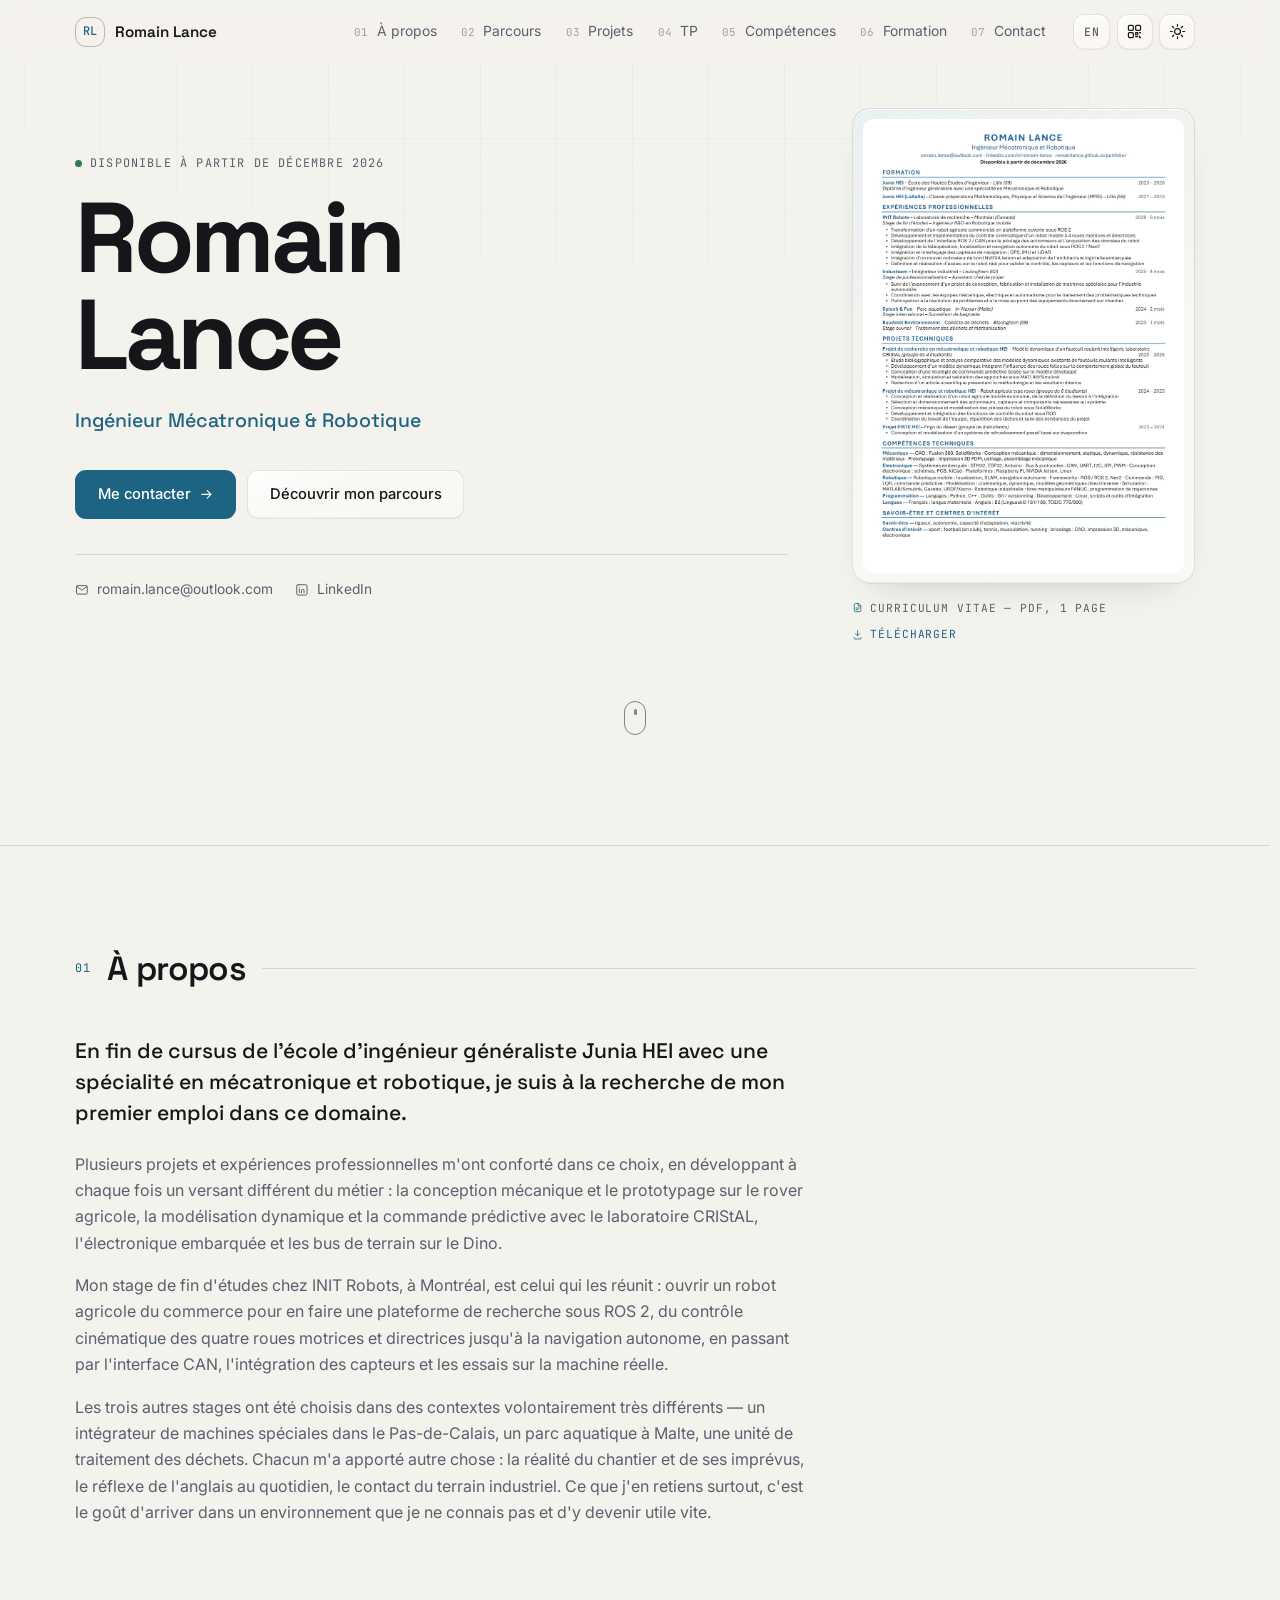
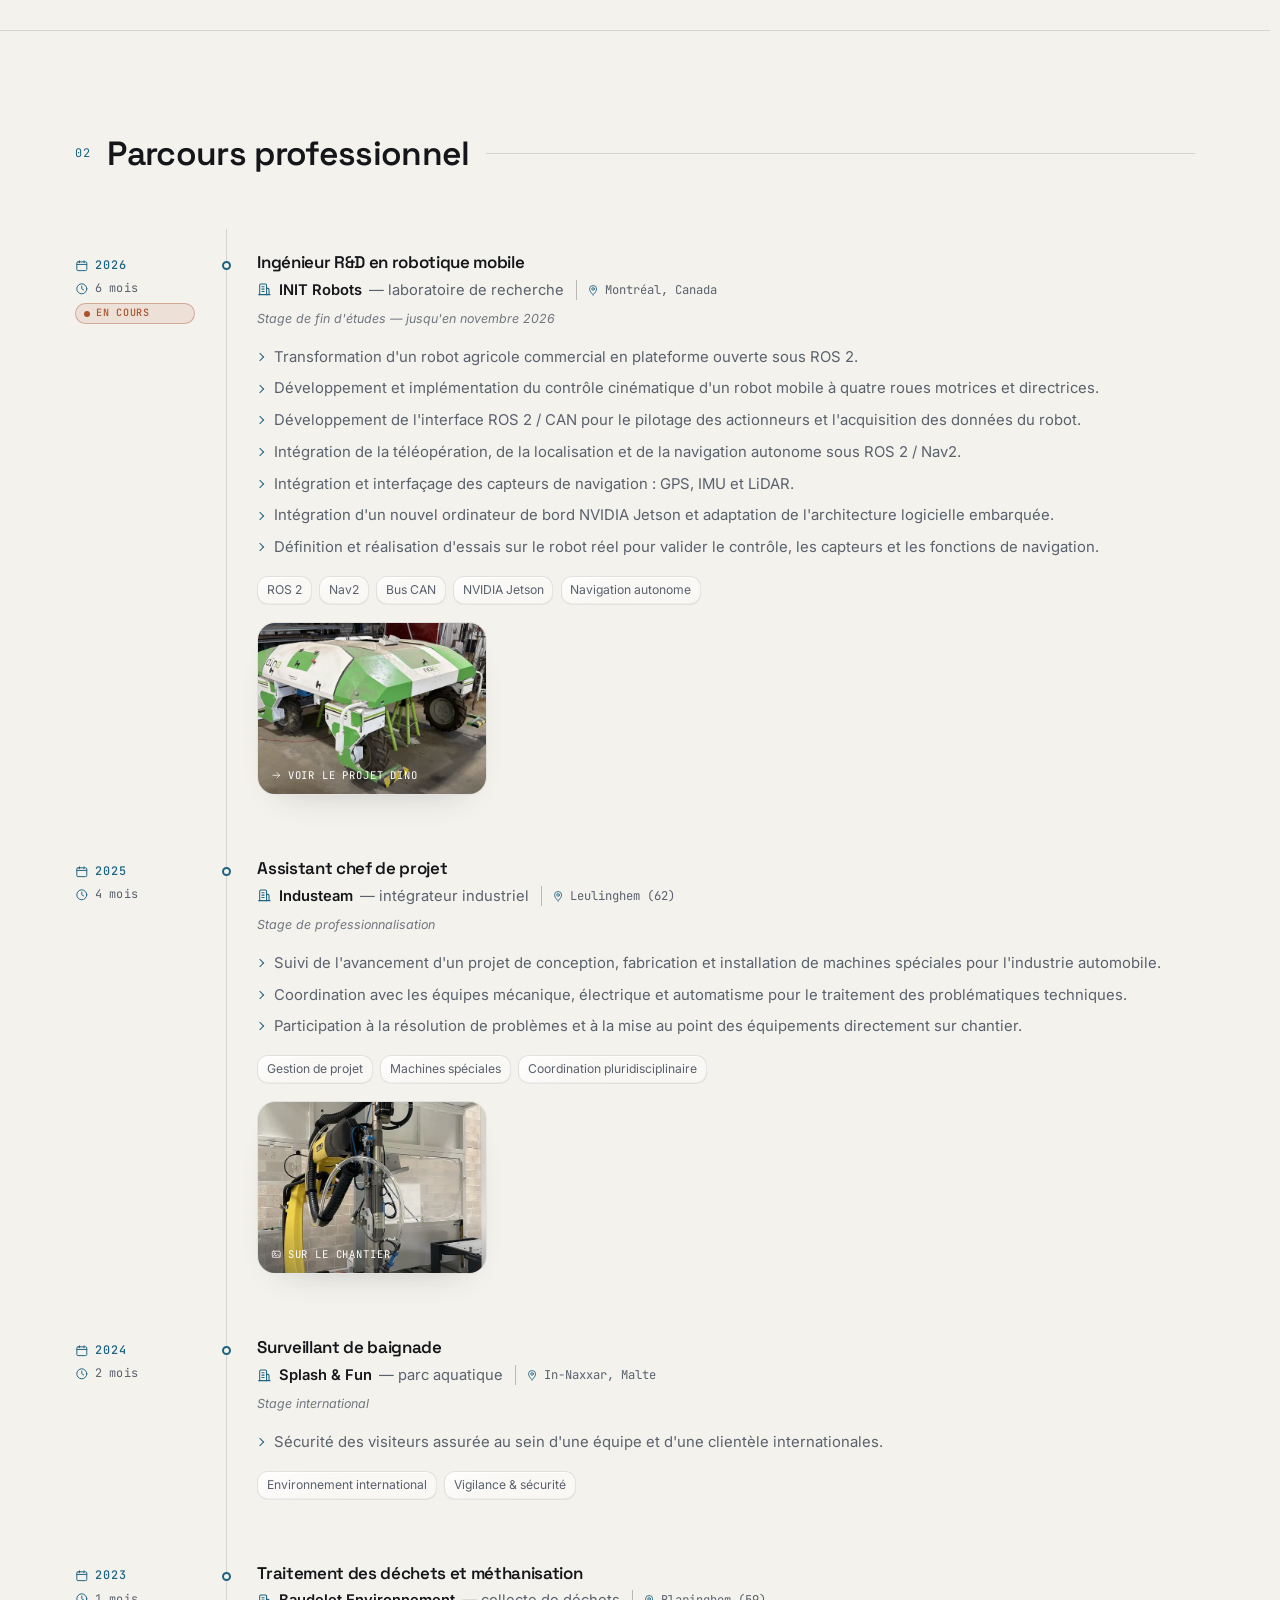
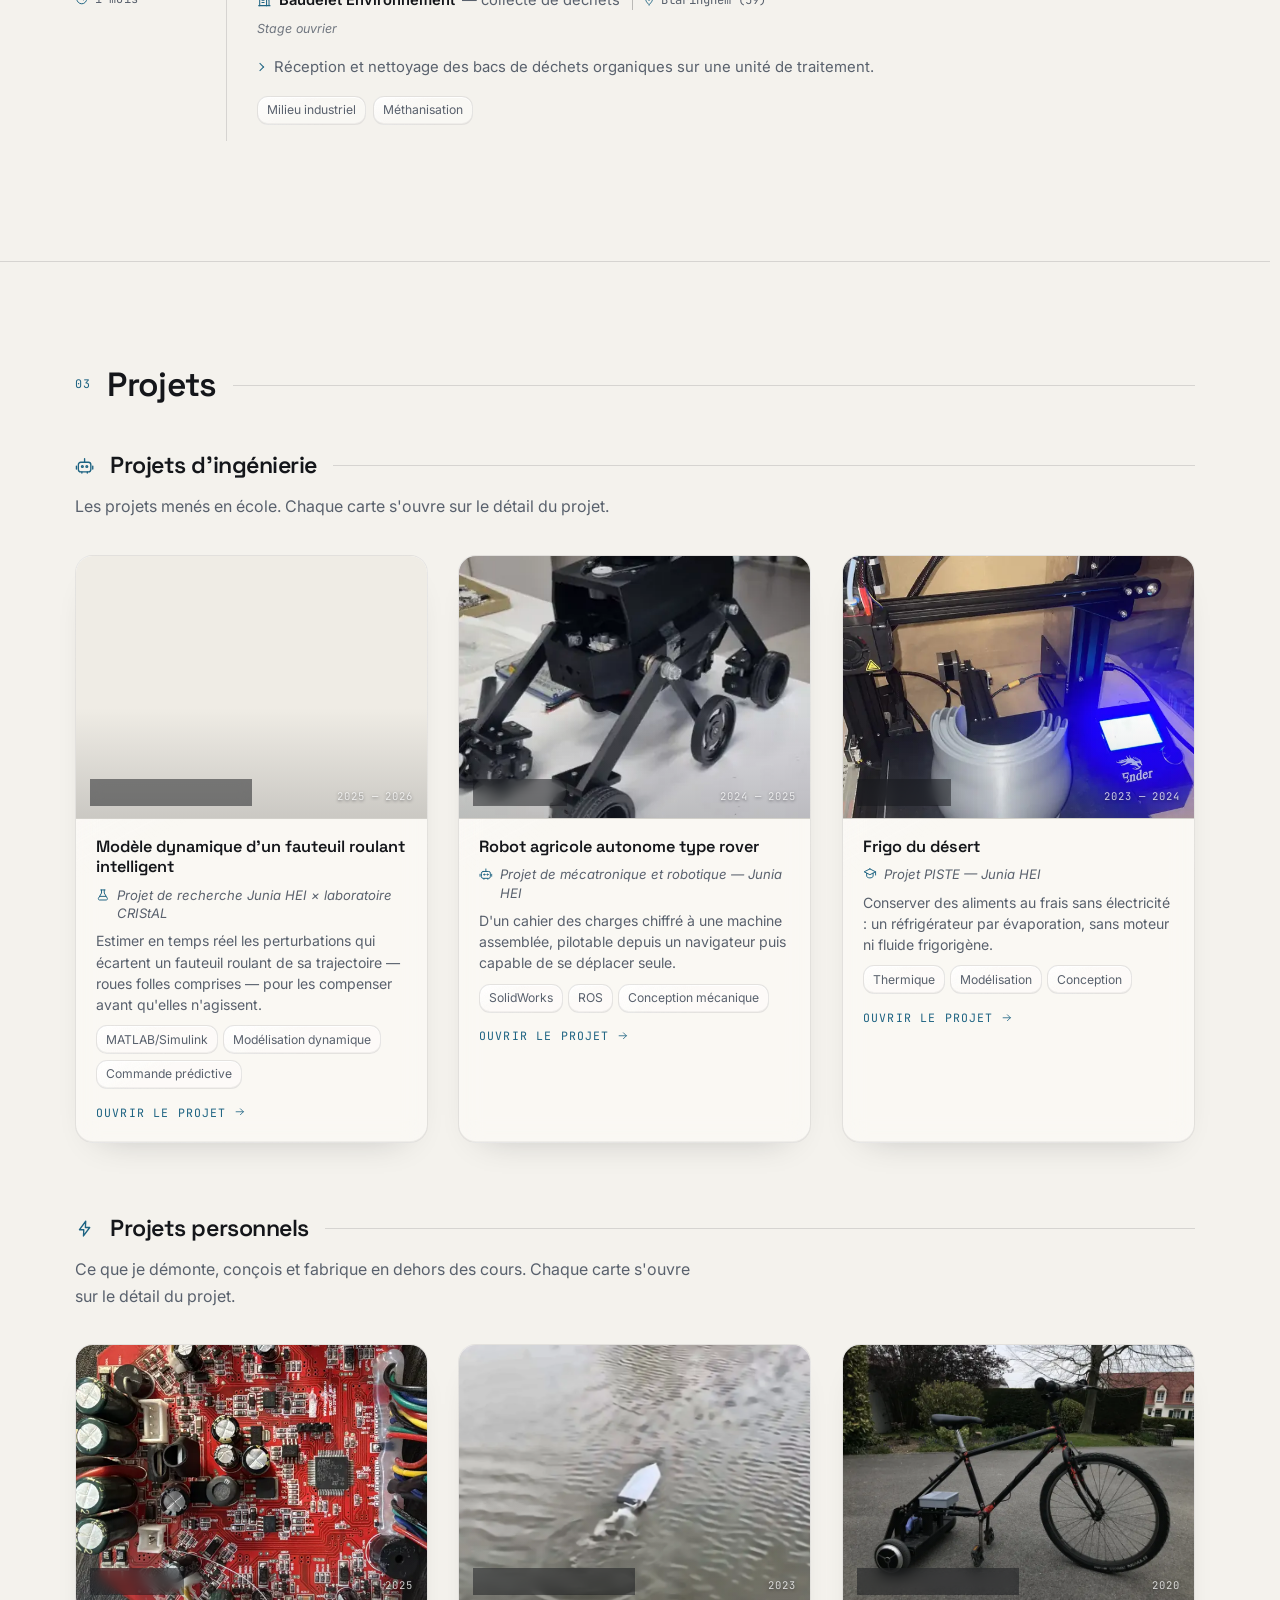
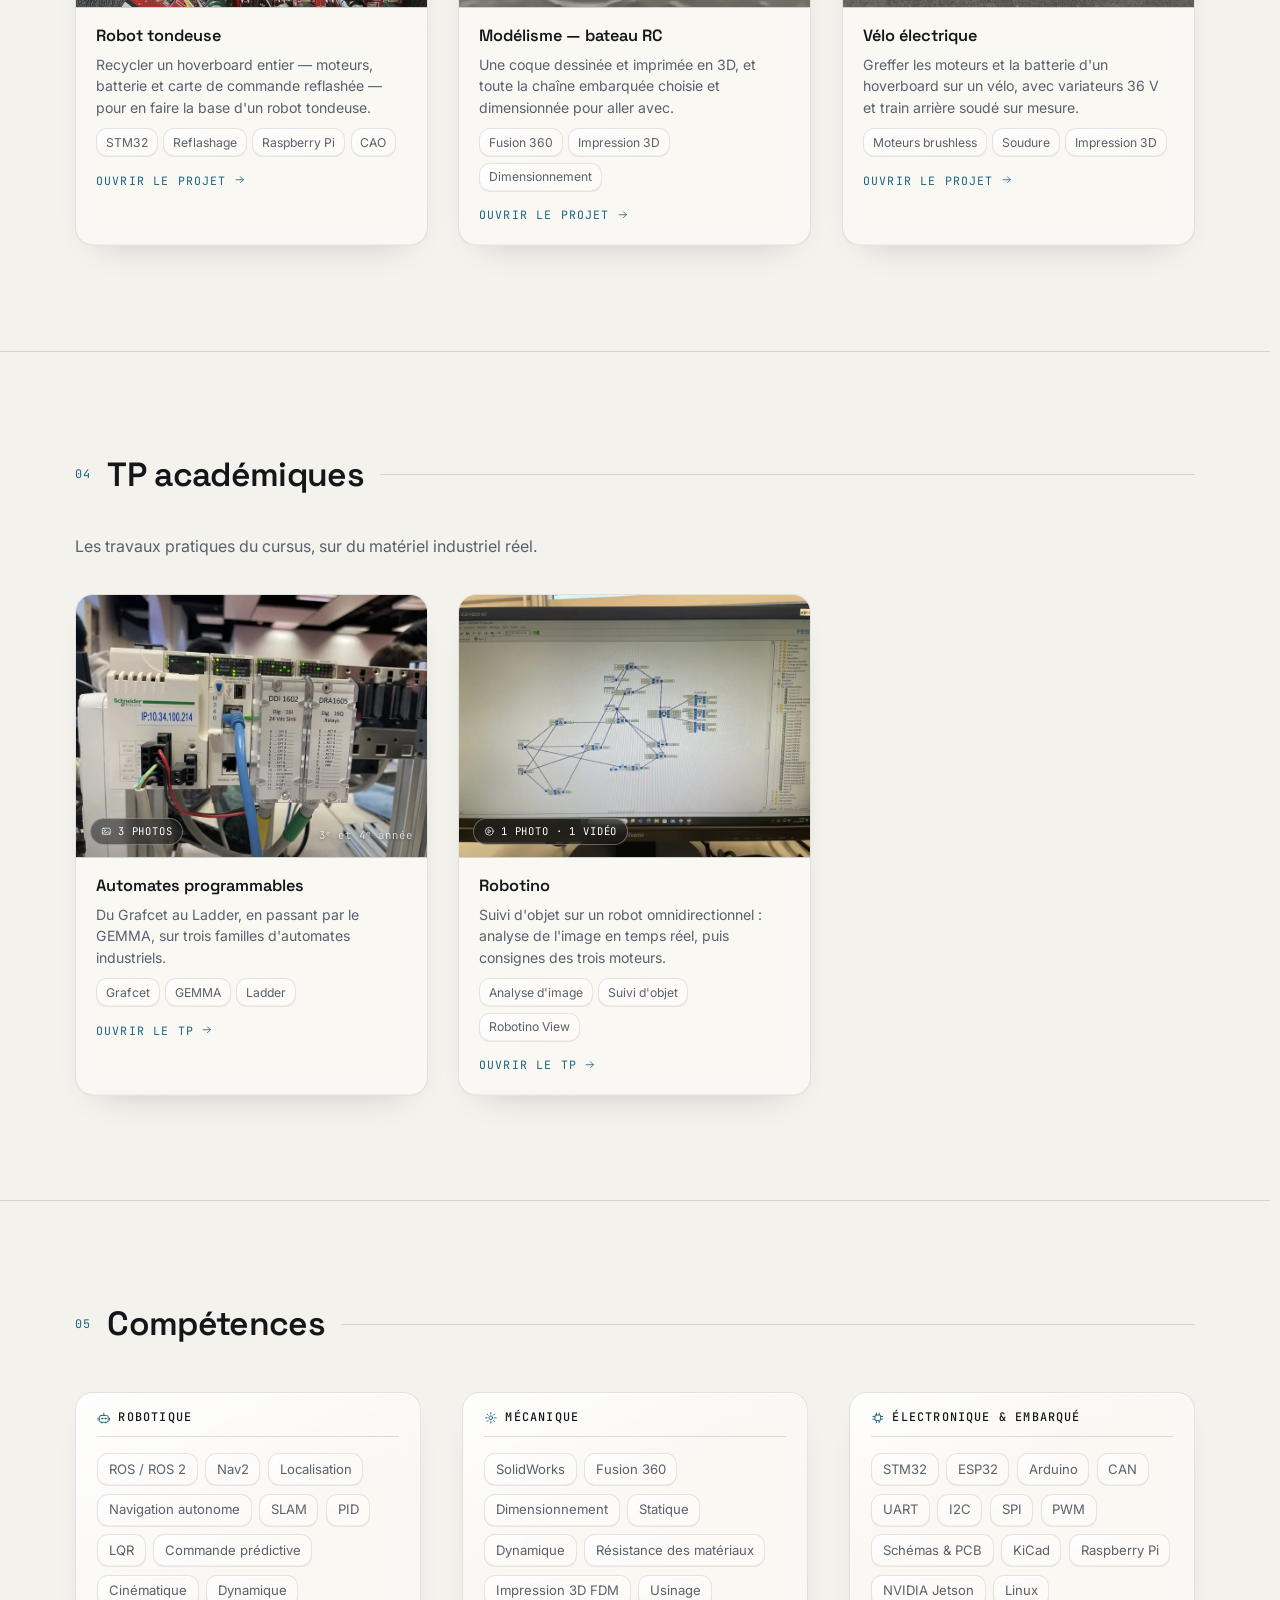
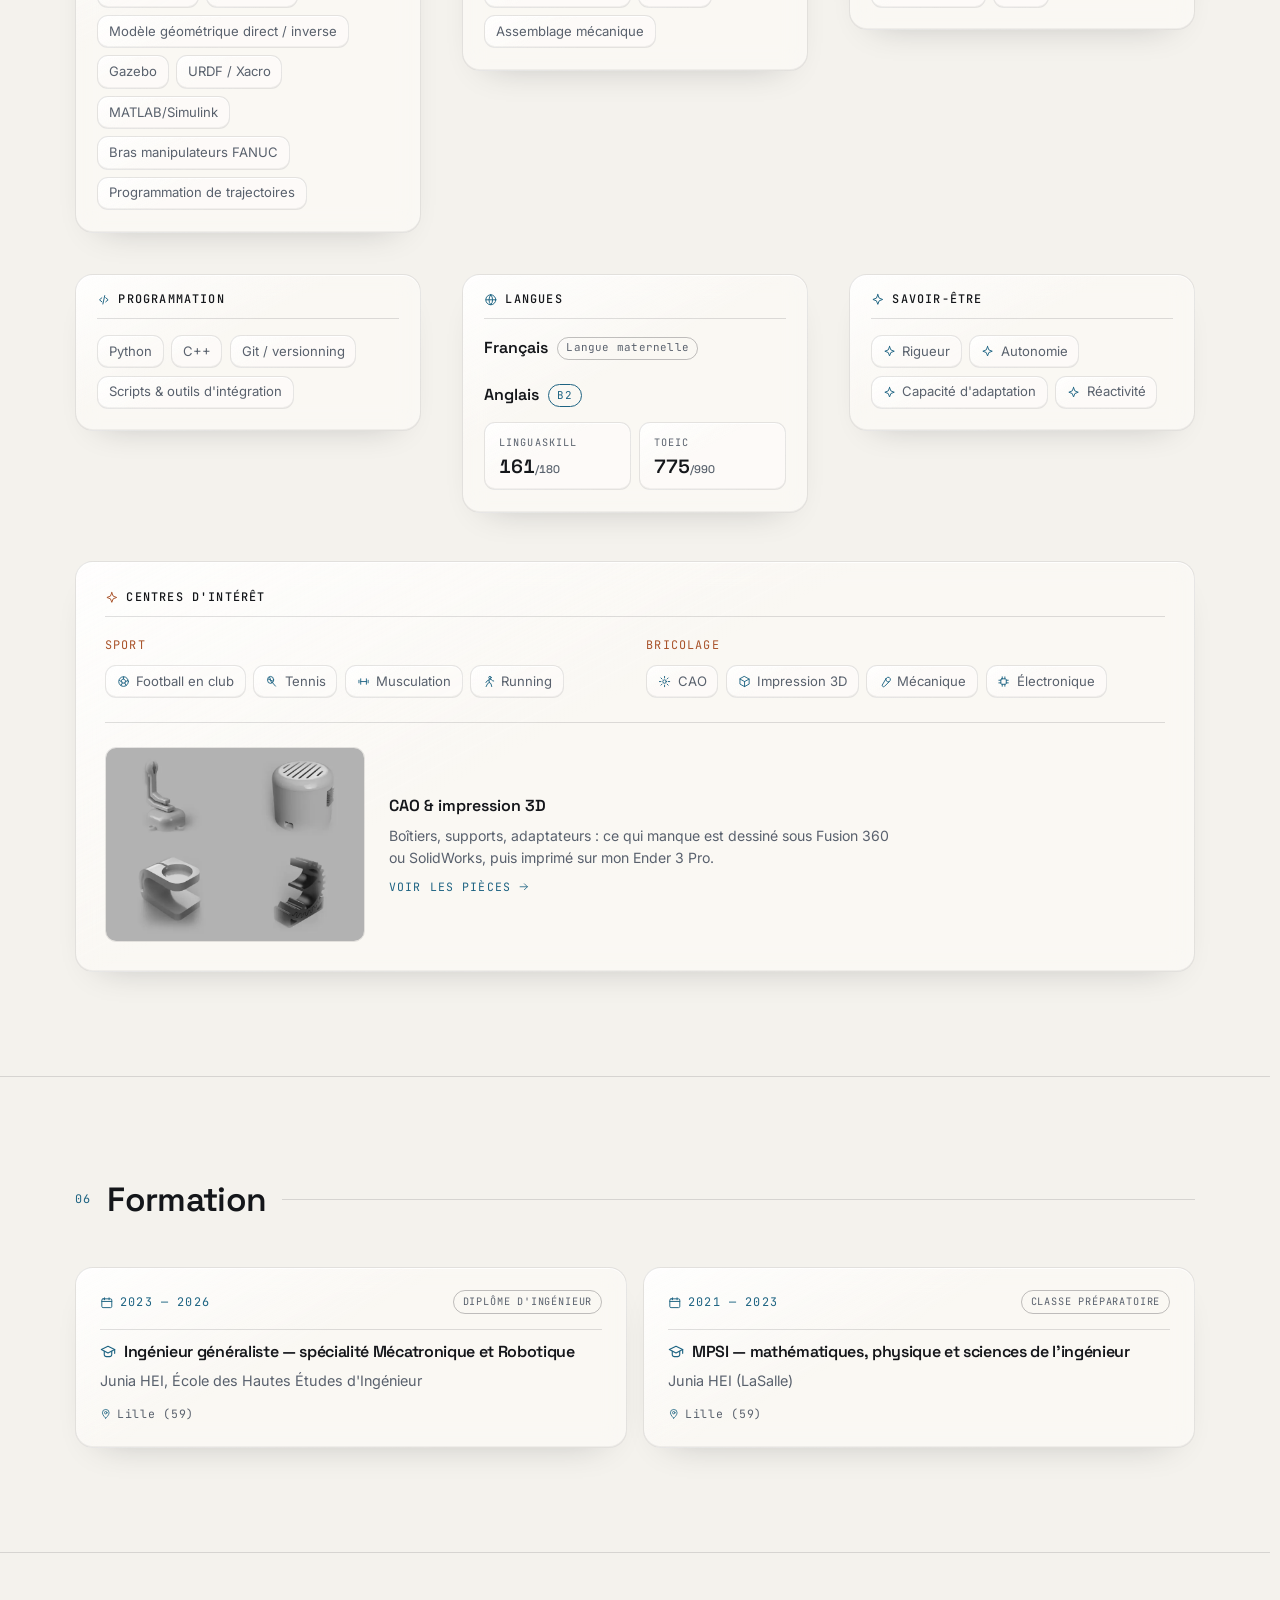
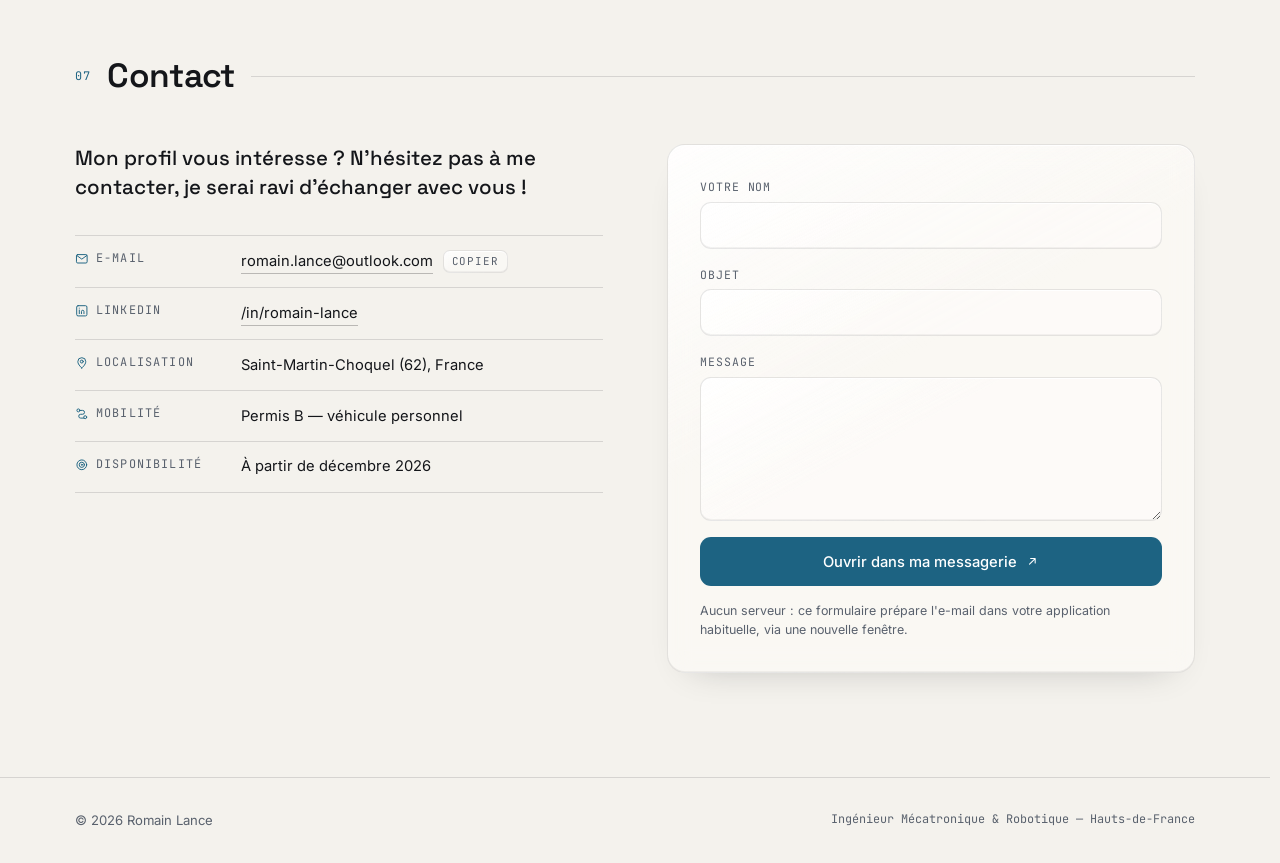
<file: index.html>
<!DOCTYPE html>
<html lang="fr" data-theme="light">
<head>
  <meta charset="UTF-8">
  <meta name="viewport" content="width=device-width, initial-scale=1">

  <title>Romain Lance — Ingénieur Mécatronique &amp; Robotique</title>
  <meta name="description" content="Portfolio de Romain Lance, ingénieur en mécatronique et robotique : robotique mobile, ROS 2, modélisation dynamique, conception mécanique et systèmes embarqués.">
  <link rel="canonical" href="https://romainlance.github.io/portfolio/">
  <meta name="author" content="Romain Lance">
  <meta name="theme-color" content="#f4f2ed" media="(prefers-color-scheme: light)">
  <meta name="theme-color" content="#0e1014" media="(prefers-color-scheme: dark)">

  <!-- Aperçu lors d'un partage (LinkedIn, messageries…) -->
  <meta property="og:type" content="profile">
  <meta property="og:title" content="Romain Lance — Ingénieur Mécatronique &amp; Robotique">
  <meta property="og:description" content="Robotique mobile, ROS 2, modélisation dynamique et conception mécatronique.">
  <meta property="og:locale" content="fr_FR">
  <meta property="og:url" content="https://romainlance.github.io/portfolio/">
  <meta property="og:image" content="https://romainlance.github.io/portfolio/assets/og-card.jpg">
  <meta property="og:image:width" content="1200">
  <meta property="og:image:height" content="630">
  <meta name="twitter:card" content="summary_large_image">

  <!-- Favicon : monogramme généré en SVG, aucun fichier externe -->
  <link rel="icon" href="data:image/svg+xml,<svg xmlns='http://www.w3.org/2000/svg' viewBox='0 0 100 100'><rect width='100' height='100' rx='18' fill='%231d6382'/><text x='50' y='69' font-family='ui-monospace,monospace' font-size='46' font-weight='700' fill='%23ffffff' text-anchor='middle'>RL</text></svg>">

  <!-- Polices : Space Grotesk (titres), Inter (texte), JetBrains Mono (métadonnées) -->
  <link rel="preconnect" href="https://fonts.googleapis.com">
  <link rel="preconnect" href="https://fonts.gstatic.com" crossorigin>
  <link href="https://fonts.googleapis.com/css2?family=Inter:wght@400;500;600&family=JetBrains+Mono:wght@400;500&family=Space+Grotesk:wght@500;600;700&display=swap" rel="stylesheet">

  <link rel="stylesheet" href="css/style.css">

  <!--
    Applique le thème et arme l'animation d'entrée AVANT le premier rendu,
    pour éviter le flash de couleur puis le sursaut du contenu.
    Volontairement inline et bloquant : c'est le seul cas où ça se justifie.
  -->
  <script>
    (function () {
      var root = document.documentElement;

      try {
        var saved = localStorage.getItem('theme');
        var prefersDark = window.matchMedia('(prefers-color-scheme: dark)').matches;
        root.dataset.theme = saved || (prefersDark ? 'dark' : 'light');
      } catch (e) { /* localStorage indisponible (navigation privée) : on garde le thème clair */ }

      // Masque les éléments animés à l'entrée ; js/effects.js les dévoile.
      root.classList.add('js-intro');

      // Filet de sécurité : si effects.js ne s'exécute pas (erreur réseau,
      // script bloqué), on redonne la main au contenu au bout de 2,5 s.
      window.setTimeout(function () {
        if (!root.hasAttribute('data-intro-ready')) { root.classList.remove('js-intro'); }
      }, 2500);
    })();
  </script>

  <script src="js/icons.js" defer></script>

  <!-- Données structurées : aide les moteurs de recherche à identifier la personne -->
  <script type="application/ld+json">
  {
    "@context": "https://schema.org",
    "@type": "Person",
    "name": "Romain Lance",
    "jobTitle": "Ingénieur Mécatronique et Robotique",
    "email": "mailto:romain.lance@outlook.com",
    "address": { "@type": "PostalAddress", "addressLocality": "Saint-Martin-Choquel", "addressRegion": "Pas-de-Calais", "addressCountry": "FR" },
    "alumniOf": { "@type": "CollegeOrUniversity", "name": "Junia HEI — École des Hautes Études d'Ingénieur" },
    "sameAs": ["https://www.linkedin.com/in/romain-lance"],
    "knowsAbout": ["Robotique mobile", "ROS 2", "Mécatronique", "Modélisation dynamique", "Systèmes embarqués", "Conception mécanique"]
  }
  </script>
</head>

<body>
  <a class="skip-link" href="#apropos">Aller au contenu</a>

  <!-- Barre de progression de lecture -->
  <div class="progress" aria-hidden="true"><span class="progress__bar" id="progressBar"></span></div>

  <!-- ============================================================
       NAVIGATION
       ============================================================ -->
  <header class="nav" id="nav">
    <div class="nav__inner">
      <a href="#top" class="nav__brand">
        <span class="nav__mark" aria-hidden="true">RL</span>
        <span class="nav__name">Romain&nbsp;Lance</span>
      </a>

      <nav class="nav__links" id="navLinks" aria-label="Navigation principale">
        <a href="#apropos"><span aria-hidden="true">01</span> À propos</a>
        <a href="#parcours"><span aria-hidden="true">02</span> Parcours</a>
        <a href="#projets"><span aria-hidden="true">03</span> Projets</a>
        <a href="#tp"><span aria-hidden="true">04</span> TP</a>
        <a href="#competences"><span aria-hidden="true">05</span> Compétences</a>
        <a href="#formation"><span aria-hidden="true">06</span> Formation</a>
        <a href="#contact"><span aria-hidden="true">07</span> Contact</a>
      </nav>

      <div class="nav__actions">
        <button class="icon-btn icon-btn--lang" id="langToggle" type="button"
                aria-label="Switch to English" title="Switch to English">EN</button>
        <button class="icon-btn" id="qrToggle" type="button" aria-label="Afficher le QR code du site" title="Ouvrir sur téléphone" aria-haspopup="dialog">
          <svg class="ico" aria-hidden="true"><use href="#i-qr"></use></svg>
        </button>
        <button class="icon-btn" id="themeToggle" type="button" aria-label="Basculer le thème sombre" title="Basculer le thème">
          <svg class="ico icon-sun" aria-hidden="true"><use href="#i-sun"></use></svg>
          <svg class="ico icon-moon" aria-hidden="true"><use href="#i-moon"></use></svg>
        </button>
        <button class="icon-btn nav__burger" id="navToggle" type="button" aria-label="Ouvrir le menu" aria-expanded="false" aria-controls="navLinks">
          <svg class="ico" aria-hidden="true"><use href="#i-menu"></use></svg>
        </button>
      </div>
    </div>
  </header>

  <!--
    Pas d'`id="top"` ici : la barre de navigation est en `position: sticky`,
    elle occupe donc les 64 premiers pixels du flux. Un ancrage posé sur
    <main> renverrait sous la barre, en laissant de quoi remonter encore.
    Sans élément portant cet identifiant, « #top » est traité par le
    navigateur comme le haut du document — c'est prévu par la norme HTML,
    et c'est exactement le comportement attendu du logo.
  -->
  <main>

    <!-- ============================================================
         HERO
         ============================================================ -->
    <section class="hero" id="hero">
      <!-- Halo suivant le curseur, purement décoratif -->
      <div class="hero__aura" aria-hidden="true"></div>

      <div class="wrap hero__grid">

        <div class="hero__text">
          <p class="eyebrow intro" data-intro="1">
            <span class="dot" aria-hidden="true"></span>
            Disponible à partir de décembre 2026
          </p>

          <!-- Chaque ligne est masquée puis dévoilée par le haut au chargement -->
          <h1 class="hero__name">
            <span class="line intro" data-intro="2"><span>Romain</span></span>
            <span class="line intro" data-intro="3"><span>Lance</span></span>
          </h1>

          <p class="hero__role intro" data-intro="4">Ingénieur Mécatronique &amp;&nbsp;Robotique</p>

          <div class="hero__cta intro" data-intro="6">
            <a class="btn btn--primary magnetic" href="#contact">
              Me contacter
              <svg class="ico" aria-hidden="true"><use href="#i-arrow"></use></svg>
            </a>
            <a class="btn btn--ghost magnetic" href="#parcours">Découvrir mon parcours</a>
          </div>

          <ul class="hero__social intro" data-intro="7">
            <li>
              <a href="mailto:romain.lance@outlook.com" target="_blank" rel="noopener noreferrer">
                <svg class="ico" aria-hidden="true"><use href="#i-mail"></use></svg>
                romain.lance@outlook.com
              </a>
            </li>
            <li>
              <a href="https://www.linkedin.com/in/romain-lance" target="_blank" rel="noopener noreferrer">
                <svg class="ico" aria-hidden="true"><use href="#i-linkedin"></use></svg>
                LinkedIn
              </a>
            </li>
          </ul>
        </div>

        <!-- Aperçu du CV : la vignette est un rendu de assets/cv-romain-lance.pdf,
             et le bloc entier ouvre ce PDF dans un nouvel onglet. -->
        <aside class="hero__plate intro" data-intro="4">
          <!-- La carte ouvre la visionneuse ; le téléchargement est une action
               distincte, juste en dessous. Un <a download> imbriqué dans le
               bouton serait invalide, et surtout indistinguable au clic. -->
          <button class="cv tilt" id="cvCard" type="button" aria-haspopup="dialog">
            <img class="cv__page" src="assets/cv-preview.webp" width="900" height="1273"
                 alt="Aperçu du CV de Romain Lance" decoding="async">

            <span class="cv__scan" aria-hidden="true"></span>

            <span class="cv__overlay">
              <span class="cv__action">
                <svg class="ico" aria-hidden="true"><use href="#i-expand"></use></svg>
                Voir en plein écran
              </span>
            </span>
          </button>

          <div class="cv__meta">
            <p class="cv__caption">
              <svg class="ico" aria-hidden="true"><use href="#i-doc"></use></svg>
              Curriculum vitae — PDF, 1 page
            </p>
            <a class="cv__download" id="cvDownload" href="assets/cv-romain-lance.pdf" download>
              <svg class="ico" aria-hidden="true"><use href="#i-download"></use></svg>
              Télécharger
            </a>
          </div>
        </aside>

      </div>

      <a class="hero__scroll intro" data-intro="7" href="#apropos"
         aria-label="Aller à la section À propos">
        <span class="hero__mouse" aria-hidden="true"><span class="hero__wheel"></span></span>
        <span class="hero__chevrons" aria-hidden="true">
          <svg class="ico"><use href="#i-chevron"></use></svg>
          <svg class="ico"><use href="#i-chevron"></use></svg>
        </span>
      </a>
    </section>

    <!-- ============================================================
         01 — À PROPOS
         ============================================================ -->
    <section id="apropos" class="section">
      <div class="wrap">
        <header class="section__head reveal" data-reveal="up">
          <span class="section__num" aria-hidden="true">01</span>
          <h2>À propos</h2>
          <span class="section__rule" aria-hidden="true"></span>
        </header>

        <div class="about">
          <div class="about__text">
            <p class="lead reveal" data-reveal="up">
              En fin de cursus de l'école d'ingénieur généraliste Junia&nbsp;HEI avec une
              spécialité en mécatronique et robotique, je suis à la recherche de mon premier
              emploi dans ce domaine.
            </p>
            <p class="reveal" data-reveal="up">
              Plusieurs projets et expériences professionnelles m'ont conforté dans ce choix,
              en développant à chaque fois un versant différent du métier : la conception
              mécanique et le prototypage sur le rover agricole, la modélisation dynamique et
              la commande prédictive avec le laboratoire CRIStAL, l'électronique embarquée et
              les bus de terrain sur le Dino.
            </p>
            <p class="reveal" data-reveal="up">
              Mon stage de fin d'études chez INIT&nbsp;Robots, à Montréal, est celui qui les
              réunit : ouvrir un robot agricole du commerce pour en faire une plateforme de
              recherche sous ROS&nbsp;2, du contrôle cinématique des quatre roues motrices et
              directrices jusqu'à la navigation autonome, en passant par l'interface CAN,
              l'intégration des capteurs et les essais sur la machine réelle.
            </p>
            <p class="reveal" data-reveal="up">
              Les trois autres stages ont été choisis dans des contextes volontairement très
              différents — un intégrateur de machines spéciales dans le Pas-de-Calais, un parc
              aquatique à Malte, une unité de traitement des déchets. Chacun m'a apporté autre
              chose : la réalité du chantier et de ses imprévus, le réflexe de l'anglais au
              quotidien, le contact du terrain industriel. Ce que j'en retiens surtout, c'est
              le goût d'arriver dans un environnement que je ne connais pas et d'y devenir
              utile vite.
            </p>
          </div>

        </div>
      </div>
    </section>

    <!-- ============================================================
         02 — PARCOURS PROFESSIONNEL
         ============================================================ -->
    <section id="parcours" class="section">
      <div class="wrap">
        <header class="section__head reveal" data-reveal="up">
          <span class="section__num" aria-hidden="true">02</span>
          <h2>Parcours professionnel</h2>
          <span class="section__rule" aria-hidden="true"></span>
        </header>

        <!-- Le rail se remplit au fil du défilement (voir js/effects.js) -->
        <ol class="timeline" id="timeline">
          <span class="timeline__rail" aria-hidden="true"><span class="timeline__fill" id="timelineFill"></span></span>

          <li class="tl reveal" data-reveal="up" tabindex="0">
            <div class="tl__meta">
              <time datetime="2026"><svg class="ico" aria-hidden="true"><use href="#i-calendar"></use></svg> 2026</time>
              <span class="tl__dur"><svg class="ico" aria-hidden="true"><use href="#i-clock"></use></svg> 6 mois</span>
              <span class="now"><span class="dot" aria-hidden="true"></span> En cours</span>
            </div>
            <div class="tl__body">
              <h3 class="tl__role">Ingénieur R&amp;D en robotique mobile</h3>
              <p class="tl__org">
                <svg class="ico" aria-hidden="true"><use href="#i-building"></use></svg>
                <strong>INIT Robots</strong> — laboratoire de recherche
                <span class="tl__loc"><svg class="ico" aria-hidden="true"><use href="#i-pin"></use></svg> Montréal, Canada</span>
              </p>
              <p class="tl__kind">Stage de fin d'études — jusqu'en novembre 2026</p>
              <ul class="tl__list">
                <li>Transformation d'un robot agricole commercial en plateforme ouverte sous ROS&nbsp;2.</li>
                <li>Développement et implémentation du contrôle cinématique d'un robot mobile à quatre roues motrices et directrices.</li>
                <li>Développement de l'interface ROS&nbsp;2 / CAN pour le pilotage des actionneurs et l'acquisition des données du robot.</li>
                <li>Intégration de la téléopération, de la localisation et de la navigation autonome sous ROS&nbsp;2 / Nav2.</li>
                <li>Intégration et interfaçage des capteurs de navigation : GPS, IMU et LiDAR.</li>
                <li>Intégration d'un nouvel ordinateur de bord NVIDIA Jetson et adaptation de l'architecture logicielle embarquée.</li>
                <li>Définition et réalisation d'essais sur le robot réel pour valider le contrôle, les capteurs et les fonctions de navigation.</li>
              </ul>
              <ul class="tags tags--sm">
                <li>ROS 2</li><li>Nav2</li><li>Bus CAN</li><li>NVIDIA Jetson</li><li>Navigation autonome</li>
              </ul>

              <!-- Le projet mené pendant ce stage n'a pas de carte ailleurs sur
                   le site : c'est cette vignette qui ouvre sa fiche, comme pour
                   le stage Industeam plus bas. -->
              <button type="button" class="tl__shot tilt" data-album="prj-dino"
                      aria-haspopup="dialog" aria-label="Ouvrir la fiche du projet Dino">
                <img src="assets/projets/dino/1-sm.webp" width="800" height="450"
                     loading="lazy" decoding="async" alt="">
                <span class="tl__shot-label">
                  <svg class="ico" aria-hidden="true"><use href="#i-arrow"></use></svg>
                  Voir le projet Dino
                </span>
              </button>
            </div>
          </li>

          <li class="tl reveal" data-reveal="up" tabindex="0">
            <div class="tl__meta">
              <time datetime="2025"><svg class="ico" aria-hidden="true"><use href="#i-calendar"></use></svg> 2025</time>
              <span class="tl__dur"><svg class="ico" aria-hidden="true"><use href="#i-clock"></use></svg> 4 mois</span>
            </div>
            <div class="tl__body">
              <h3 class="tl__role">Assistant chef de projet</h3>
              <p class="tl__org">
                <svg class="ico" aria-hidden="true"><use href="#i-building"></use></svg>
                <strong>Industeam</strong> — intégrateur industriel
                <span class="tl__loc"><svg class="ico" aria-hidden="true"><use href="#i-pin"></use></svg> Leulinghem (62)</span>
              </p>
              <p class="tl__kind">Stage de professionnalisation</p>
              <ul class="tl__list">
                <li>Suivi de l'avancement d'un projet de conception, fabrication et installation de machines spéciales pour l'industrie automobile.</li>
                <li>Coordination avec les équipes mécanique, électrique et automatisme pour le traitement des problématiques techniques.</li>
                <li>Participation à la résolution de problèmes et à la mise au point des équipements directement sur chantier.</li>
              </ul>
              <ul class="tags tags--sm">
                <li>Gestion de projet</li><li>Machines spéciales</li><li>Coordination pluridisciplinaire</li>
              </ul>

              <!-- La vignette ouvre la même visionneuse que les albums -->
              <button type="button" class="tl__shot tilt" data-album="alb-industeam"
                      aria-haspopup="dialog" aria-label="Agrandir la photo de l'atelier">
                <img src="assets/parcours/industeam/1-sm.webp" width="600" height="800"
                     loading="lazy" decoding="async" alt="">
                <span class="tl__shot-label">
                  <svg class="ico" aria-hidden="true"><use href="#i-image"></use></svg>
                  Sur le chantier
                </span>
              </button>
            </div>
          </li>

          <li class="tl reveal" data-reveal="up" tabindex="0">
            <div class="tl__meta">
              <time datetime="2024"><svg class="ico" aria-hidden="true"><use href="#i-calendar"></use></svg> 2024</time>
              <span class="tl__dur"><svg class="ico" aria-hidden="true"><use href="#i-clock"></use></svg> 2 mois</span>
            </div>
            <div class="tl__body">
              <h3 class="tl__role">Surveillant de baignade</h3>
              <p class="tl__org">
                <svg class="ico" aria-hidden="true"><use href="#i-building"></use></svg>
                <strong>Splash &amp; Fun</strong> — parc aquatique
                <span class="tl__loc"><svg class="ico" aria-hidden="true"><use href="#i-pin"></use></svg> In-Naxxar, Malte</span>
              </p>
              <p class="tl__kind">Stage international</p>
              <ul class="tl__list">
                <li>Sécurité des visiteurs assurée au sein d'une équipe et d'une clientèle internationales.</li>
              </ul>
              <ul class="tags tags--sm">
                <li>Environnement international</li><li>Vigilance &amp; sécurité</li>
              </ul>
            </div>
          </li>

          <li class="tl reveal" data-reveal="up" tabindex="0">
            <div class="tl__meta">
              <time datetime="2023"><svg class="ico" aria-hidden="true"><use href="#i-calendar"></use></svg> 2023</time>
              <span class="tl__dur"><svg class="ico" aria-hidden="true"><use href="#i-clock"></use></svg> 1 mois</span>
            </div>
            <div class="tl__body">
              <h3 class="tl__role">Traitement des déchets et méthanisation</h3>
              <p class="tl__org">
                <svg class="ico" aria-hidden="true"><use href="#i-building"></use></svg>
                <strong>Baudelet Environnement</strong> — collecte de déchets
                <span class="tl__loc"><svg class="ico" aria-hidden="true"><use href="#i-pin"></use></svg> Blaringhem (59)</span>
              </p>
              <p class="tl__kind">Stage ouvrier</p>
              <ul class="tl__list">
                <li>Réception et nettoyage des bacs de déchets organiques sur une unité de traitement.</li>
              </ul>
              <ul class="tags tags--sm">
                <li>Milieu industriel</li><li>Méthanisation</li>
              </ul>
            </div>
          </li>

        </ol>
      </div>
    </section>

    <!-- ============================================================
         03 — PROJETS
         Une seule section pour deux familles : les projets d'ingénierie et
         les projets personnels. Les séparer donnait deux entrées de menu pour
         une même idée, et deux styles de carte pour un même geste — toutes
         ouvrent leur fiche dans la fenêtre du bas de page.
         ============================================================ -->
    <section id="projets" class="section">
      <div class="wrap">
        <header class="section__head reveal" data-reveal="up">
          <span class="section__num" aria-hidden="true">03</span>
          <h2>Projets</h2>
          <span class="section__rule" aria-hidden="true"></span>
        </header>

        <div class="section__group">
          <header class="section__head section__head--sub reveal" data-reveal="up">
            <svg class="ico" aria-hidden="true"><use href="#i-robot"></use></svg>
            <h3>Projets d'ingénierie</h3>
            <span class="section__rule" aria-hidden="true"></span>
          </header>

          <p class="section__lede reveal" data-reveal="up">
            Les projets menés en école. Chaque carte s'ouvre sur le détail du projet.
          </p>

          <div class="albums">
            <button type="button" class="album reveal tilt" data-reveal="scale"
                    data-album="prj-fauteuil" aria-haspopup="dialog">
              <span class="album__cover">
                <img src="assets/projets/fauteuil-roulant/1-sm.webp" width="800" height="600"
                     loading="lazy" decoding="async" alt="">
                <span class="album__count">
                  <svg class="ico" aria-hidden="true"><use href="#i-play"></use></svg>
                  2 photos · 1 vidéo
                </span>
                <span class="album__year">2025 — 2026</span>
              </span>
              <span class="album__body">
                <span class="album__title">Modèle dynamique d'un fauteuil roulant intelligent</span>
                <span class="album__context">
                  <svg class="ico" aria-hidden="true"><use href="#i-flask"></use></svg>
                  Projet de recherche Junia HEI × laboratoire CRIStAL
                </span>
                <span class="album__sub">
                  Estimer en temps réel les perturbations qui écartent un fauteuil roulant de sa trajectoire — roues folles comprises — pour les compenser avant qu'elles n'agissent.
                </span>
                <span class="album__tags">
                  <span>MATLAB/Simulink</span><span>Modélisation dynamique</span><span>Commande prédictive</span>
                </span>
                <span class="album__cta">
                  Ouvrir le projet
                  <svg class="ico" aria-hidden="true"><use href="#i-arrow"></use></svg>
                </span>
              </span>
            </button>

            <button type="button" class="album reveal tilt" data-reveal="scale"
                    data-album="prj-rover" aria-haspopup="dialog">
              <span class="album__cover">
                <img src="assets/projets/rover/1-sm.webp" width="464" height="526"
                     loading="lazy" decoding="async" alt="">
                <span class="album__count">
                  <svg class="ico" aria-hidden="true"><use href="#i-image"></use></svg>
                  3 photos
                </span>
                <span class="album__year">2024 — 2025</span>
              </span>
              <span class="album__body">
                <span class="album__title">Robot agricole autonome type rover</span>
                <span class="album__context">
                  <svg class="ico" aria-hidden="true"><use href="#i-robot"></use></svg>
                  Projet de mécatronique et robotique — Junia HEI
                </span>
                <span class="album__sub">
                  D'un cahier des charges chiffré à une machine assemblée, pilotable depuis un navigateur puis capable de se déplacer seule.
                </span>
                <span class="album__tags">
                  <span>SolidWorks</span><span>ROS</span><span>Conception mécanique</span>
                </span>
                <span class="album__cta">
                  Ouvrir le projet
                  <svg class="ico" aria-hidden="true"><use href="#i-arrow"></use></svg>
                </span>
              </span>
            </button>

            <button type="button" class="album reveal tilt" data-reveal="scale"
                    data-album="prj-frigo" aria-haspopup="dialog">
              <span class="album__cover">
                <img src="assets/projets/frigo-du-desert/1-sm.webp" width="600" height="800"
                     loading="lazy" decoding="async" alt="">
                <span class="album__count">
                  <svg class="ico" aria-hidden="true"><use href="#i-image"></use></svg>
                  2 photos
                </span>
                <span class="album__year">2023 — 2024</span>
              </span>
              <span class="album__body">
                <span class="album__title">Frigo du désert</span>
                <span class="album__context">
                  <svg class="ico" aria-hidden="true"><use href="#i-cap"></use></svg>
                  Projet PISTE — Junia HEI
                </span>
                <span class="album__sub">
                  Conserver des aliments au frais sans électricité : un réfrigérateur par évaporation, sans moteur ni fluide frigorigène.
                </span>
                <span class="album__tags">
                  <span>Thermique</span><span>Modélisation</span><span>Conception</span>
                </span>
                <span class="album__cta">
                  Ouvrir le projet
                  <svg class="ico" aria-hidden="true"><use href="#i-arrow"></use></svg>
                </span>
              </span>
            </button>
          </div>
        </div>

        <div class="section__group">
          <header class="section__head section__head--sub reveal" data-reveal="up">
            <svg class="ico" aria-hidden="true"><use href="#i-bolt"></use></svg>
            <h3>Projets personnels</h3>
            <span class="section__rule" aria-hidden="true"></span>
          </header>

          <p class="section__lede reveal" data-reveal="up">
            Ce que je démonte, conçois et fabrique en dehors des cours. Chaque carte s'ouvre sur le détail du projet.
          </p>

          <div class="albums">
            <button type="button" class="album reveal tilt" data-reveal="scale"
                    data-album="alb-tondeuse" aria-haspopup="dialog">
              <span class="album__cover">
                <img src="assets/albums/robot-tondeuse/1-sm.webp" width="600" height="800"
                     loading="lazy" decoding="async" alt="">
                <span class="album__count">
                  <svg class="ico" aria-hidden="true"><use href="#i-image"></use></svg>
                  5 photos
                </span>
                <span class="album__year">2025</span>
              </span>
              <span class="album__body">
                <span class="album__title">Robot tondeuse</span>
                <span class="album__sub">
                  Recycler un hoverboard entier — moteurs, batterie et carte de commande reflashée — pour en faire la base d'un robot tondeuse.
                </span>
                <span class="album__tags">
                  <span>STM32</span><span>Reflashage</span><span>Raspberry Pi</span><span>CAO</span>
                </span>
                <span class="album__cta">
                  Ouvrir le projet
                  <svg class="ico" aria-hidden="true"><use href="#i-arrow"></use></svg>
                </span>
              </span>
            </button>

            <button type="button" class="album reveal tilt" data-reveal="scale"
                    data-album="alb-bateau" aria-haspopup="dialog">
              <span class="album__cover">
                <img src="assets/albums/modelisme-bateau/4-sm.webp" width="800" height="559"
                     loading="lazy" decoding="async" alt="">
                <span class="album__count">
                  <svg class="ico" aria-hidden="true"><use href="#i-play"></use></svg>
                  4 photos · 1 vidéo
                </span>
                <span class="album__year">2023</span>
              </span>
              <span class="album__body">
                <span class="album__title">Modélisme — bateau RC</span>
                <span class="album__sub">
                  Une coque dessinée et imprimée en 3D, et toute la chaîne embarquée choisie et dimensionnée pour aller avec.
                </span>
                <span class="album__tags">
                  <span>Fusion 360</span><span>Impression 3D</span><span>Dimensionnement</span>
                </span>
                <span class="album__cta">
                  Ouvrir le projet
                  <svg class="ico" aria-hidden="true"><use href="#i-arrow"></use></svg>
                </span>
              </span>
            </button>

            <button type="button" class="album reveal tilt" data-reveal="scale"
                    data-album="alb-velo" aria-haspopup="dialog">
              <span class="album__cover">
                <img src="assets/albums/velo-electrique/1-sm.webp" width="800" height="600"
                     loading="lazy" decoding="async" alt="">
                <span class="album__count">
                  <svg class="ico" aria-hidden="true"><use href="#i-play"></use></svg>
                  3 photos · 1 vidéo
                </span>
                <span class="album__year">2020</span>
              </span>
              <span class="album__body">
                <span class="album__title">Vélo électrique</span>
                <span class="album__sub">
                  Greffer les moteurs et la batterie d'un hoverboard sur un vélo, avec variateurs 36 V et train arrière soudé sur mesure.
                </span>
                <span class="album__tags">
                  <span>Moteurs brushless</span><span>Soudure</span><span>Impression 3D</span>
                </span>
                <span class="album__cta">
                  Ouvrir le projet
                  <svg class="ico" aria-hidden="true"><use href="#i-arrow"></use></svg>
                </span>
              </span>
            </button>
          </div>
        </div>
      </div>
    </section>

    <!-- ============================================================
         04 — TP ACADÉMIQUES
         ============================================================ -->
    <section id="tp" class="section">
      <div class="wrap">
        <header class="section__head reveal" data-reveal="up">
          <span class="section__num" aria-hidden="true">04</span>
          <h2>TP académiques</h2>
          <span class="section__rule" aria-hidden="true"></span>
        </header>

        <p class="section__lede reveal" data-reveal="up">
          Les travaux pratiques du cursus, sur du matériel industriel réel.
        </p>

        <div class="albums">
          <button type="button" class="album reveal tilt" data-reveal="scale"
                  data-album="alb-automates" aria-haspopup="dialog">
            <span class="album__cover">
              <img src="assets/albums/automates-programmables/1-sm.webp" width="800" height="600"
                   loading="lazy" decoding="async" alt="">
              <span class="album__count">
                <svg class="ico" aria-hidden="true"><use href="#i-image"></use></svg>
                3 photos
              </span>
              <span class="album__year">3ᵉ et 4ᵉ année</span>
            </span>
            <span class="album__body">
              <span class="album__title">Automates programmables</span>
              <span class="album__sub">
                Du Grafcet au Ladder, en passant par le GEMMA, sur trois familles d'automates industriels.
              </span>
              <span class="album__tags">
                <span>Grafcet</span><span>GEMMA</span><span>Ladder</span>
              </span>
              <span class="album__cta">
                Ouvrir le TP
                <svg class="ico" aria-hidden="true"><use href="#i-arrow"></use></svg>
              </span>
            </span>
          </button>

          <button type="button" class="album reveal tilt" data-reveal="scale"
                  data-album="alb-robotino" aria-haspopup="dialog">
            <span class="album__cover">
              <img src="assets/albums/robotino/1-sm.webp" width="800" height="600"
                   loading="lazy" decoding="async" alt="">
              <span class="album__count">
                <svg class="ico" aria-hidden="true"><use href="#i-play"></use></svg>
                1 photo · 1 vidéo
              </span>
              <!-- Pas de repère d'année ici : je n'ai pas noté celle de ce TP. -->
            </span>
            <span class="album__body">
              <span class="album__title">Robotino</span>
              <span class="album__sub">
                Suivi d'objet sur un robot omnidirectionnel : analyse de l'image en temps réel, puis consignes des trois moteurs.
              </span>
              <span class="album__tags">
                <span>Analyse d'image</span><span>Suivi d'objet</span><span>Robotino View</span>
              </span>
              <span class="album__cta">
                Ouvrir le TP
                <svg class="ico" aria-hidden="true"><use href="#i-arrow"></use></svg>
              </span>
            </span>
          </button>
        </div>
      </div>
    </section>

    <!-- ============================================================
         05 — COMPÉTENCES
         ============================================================ -->
    <section id="competences" class="section">
      <div class="wrap">
        <header class="section__head reveal" data-reveal="up">
          <span class="section__num" aria-hidden="true">05</span>
          <h2>Compétences</h2>
          <span class="section__rule" aria-hidden="true"></span>
        </header>

        <div class="skills">

          <section class="skill reveal spotlight tilt" data-reveal="up">
            <h3 class="skill__title"><svg class="ico" aria-hidden="true"><use href="#i-robot"></use></svg> Robotique</h3>
            <ul class="tags">
              <li>ROS / ROS 2</li><li>Nav2</li><li>Localisation</li><li>Navigation autonome</li>
              <li>SLAM</li><li>PID</li><li>LQR</li><li>Commande prédictive</li>
              <li>Cinématique</li><li>Dynamique</li><li>Modèle géométrique direct / inverse</li>
              <li>Gazebo</li><li>URDF / Xacro</li><li>MATLAB/Simulink</li>
              <li>Bras manipulateurs FANUC</li><li>Programmation de trajectoires</li>
            </ul>
          </section>

          <section class="skill reveal spotlight tilt" data-reveal="up">
            <h3 class="skill__title"><svg class="ico" aria-hidden="true"><use href="#i-cog"></use></svg> Mécanique</h3>
            <ul class="tags">
              <li>SolidWorks</li><li>Fusion 360</li><li>Dimensionnement</li><li>Statique</li>
              <li>Dynamique</li><li>Résistance des matériaux</li><li>Impression 3D FDM</li>
              <li>Usinage</li><li>Assemblage mécanique</li>
            </ul>
          </section>

          <section class="skill reveal spotlight tilt" data-reveal="up">
            <h3 class="skill__title"><svg class="ico" aria-hidden="true"><use href="#i-chip"></use></svg> Électronique &amp; embarqué</h3>
            <ul class="tags">
              <li>STM32</li><li>ESP32</li><li>Arduino</li><li>CAN</li><li>UART</li><li>I2C</li>
              <li>SPI</li><li>PWM</li><li>Schémas &amp; PCB</li><li>KiCad</li>
              <li>Raspberry Pi</li><li>NVIDIA Jetson</li><li>Linux</li>
            </ul>
          </section>

          <section class="skill reveal spotlight tilt" data-reveal="up">
            <h3 class="skill__title"><svg class="ico" aria-hidden="true"><use href="#i-code"></use></svg> Programmation</h3>
            <ul class="tags">
              <li>Python</li><li>C++</li><li>Git / versionning</li>
              <li>Scripts &amp; outils d'intégration</li>
            </ul>
          </section>

          <section class="skill reveal spotlight tilt" data-reveal="up">
            <h3 class="skill__title"><svg class="ico" aria-hidden="true"><use href="#i-globe"></use></svg> Langues</h3>

            <ul class="lang">
              <li class="lang__item">
                <div class="lang__head">
                  <span class="lang__name">Français</span>
                  <span class="lang__badge lang__badge--native">Langue maternelle</span>
                </div>
              </li>

              <li class="lang__item">
                <div class="lang__head">
                  <span class="lang__name">Anglais</span>
                  <span class="lang__badge">B2</span>
                </div>

                <!-- Les deux certifications, telles quelles. Ni échelle, ni
                     jauge : le niveau est déjà dit par la pastille, le reste
                     n'est qu'un chiffre et son maximum. -->
                <ul class="certs">
                  <li class="cert tilt">
                    <span class="cert__name">Linguaskill</span>
                    <span class="cert__score">161<i>/180</i></span>
                  </li>
                  <li class="cert tilt">
                    <span class="cert__name">TOEIC</span>
                    <span class="cert__score">775<i>/990</i></span>
                  </li>
                </ul>
              </li>
            </ul>
          </section>

          <section class="skill reveal spotlight tilt" data-reveal="up">
            <h3 class="skill__title"><svg class="ico" aria-hidden="true"><use href="#i-spark"></use></svg> Savoir-être</h3>
            <ul class="tags tags--icon">
              <li><svg class="ico" aria-hidden="true"><use href="#i-spark"></use></svg> Rigueur</li>
              <li><svg class="ico" aria-hidden="true"><use href="#i-spark"></use></svg> Autonomie</li>
              <li><svg class="ico" aria-hidden="true"><use href="#i-spark"></use></svg> Capacité d'adaptation</li>
              <li><svg class="ico" aria-hidden="true"><use href="#i-spark"></use></svg> Réactivité</li>
            </ul>
          </section>

        </div>

        <section class="interests reveal spotlight tilt" data-reveal="up">
          <h3 class="interests__title">
            <svg class="ico" aria-hidden="true"><use href="#i-spark"></use></svg>
            Centres d'intérêt
          </h3>

          <div class="interests__grid">
            <div class="interest">
              <span class="interest__label">Sport</span>
              <ul class="tags tags--icon">
                <li><svg class="ico" aria-hidden="true"><use href="#i-ball"></use></svg> Football en club</li>
                <li><svg class="ico" aria-hidden="true"><use href="#i-racket"></use></svg> Tennis</li>
                <li><svg class="ico" aria-hidden="true"><use href="#i-dumbbell"></use></svg> Musculation</li>
                <li><svg class="ico" aria-hidden="true"><use href="#i-run"></use></svg> Running</li>
              </ul>
            </div>

            <div class="interest">
              <span class="interest__label">Bricolage</span>
              <ul class="tags tags--icon">
                <li><svg class="ico" aria-hidden="true"><use href="#i-cog"></use></svg> CAO</li>
                <li><svg class="ico" aria-hidden="true"><use href="#i-cube"></use></svg> Impression 3D</li>
                <li><svg class="ico" aria-hidden="true"><use href="#i-wrench"></use></svg> Mécanique</li>
                <li><svg class="ico" aria-hidden="true"><use href="#i-chip"></use></svg> Électronique</li>
              </ul>
            </div>
          </div>

          <!-- La CAO et l'impression 3D ne sont pas un projet mais une habitude :
               leur place est ici. Le bandeau court sous les deux colonnes plutôt
               que dans l'une d'elles, où il creusait un vide à côté de la plus
               courte. Il ouvre la même visionneuse que les albums. -->
          <button type="button" class="interests__proof" data-album="alb-cao" aria-haspopup="dialog">
            <img src="assets/albums/cao-impression-3d/couverture-sm.webp" width="800" height="600"
                 loading="lazy" decoding="async" alt="">
            <span class="interests__proof-body">
              <span class="interests__proof-title">CAO &amp; impression 3D</span>
              <span class="interests__proof-desc">
                Boîtiers, supports, adaptateurs : ce qui manque est dessiné sous Fusion&nbsp;360
                ou SolidWorks, puis imprimé sur mon Ender&nbsp;3 Pro.
              </span>
              <span class="interests__proof-cta">
                Voir les pièces
                <svg class="ico" aria-hidden="true"><use href="#i-arrow"></use></svg>
              </span>
            </span>
          </button>

        </section>
      </div>
    </section>

    <!-- ============================================================
         06 — FORMATION
         ============================================================ -->
    <section id="formation" class="section">
      <div class="wrap">
        <header class="section__head reveal" data-reveal="up">
          <span class="section__num" aria-hidden="true">06</span>
          <h2>Formation</h2>
          <span class="section__rule" aria-hidden="true"></span>
        </header>

        <ol class="edu">
          <li class="edu__item reveal spotlight tilt" data-reveal="up">
            <div class="edu__top">
              <span class="edu__years"><svg class="ico" aria-hidden="true"><use href="#i-calendar"></use></svg> 2023 — 2026</span>
              <span class="edu__badge">Diplôme d'ingénieur</span>
            </div>
            <h3 class="edu__title">
              <svg class="ico" aria-hidden="true"><use href="#i-cap"></use></svg>
              Ingénieur généraliste — spécialité Mécatronique et Robotique
            </h3>
            <p class="edu__school">Junia HEI, École des Hautes Études d'Ingénieur</p>
            <p class="edu__place">
              <svg class="ico" aria-hidden="true"><use href="#i-pin"></use></svg> Lille (59)
            </p>
          </li>

          <li class="edu__item reveal spotlight tilt" data-reveal="up">
            <div class="edu__top">
              <span class="edu__years"><svg class="ico" aria-hidden="true"><use href="#i-calendar"></use></svg> 2021 — 2023</span>
              <span class="edu__badge">Classe préparatoire</span>
            </div>
            <h3 class="edu__title">
              <svg class="ico" aria-hidden="true"><use href="#i-cap"></use></svg>
              MPSI — mathématiques, physique et sciences de l'ingénieur
            </h3>
            <p class="edu__school">Junia HEI (LaSalle)</p>
            <p class="edu__place">
              <svg class="ico" aria-hidden="true"><use href="#i-pin"></use></svg> Lille (59)
            </p>
          </li>
        </ol>
      </div>
    </section>

    <!-- ============================================================
         07 — CONTACT
         ============================================================ -->
    <section id="contact" class="section section--contact">
      <div class="wrap">
        <header class="section__head reveal" data-reveal="up">
          <span class="section__num" aria-hidden="true">07</span>
          <h2>Contact</h2>
          <span class="section__rule" aria-hidden="true"></span>
        </header>

        <div class="contact">

          <div class="contact__side reveal" data-reveal="up">
            <p class="contact__pitch">
              Mon profil vous intéresse ? N'hésitez pas à me contacter, je serai ravi d'échanger avec vous !
            </p>

            <ul class="contact__list">
              <li>
                <span class="contact__k"><svg class="ico" aria-hidden="true"><use href="#i-mail"></use></svg> E-mail</span>
                <span class="contact__v">
                  <a href="mailto:romain.lance@outlook.com" target="_blank" rel="noopener noreferrer">romain.lance@outlook.com</a>
                  <button class="copy" id="copyMail" type="button" data-copy="romain.lance@outlook.com" data-hint="Copier dans le presse-papiers" aria-label="Copier l'adresse e-mail">Copier</button>
                </span>
              </li>
              <li>
                <span class="contact__k"><svg class="ico" aria-hidden="true"><use href="#i-linkedin"></use></svg> LinkedIn</span>
                <span class="contact__v"><a href="https://www.linkedin.com/in/romain-lance" target="_blank" rel="noopener noreferrer">/in/romain-lance</a></span>
              </li>
              <li>
                <span class="contact__k"><svg class="ico" aria-hidden="true"><use href="#i-pin"></use></svg> Localisation</span>
                <span class="contact__v">Saint-Martin-Choquel (62), France</span>
              </li>
              <li>
                <span class="contact__k"><svg class="ico" aria-hidden="true"><use href="#i-route"></use></svg> Mobilité</span>
                <span class="contact__v">Permis B — véhicule personnel</span>
              </li>
              <li>
                <span class="contact__k"><svg class="ico" aria-hidden="true"><use href="#i-target"></use></svg> Disponibilité</span>
                <span class="contact__v">À partir de décembre 2026</span>
              </li>
            </ul>
          </div>

          <!--
            Formulaire sans backend : le JS assemble un lien mailto: et l'ouvre
            dans une nouvelle fenêtre, pour ne jamais quitter le portfolio.
            Sans JS, le bloc reste lisible et l'adresse e-mail ci-contre prend
            le relais.
          -->
          <form class="contact__form reveal spotlight tilt" data-reveal="up" id="contactForm" novalidate>
            <div class="field">
              <label for="fName">Votre nom</label>
              <input type="text" id="fName" name="name" autocomplete="name" required>
            </div>
            <div class="field">
              <label for="fSubject">Objet</label>
              <input type="text" id="fSubject" name="subject" required>
            </div>
            <div class="field">
              <label for="fMessage">Message</label>
              <textarea id="fMessage" name="message" rows="5" required></textarea>
            </div>
            <button class="btn btn--primary magnetic" type="submit">
              Ouvrir dans ma messagerie
              <svg class="ico" aria-hidden="true"><use href="#i-external"></use></svg>
            </button>
            <p class="field__note" id="formNote" role="status">
              Aucun serveur : ce formulaire prépare l'e-mail dans votre application habituelle,
              via une nouvelle fenêtre.
            </p>
          </form>

        </div>
      </div>
    </section>

  </main>

  <footer class="footer">
    <div class="wrap footer__inner">
      <p>© <span id="year">2026</span> Romain Lance</p>
      <p class="footer__meta">Ingénieur Mécatronique &amp; Robotique — Hauts-de-France</p>
    </div>
  </footer>

  <!-- ============================================================
       FENÊTRE DU QR CODE
       Le code est calculé au moment de l'ouverture à partir de l'URL
       courante (voir js/qr.js), il pointe donc toujours vers l'adresse
       réelle du site, quel que soit l'hébergement.
       ============================================================ -->
  <!-- ============================================================
       FENÊTRE DES ALBUMS
       Les fiches vivent ici, dans le DOM, plutôt que d'être fabriquées au
       clic : le contenu reste indexable et traduisible (voir js/album.js).
       ============================================================ -->
  <div class="modal modal--album" id="albumModal" role="dialog" aria-modal="true" hidden>
    <div class="modal__backdrop" data-modal-close></div>

    <div class="modal__panel modal__panel--album" role="document">
      <button class="modal__close" type="button" data-modal-close aria-label="Fermer">
        <svg class="ico" aria-hidden="true"><use href="#i-close"></use></svg>
      </button>

      <!-- Commandes de la visionneuse : un seul exemplaire, déplacé dans la
           fiche affichée par js/album.js. -->
      <div class="album__controls" id="albumControls" hidden>
        <button class="album__nav album__nav--prev" type="button" id="albumPrev">
          <svg class="ico" aria-hidden="true"><use href="#i-chevron"></use></svg>
        </button>
        <ol class="album__dots" id="albumDots"></ol>
        <span class="album__counter" id="albumCounter"></span>
        <button class="album__nav album__nav--next" type="button" id="albumNext">
          <svg class="ico" aria-hidden="true"><use href="#i-chevron"></use></svg>
        </button>
      </div>

      <!-- Fiches longues : le contenu des anciennes pages projet, transposé
           dans la fenêtre. Elles défilent, contrairement aux albums qui
           tiennent sur un écran (voir « Fiches de projet » dans style.css). -->
      <!-- ---------- Dino — plateforme de recherche ROS 2 ---------- -->
      <article class="album__detail album__detail--long" id="prj-dino" hidden>
        <div class="album__viewer">
          <div class="album__frame tilt">
            <figure class="album__slide is-current">
              <img src="assets/projets/dino/1.webp" width="1600" height="900"
                   loading="lazy" decoding="async"
                   alt="Le Dino en atelier, vu de trois quarts, posé sur ses quatre trains de roues">
              <figcaption>
                Le Dino en atelier. Chaque roue est portée par sa propre jambe : quatre
                roues motrices, quatre roues directrices, huit articulations à commander.
              </figcaption>
            </figure>
            <figure class="album__slide">
              <img src="assets/projets/dino/6.webp" width="1600" height="900"
                   loading="lazy" decoding="async"
                   alt="Le Dino vu de face : les deux trains avant, leurs pare-chocs et le châssis surbaissé">
              <figcaption>
                Vu de face. Le châssis passe au-dessus des rangs ; les pare-chocs jaune et
                noir font partie de la chaîne de sécurité d'origine, laissée intacte.
              </figcaption>
            </figure>
            <figure class="album__slide">
              <img src="assets/projets/dino/7.webp" width="1600" height="900"
                   loading="lazy" decoding="async"
                   alt="Le Dino vu de l'autre côté, avec les logos Naïo et Dino sur le capot">
              <figcaption>
                L'autre trois-quarts. C'est un Dino de Naïo Technologies : toute la mécanique
                reste d'origine, seule la couche de commande est remplacée.
              </figcaption>
            </figure>
            <figure class="album__slide">
              <img src="assets/projets/dino/8.webp" width="1600" height="900"
                   loading="lazy" decoding="async"
                   alt="Le Dino de profil, soulevé sur chandelles, roues au-dessus du sol">
              <figcaption>
                De profil, sur chandelles : la position de travail pour intervenir sur les
                trains de roues sans que le robot puisse partir.
              </figcaption>
            </figure>
            <figure class="album__slide">
              <img src="assets/projets/dino/2.webp" width="982" height="534"
                   loading="lazy" decoding="async"
                   alt="Modèle 3D du robot Dino : châssis surbaissé porté par quatre roues motrices et directrices">
              <figcaption>
                Le matériel à piloter, modélisé en 3D : quatre roues motrices, chacune
                orientée par son propre actionneur — soit les huit articulations que
                la commande doit coordonner.
              </figcaption>
            </figure>
            <figure class="album__slide">
              <img src="assets/projets/dino/3.webp" width="1006" height="619"
                   loading="lazy" decoding="async"
                   alt="Le même modèle vu de plus bas : les quatre trains de roues et l'arrêt d'urgence sur le capot">
              <figcaption>
                Vue rapprochée d'un train de roues. L'arrêt d'urgence, sur le capot,
                reste câblé à l'automate de sécurité et non au nouvel ordinateur de bord.
              </figcaption>
            </figure>
            <figure class="album__slide">
              <img src="assets/projets/dino/4.webp" width="1273" height="784"
                   loading="lazy" decoding="async"
                   alt="Le Dino simulé sous Gazebo, dans une scène d'essai semée d'obstacles">
              <figcaption>
                Le jumeau numérique sous Gazebo : le même robot, dans une scène semée
                d'obstacles, pour vérifier avant le terrain ce qui coûte cher à découvrir
                dessus.
              </figcaption>
            </figure>
            <figure class="album__slide">
              <img src="assets/projets/dino/5.webp" width="1849" height="878"
                   loading="lazy" decoding="async"
                   alt="Interface de supervision Foxglove : modes de conduite, état du châssis, carte lidar, GPS et sécurité">
              <figcaption>
                L'interface de supervision, construite sous Foxglove : modes de conduite,
                consignes du châssis, carte lidar, position GPS et état de la chaîne de
                sécurité. Les coordonnées du terrain d'essai sont masquées.
              </figcaption>
            </figure>
            <figure class="album__slide">
              <div class="embed" data-video="2tUaUJf5P1A" data-label="Dino — démonstration de contrôle"
                   data-poster="assets/projets/dino/1-sm.webp">
                <!-- Repli sans JavaScript : le lien vers la vidéo reste utilisable -->
                <a href="https://youtu.be/2tUaUJf5P1A" target="_blank" rel="noopener noreferrer">
                  Voir la vidéo sur YouTube
                </a>
              </div>
              <figcaption>
                Démonstration du contrôle du Dino : les consignes envoyées depuis
                l'ordinateur de bord et ce que la machine en fait.
              </figcaption>
            </figure>
            <figure class="album__slide">
              <div class="embed" data-portrait data-video="Ehp5dpJvLVo" data-label="Dino"
                   data-poster="assets/projets/dino/1-sm.webp">
                <!-- Repli sans JavaScript : le lien vers la vidéo reste utilisable -->
                <a href="https://youtube.com/shorts/Ehp5dpJvLVo" target="_blank" rel="noopener noreferrer">
                  Voir la vidéo sur YouTube
                </a>
              </div>
              <figcaption>
                Le Dino en mouvement, piloté par la chaîne de commande ROS 2.
              </figcaption>
            </figure>
          </div>
        </div>

        <div class="album__head">
          <p class="modal__eyebrow">
            <svg class="ico" aria-hidden="true"><use href="#i-robot"></use></svg>
            Robotique mobile · Stage de fin d'études
          </p>
          <h2 class="album__detail-title" id="prj-dino-title">Dino — plateforme de recherche ROS 2</h2>
          <p class="album__detail-lede">
            Le Dino de Naïo Technologies est une plateforme de désherbage commerciale, fermée.
            Tout l'enjeu : reconstituer son fonctionnement pour le rouvrir en robot de recherche
            programmable, sans toucher à ses sécurités d'origine.
          </p>

          <ul class="facts">
            <li class="tilt">
              <svg class="ico" aria-hidden="true"><use href="#i-calendar"></use></svg>
              <span class="facts__k">Période</span>
              <span class="facts__v facts__v--now">
                2026 · 6 mois
                <span class="now"><span class="dot" aria-hidden="true"></span> En cours</span>
              </span>
            </li>
            <li class="tilt">
              <svg class="ico" aria-hidden="true"><use href="#i-building"></use></svg>
              <span class="facts__k">Cadre</span>
              <span class="facts__v">Stage de fin d'études — INIT Robots, jusqu'en novembre 2026</span>
            </li>
            <li class="tilt">
              <svg class="ico" aria-hidden="true"><use href="#i-pin"></use></svg>
              <span class="facts__k">Lieu</span>
              <span class="facts__v">Montréal, Canada</span>
            </li>
            <li class="tilt">
              <svg class="ico" aria-hidden="true"><use href="#i-target"></use></svg>
              <span class="facts__k">Mon rôle</span>
              <span class="facts__v">Ingénieur R&amp;D en robotique mobile</span>
            </li>
          </ul>

          <h3 class="album__h">Le contexte</h3>
          <div class="prose">
            <p>
              Stage de fin d'études de six mois au laboratoire INIT&nbsp;Robots, à Montréal, mené avec
              l'appui d'un technicien du laboratoire pour l'intégration matérielle et d'un doctorant
              en robotique agricole et navigation autonome.
            </p>
            <p>
              Le <strong>Dino</strong> est un robot de désherbage mécanique conçu par Naïo
              Technologies. Comme beaucoup de systèmes industriels, c'est une plateforme fermée :
              son architecture interne, ses protocoles et ses méthodes de commande ne sont pas
              documentés pour être modifiés de l'extérieur.
            </p>
            <p>
              L'objectif est de conserver toute la mécanique et l'électromécanique existantes — qui
              fonctionnent — et de remplacer la seule couche de commande propriétaire par une
              architecture ROS&nbsp;2 ouverte. Une contrainte structure tout le projet :
              <strong>l'automate de sécurité doit rester indépendant du nouveau logiciel</strong>.
              L'ordinateur de bord peut demander un mouvement, jamais empêcher l'automate de couper
              l'alimentation.
            </p>
          </div>

          <div class="specs">
            <div class="spec tilt">
              <span class="spec__k"><svg class="ico" aria-hidden="true"><use href="#i-cog"></use></svg> Traction</span>
              <span class="spec__v">4 roues motrices indépendantes, moteurs à courant continu et freins électromagnétiques</span>
            </div>
            <div class="spec tilt">
              <span class="spec__k"><svg class="ico" aria-hidden="true"><use href="#i-route"></use></svg> Direction</span>
              <span class="spec__v">4 actionneurs linéaires — soit 8 articulations commandées au total</span>
            </div>
            <div class="spec tilt">
              <span class="spec__k"><svg class="ico" aria-hidden="true"><use href="#i-chip"></use></svg> Perception</span>
              <span class="spec__v">2 Lidars, GPS, centrale inertielle, retours de position et de vitesse des actionneurs</span>
            </div>
            <div class="spec tilt">
              <span class="spec__k"><svg class="ico" aria-hidden="true"><use href="#i-target"></use></svg> Sécurité</span>
              <span class="spec__v">Automate dédié : arrêts d'urgence, bumpers, réarmement, sélecteur à clé, état des freins</span>
            </div>
          </div>

          <h3 class="album__h">Le déroulé</h3>
          <ol class="steps">
            <li class="step">
              <span class="step__num" aria-hidden="true">01</span>
              <div class="step__body">
                <h4>Rétro-ingénierie du bus CAN</h4>
                <p>
                  Partir du système fini pour en reconstruire l'architecture : schémas électriques,
                  nomenclature, observation du robot, puis écoute du réseau au CAN-sniffer. Comparer
                  les trames à l'arrêt et en mouvement, envoyer des commandes contrôlées, observer la
                  réaction, recouper avec les mesures physiques.
                </p>
              </div>
            </li>
            <li class="step">
              <span class="step__num" aria-hidden="true">02</span>
              <div class="step__body">
                <h4>Rédaction de l'ICD</h4>
                <p>
                  Se brancher sur le bus ne suffit pas : encore faut-il comprendre chaque message.
                  L'<em>Interface Control Document</em> consigne, pour chaque trame, l'identifiant,
                  l'émetteur, la longueur, la fréquence, la signification de chaque octet, le facteur
                  d'échelle, l'unité et les codes d'erreur. C'est ce document qui rend le réseau
                  propriétaire exploitable.
                </p>
              </div>
            </li>
            <li class="step">
              <span class="step__num" aria-hidden="true">03</span>
              <div class="step__body">
                <h4>Passerelle ROS 2 ↔ CAN</h4>
                <p>
                  Un nouvel ordinateur de bord sous ROS&nbsp;2 est relié au bus principal via une
                  interface USB-CAN, déployée sur un Raspberry&nbsp;Pi dédié. La passerelle ne décide
                  rien : elle traduit, dans les deux sens, entre le monde informatique et le réseau
                  temps réel du robot.
                </p>
              </div>
            </li>
            <li class="step">
              <span class="step__num" aria-hidden="true">04</span>
              <div class="step__body">
                <h4>Couche d'abstraction</h4>
                <p>
                  Aucun nœud ROS&nbsp;2 n'envoie d'octets CAN directement. Le contrôleur raisonne en
                  grandeurs physiques — une vitesse en rad/s, un angle en degrés — et un driver
                  unique se charge de la conversion. L'ICD reste ainsi centralisé dans un seul
                  paquet, et le passage de la simulation au robot réel ne change qu'une brique.
                </p>
              </div>
            </li>
            <li class="step">
              <span class="step__num" aria-hidden="true">05</span>
              <div class="step__body">
                <h4>Contrôleur cinématique 4WD–4WS</h4>
                <p>
                  Le Dino n'est pas un robot différentiel : chaque roue a sa vitesse et son angle
                  propres. Une consigne (v<sub>x</sub>, v<sub>y</sub>, ω) doit devenir huit consignes
                  — quatre vitesses de roue et quatre angles de direction. Ce contrôleur ouvre trois
                  modes de déplacement : opposé, crabe et pivot.
                </p>
              </div>
            </li>
            <li class="step">
              <span class="step__num" aria-hidden="true">06</span>
              <div class="step__body">
                <h4>Jumeau numérique sous Gazebo</h4>
                <p>
                  Avant tout essai réel, une simulation reprenant le modèle mécanique, les huit
                  articulations, les masses et inerties, les collisions et les capteurs. Elle sert à
                  vérifier ce qui coûte cher à découvrir sur le terrain : signe des vitesses, sens de
                  rotation, conventions d'angle, limites articulaires.
                </p>
              </div>
            </li>
            <li class="step">
              <span class="step__num" aria-hidden="true">07</span>
              <div class="step__body">
                <h4>Téléopération, capteurs de navigation et arrêt d'urgence sans fil</h4>
                <p>
                  Pilotage manuel à la manette Bluetooth pour les phases de test et de calibration,
                  intégration et interfaçage des capteurs de navigation — GPS, centrale inertielle,
                  LiDAR — et conception d'un arrêt d'urgence sans fil pour sécuriser les essais.
                  Tant qu'on ne sait pas conduire la machine à la main, on ne peut pas juger ce
                  qu'un algorithme fait à sa place.
                </p>
              </div>
            </li>
            <li class="step">
              <span class="step__num" aria-hidden="true">08</span>
              <div class="step__body">
                <h4>Barrière logicielle</h4>
                <p>
                  Avant émission, chaque commande passe par les limites cinématiques, l'état des
                  dispositifs de sécurité, puis les bornes de vitesse, de courant et de position.
                  Elle n'est convertie en trame CAN que si toutes les conditions sont réunies — les
                  protections matérielles d'origine restant, elles, intactes et prioritaires.
                </p>
              </div>
            </li>
            <li class="step">
              <span class="step__num" aria-hidden="true">09</span>
              <div class="step__body">
                <h4>Localisation et navigation autonome sous Nav2</h4>
                <p>
                  Les capteurs une fois interfacés, la pile Nav2 prend le relais : localisation du
                  robot, planification puis suivi d'une trajectoire. Le contrôleur 4WD–4WS écrit
                  plus haut devient sa sortie, et la barrière logicielle reste entre les deux.
                </p>
              </div>
            </li>
            <li class="step">
              <span class="step__num" aria-hidden="true">10</span>
              <div class="step__body">
                <h4>Nouvel ordinateur de bord NVIDIA Jetson</h4>
                <p>
                  Le calcul embarqué passe sur une carte NVIDIA Jetson, et l'architecture logicielle
                  est adaptée à cette nouvelle base. Toute la conception en couches paie ici : seul
                  le socle change, les nœuds de commande et de navigation, eux, ne bougent pas.
                </p>
              </div>
            </li>
            <li class="step">
              <span class="step__num" aria-hidden="true">11</span>
              <div class="step__body">
                <h4>Essais sur le robot réel</h4>
                <p>
                  Définition et réalisation d'une campagne d'essais sur la machine elle-même, pour
                  valider le contrôle, les capteurs et les fonctions de navigation. C'est le terrain
                  qui tranche : la simulation dit ce qui devrait marcher, l'essai dit ce qui marche.
                </p>
              </div>
            </li>
          </ol>

          <h3 class="album__h">Ce que devient le robot</h3>
          <div class="prose">
            <p>
              Au terme du projet, le Dino n'est plus seulement un robot de désherbage : c'est une
              plateforme expérimentale dotée d'un ordinateur de bord moderne, d'une architecture
              ROS&nbsp;2 modulaire, d'une interface CAN documentée, d'un contrôleur 4WD–4WS, d'un
              jumeau numérique et d'une navigation autonome.
            </p>
            <p>
              L'intérêt de la démarche tient en une phrase : réutiliser une base mécanique
              industrielle déjà éprouvée, et ne remplacer que ce qui limitait son usage — le
              logiciel.
            </p>
          </div>

          <h3 class="album__h">Outils &amp; méthodes</h3>
          <div class="toolset">
            <section class="skill spotlight tilt">
              <h4 class="skill__title"><svg class="ico" aria-hidden="true"><use href="#i-robot"></use></svg> Robotique</h4>
              <ul class="tags tags--sm">
                <li>ROS 2</li><li>Nav2</li><li>Nœuds &amp; topics</li><li>Cinématique 4WD–4WS</li>
                <li>Gazebo</li><li>Navigation autonome</li><li>Téléopération</li>
              </ul>
            </section>
            <section class="skill spotlight tilt">
              <h4 class="skill__title"><svg class="ico" aria-hidden="true"><use href="#i-chip"></use></svg> Embarqué</h4>
              <ul class="tags tags--sm">
                <li>Bus CAN</li><li>SocketCAN</li><li>USB-CAN</li><li>Raspberry Pi</li>
                <li>NVIDIA Jetson</li><li>GPS / IMU / LiDAR</li><li>CAN-sniffer</li><li>Linux</li>
              </ul>
            </section>
            <section class="skill spotlight tilt">
              <h4 class="skill__title"><svg class="ico" aria-hidden="true"><use href="#i-doc"></use></svg> Méthode</h4>
              <ul class="tags tags--sm">
                <li>Rétro-ingénierie</li><li>ICD</li><li>Couche d'abstraction</li>
                <li>Sécurité fonctionnelle</li><li>Essais sur robot réel</li>
              </ul>
            </section>
          </div>
        </div>
      </article>

      <!-- ---------- Modèle dynamique d'un fauteuil roulant intelligent ---------- -->
      <article class="album__detail album__detail--long" id="prj-fauteuil" hidden>
        <div class="album__viewer">
          <div class="album__frame tilt">
            <figure class="album__slide is-current">
              <img src="assets/projets/fauteuil-roulant/1.webp" width="1600" height="1200"
                   loading="lazy" decoding="async"
                   alt="Roue folle avant du fauteuil, montée sur sa fourche pivotante">
              <figcaption>
                Une roue folle et sa fourche pivotante : rien ne l'entraîne, elle s'oriente
                d'elle-même en fonction du mouvement du fauteuil.
              </figcaption>
            </figure>
            <figure class="album__slide">
              <img src="assets/projets/fauteuil-roulant/2.webp" width="1600" height="1200"
                   loading="lazy" decoding="async"
                   alt="Roue folle et roue motrice du fauteuil, vues de trois quarts">
              <figcaption>
                À côté, la roue motrice. C'est l'interaction entre les deux qui rend la
                dynamique du fauteuil difficile à décrire.
              </figcaption>
            </figure>
            <figure class="album__slide">
              <div class="embed" data-video="PlPl7jPC6v8" data-label="Fauteuil roulant intelligent"
                   data-poster="assets/projets/fauteuil-roulant/1-sm.webp">
                <!-- Repli sans JavaScript : le lien vers la vidéo reste utilisable -->
                <a href="https://youtu.be/PlPl7jPC6v8" target="_blank" rel="noopener noreferrer">
                  Voir la vidéo sur YouTube
                </a>
              </div>
              <figcaption>Le fauteuil en essai, sur la plateforme du laboratoire.</figcaption>
            </figure>
          </div>
        </div>

        <div class="album__head">
          <p class="modal__eyebrow">
            <svg class="ico" aria-hidden="true"><use href="#i-flask"></use></svg>
            Recherche · Junia HEI × laboratoire CRIStAL
          </p>
          <h2 class="album__detail-title" id="prj-fauteuil-title">Modèle dynamique d'un fauteuil roulant intelligent</h2>
          <p class="album__detail-lede">
            Faire suivre une trajectoire à un fauteuil roulant intelligent malgré tout ce qui l'en
            écarte — frottements, incertitudes, roues folles. Non pas en corrigeant l'écart après
            coup, mais en estimant la perturbation pour la compenser à l'avance.
          </p>

          <ul class="facts">
            <li class="tilt">
              <svg class="ico" aria-hidden="true"><use href="#i-calendar"></use></svg>
              <span class="facts__k">Période</span>
              <span class="facts__v">2025 — 2026</span>
            </li>
            <li class="tilt">
              <svg class="ico" aria-hidden="true"><use href="#i-team"></use></svg>
              <span class="facts__k">Équipe</span>
              <span class="facts__v">4 étudiants</span>
            </li>
            <li class="tilt">
              <svg class="ico" aria-hidden="true"><use href="#i-cap"></use></svg>
              <span class="facts__k">Cadre</span>
              <span class="facts__v">Junia HEI × laboratoire CRIStAL</span>
            </li>
            <li class="tilt">
              <svg class="ico" aria-hidden="true"><use href="#i-doc"></use></svg>
              <span class="facts__k">Livrable</span>
              <span class="facts__v">Article scientifique + rapport</span>
            </li>
          </ul>

          <h3 class="album__h">Le contexte</h3>
          <div class="prose">
            <p>
              Projet de recherche et innovation mené à Junia HEI avec le laboratoire CRIStAL, en
              équipe de quatre étudiants, sur 2025 et 2026, sous l'encadrement de M.&nbsp;Meziane
              Larbi et M.&nbsp;Gilles Tagne.
            </p>
            <p>
              Le fauteuil roulant intelligent étudié repose sur <strong>deux roues motrices</strong>
              et <strong>deux roues folles</strong> qui assurent son équilibre. Ces dernières
              réagissent au mouvement au lieu de le produire : elles pivotent librement, introduisent
              des efforts de contact difficiles à décrire, et pèsent pourtant sur la stabilité et la
              maniabilité de l'ensemble.
            </p>
            <p>
              L'objectif est double : construire un jumeau numérique fidèle du fauteuil, puis en
              tirer une loi de commande capable d'assurer un suivi de trajectoire précis et stable
              face aux perturbations — un enjeu de sécurité autant que de confort pour une
              application d'assistance à la mobilité.
            </p>
          </div>

          <h3 class="album__h">Le déroulé</h3>
          <ol class="steps">
            <li class="step">
              <span class="step__num" aria-hidden="true">01</span>
              <div class="step__body">
                <h4>État de l'art</h4>
                <p>
                  Analyse bibliographique des modèles dynamiques déjà publiés sur ce type de système,
                  pour partir de bases établies plutôt que d'une page blanche.
                </p>
              </div>
            </li>
            <li class="step">
              <span class="step__num" aria-hidden="true">02</span>
              <div class="step__body">
                <h4>Modèle cinématique différentiel</h4>
                <p>
                  Un premier modèle non holonomique limité aux deux roues motrices, reliant leurs
                  vitesses à la vitesse linéaire et angulaire du châssis. Utile, mais trop pauvre
                  pour commander le fauteuil avec précision — d'où la suite.
                </p>
              </div>
            </li>
            <li class="step">
              <span class="step__num" aria-hidden="true">03</span>
              <div class="step__body">
                <h4>Modèle dynamique, puis roues folles</h4>
                <p>
                  Le modèle dynamique est d'abord établi sans les roues folles, puis étendu pour les
                  intégrer : efforts de contact au sol, effets d'inertie, réactions traitées par
                  multiplicateurs de Lagrange. C'est cette extension qui rapproche réellement la
                  simulation du comportement observé.
                </p>
              </div>
            </li>
            <li class="step">
              <span class="step__num" aria-hidden="true">04</span>
              <div class="step__body">
                <h4>Observateur de perturbations (NESO)</h4>
                <p>
                  Plutôt que de tenter de modéliser chaque frottement, un observateur non linéaire
                  étendu estime en temps réel la <em>perturbation globale</em> agissant sur le
                  système — frottements, incertitudes de paramètres, influence des roues folles.
                </p>
              </div>
            </li>
            <li class="step">
              <span class="step__num" aria-hidden="true">05</span>
              <div class="step__body">
                <h4>Commande hiérarchique : MPC bas niveau, LQR haut niveau</h4>
                <p>
                  Au niveau bas, un contrôleur à modèle prédictif régule la dynamique des moteurs à
                  courant continu. Au niveau haut, un régulateur optimal LQR couplé au même
                  observateur minimise les erreurs longitudinale, latérale et d'orientation. La
                  perturbation estimée est compensée avant qu'elle ne dévie la trajectoire.
                </p>
              </div>
            </li>
            <li class="step">
              <span class="step__num" aria-hidden="true">06</span>
              <div class="step__body">
                <h4>Simulation, puis validation sur plateforme</h4>
                <p>
                  L'ensemble est simulé sous MATLAB/Simulink, puis validé sur la plateforme Quanser.
                  Les résultats montrent que l'estimation active des perturbations suffit à garantir
                  un suivi stable et précis, y compris en présence d'incertitudes.
                </p>
              </div>
            </li>
            <li class="step">
              <span class="step__num" aria-hidden="true">07</span>
              <div class="step__body">
                <h4>Rédaction scientifique</h4>
                <p>
                  Le travail a donné lieu à un rapport complet et à un article scientifique
                  formalisant la démarche, les modèles et les résultats.
                </p>
              </div>
            </li>
          </ol>

          <h3 class="album__h">Outils &amp; méthodes</h3>
          <div class="toolset">
            <section class="skill spotlight tilt">
              <h4 class="skill__title"><svg class="ico" aria-hidden="true"><use href="#i-cog"></use></svg> Modélisation</h4>
              <ul class="tags tags--sm">
                <li>Cinématique différentielle</li><li>Dynamique</li><li>Roues folles</li>
                <li>Multiplicateurs de Lagrange</li><li>Jumeau numérique</li>
              </ul>
            </section>
            <section class="skill spotlight tilt">
              <h4 class="skill__title"><svg class="ico" aria-hidden="true"><use href="#i-robot"></use></svg> Automatique</h4>
              <ul class="tags tags--sm">
                <li>Commande prédictive (MPC)</li><li>LQR</li><li>Observateur NESO</li>
                <li>Rejet de perturbations</li><li>Suivi de trajectoire</li>
              </ul>
            </section>
            <section class="skill spotlight tilt">
              <h4 class="skill__title"><svg class="ico" aria-hidden="true"><use href="#i-code"></use></svg> Validation</h4>
              <ul class="tags tags--sm">
                <li>MATLAB</li><li>Simulink</li><li>Plateforme Quanser</li>
              </ul>
            </section>
          </div>
        </div>
      </article>

      <!-- ---------- Robot agricole autonome type rover ---------- -->
      <article class="album__detail album__detail--long" id="prj-rover" hidden>
        <div class="album__viewer">
          <div class="album__frame tilt">
            <figure class="album__slide is-current">
              <img src="assets/projets/rover/1.webp" width="464" height="526"
                   loading="lazy" decoding="async"
                   alt="Le rover assemblé, posé sur un plan de travail">
              <figcaption>
                Le prototype assemblé, châssis et carters imprimés en 3D.
              </figcaption>
            </figure>
            <figure class="album__slide">
              <img src="assets/projets/rover/2.webp" width="803" height="578"
                   loading="lazy" decoding="async"
                   alt="Le rover modélisé sous SolidWorks">
              <figcaption>
                Le modèle SolidWorks dont sont issues les pièces imprimées.
              </figcaption>
            </figure>
            <figure class="album__slide">
              <img src="assets/projets/rover/3.webp" width="769" height="621"
                   loading="lazy" decoding="async"
                   alt="Vue éclatée des composants du rover">
              <figcaption>
                Vue éclatée : batterie, cartes, télémètre laser et ensembles moteur-roue.
              </figcaption>
            </figure>
          </div>
        </div>

        <div class="album__head">
          <p class="modal__eyebrow">
            <svg class="ico" aria-hidden="true"><use href="#i-robot"></use></svg>
            Conception &amp; fabrication · Junia HEI
          </p>
          <h2 class="album__detail-title" id="prj-rover-title">Robot agricole autonome type rover</h2>
          <p class="album__detail-lede">
            Concevoir et fabriquer un rover agricole à six, sur deux semestres : d'un cahier des
            charges chiffré jusqu'à une machine assemblée, pilotable à distance depuis une
            interface web puis capable de se déplacer seule.
          </p>

          <ul class="facts">
            <li class="tilt">
              <svg class="ico" aria-hidden="true"><use href="#i-calendar"></use></svg>
              <span class="facts__k">Période</span>
              <span class="facts__v">2024 — 2025</span>
            </li>
            <li class="tilt">
              <svg class="ico" aria-hidden="true"><use href="#i-team"></use></svg>
              <span class="facts__k">Équipe</span>
              <span class="facts__v">6 étudiants</span>
            </li>
            <li class="tilt">
              <svg class="ico" aria-hidden="true"><use href="#i-cap"></use></svg>
              <span class="facts__k">Cadre</span>
              <span class="facts__v">Projet de mécatronique et robotique — Junia HEI</span>
            </li>
            <li class="tilt">
              <svg class="ico" aria-hidden="true"><use href="#i-target"></use></svg>
              <span class="facts__k">Mon rôle</span>
              <span class="facts__v">Pilotage du projet, cahier des charges, commande moteurs</span>
            </li>
          </ul>

          <h3 class="album__h">Le contexte</h3>
          <div class="prose">
            <p>
              Projet de mécatronique et robotique mené à Junia HEI en équipe de six étudiants, sur
              deux semestres, sous l'encadrement de M.&nbsp;Tagne. L'objectif : concevoir
              <em>et</em> fabriquer un rover agricole — pas une maquette, une machine complète.
            </p>
            <p>
              C'est le projet qui rassemble le plus de disciplines à la fois : sans les bons
              actionneurs le robot ne bouge pas, sans les bons capteurs il ne sait pas où il est,
              sans châssis correctement dimensionné rien ne tient, et sans code cohérent l'ensemble
              reste inerte.
            </p>
            <p>
              Le cahier des charges a été construit par analyse fonctionnelle, en distinguant
              fonctions principales et contraintes, puis traduit en critères chiffrés et vérifiables.
            </p>
          </div>

          <div class="specs">
            <div class="spec tilt">
              <span class="spec__k"><svg class="ico" aria-hidden="true"><use href="#i-route"></use></svg> Franchissement</span>
              <span class="spec__v">Obstacles jusqu'à 30 cm de dénivelé</span>
            </div>
            <div class="spec tilt">
              <span class="spec__k"><svg class="ico" aria-hidden="true"><use href="#i-clock"></use></svg> Vitesse</span>
              <span class="spec__v">5 km/h, soit environ 27,8 rad/s pour des roues de 5 cm de rayon</span>
            </div>
            <div class="spec tilt">
              <span class="spec__k"><svg class="ico" aria-hidden="true"><use href="#i-target"></use></svg> Évitement</span>
              <span class="spec__v">Obstacles contournés à 20 cm minimum</span>
            </div>
            <div class="spec tilt">
              <span class="spec__k"><svg class="ico" aria-hidden="true"><use href="#i-robot"></use></svg> Trajectoire</span>
              <span class="spec__v">Planification avec un angle maximal de 50 degrés</span>
            </div>
          </div>

          <h3 class="album__h">Le déroulé</h3>
          <ol class="steps">
            <li class="step">
              <span class="step__num" aria-hidden="true">01</span>
              <div class="step__body">
                <h4>Cadrage et planification</h4>
                <p>
                  J'ai commencé par découper le projet en lots et bâtir un diagramme de Gantt, pour
                  que le groupe garde une ligne directrice sur toute la durée. J'ai ensuite participé
                  à l'élaboration du cahier des charges et à l'analyse fonctionnelle.
                </p>
              </div>
            </li>
            <li class="step">
              <span class="step__num" aria-hidden="true">02</span>
              <div class="step__body">
                <h4>Choix des composants</h4>
                <p>
                  Analyse des actionneurs et des capteurs nécessaires. Le cœur retenu est une carte
                  OpenCR — compatible Arduino IDE et ROS, pensée pour les robots mobiles — associée à
                  un Raspberry Pi pour la partie haut niveau.
                </p>
              </div>
            </li>
            <li class="step">
              <span class="step__num" aria-hidden="true">03</span>
              <div class="step__body">
                <h4>Conception mécanique sur SolidWorks</h4>
                <p>
                  Dessin des pièces du rover en vue de leur fabrication, impression 3D comprise —
                  l'étape où les choix du dessin se paient ou se rentabilisent à l'assemblage.
                </p>
              </div>
            </li>
            <li class="step">
              <span class="step__num" aria-hidden="true">04</span>
              <div class="step__body">
                <h4>Chaîne logicielle distribuée</h4>
                <p>
                  L'architecture répartit les rôles : un firmware sur l'OpenCR pour la commande des
                  moteurs, une interface Python sur le Raspberry Pi, et un serveur web capable de
                  traiter plusieurs requêtes en parallèle pour piloter le rover depuis un navigateur.
                  J'ai contribué au code de commande des moteurs et au transfert des données de
                  l'OpenCR vers le Raspberry Pi.
                </p>
              </div>
            </li>
            <li class="step">
              <span class="step__num" aria-hidden="true">05</span>
              <div class="step__body">
                <h4>Vers la navigation autonome</h4>
                <p>
                  Le second semestre introduit une architecture ROS 2 et les briques de planification
                  de trajectoire, locale et globale, pour passer du pilotage à distance au
                  déplacement autonome.
                </p>
              </div>
            </li>
            <li class="step">
              <span class="step__num" aria-hidden="true">06</span>
              <div class="step__body">
                <h4>Arbitrage en cours de route</h4>
                <p>
                  À mi-parcours, concevoir un rover entièrement neuf s'est révélé irréaliste dans le
                  temps imparti. Le groupe a fait le choix de sécuriser la conception mécanique et
                  d'avancer plus tôt que prévu sur la partie logicielle. Le prototype a été assemblé
                  et rendu testable — savoir renoncer à temps fait aussi partie du pilotage.
                </p>
              </div>
            </li>
          </ol>

          <h3 class="album__h">Outils &amp; méthodes</h3>
          <div class="toolset">
            <section class="skill spotlight tilt">
              <h4 class="skill__title"><svg class="ico" aria-hidden="true"><use href="#i-cog"></use></svg> Mécanique</h4>
              <ul class="tags tags--sm">
                <li>SolidWorks</li><li>Conception de pièces</li><li>Impression 3D</li><li>Assemblage</li>
              </ul>
            </section>
            <section class="skill spotlight tilt">
              <h4 class="skill__title"><svg class="ico" aria-hidden="true"><use href="#i-chip"></use></svg> Électronique &amp; code</h4>
              <ul class="tags tags--sm">
                <li>OpenCR</li><li>Raspberry Pi</li><li>Arduino IDE</li><li>Python</li>
                <li>ROS / ROS 2</li><li>Interface web</li>
              </ul>
            </section>
            <section class="skill spotlight tilt">
              <h4 class="skill__title"><svg class="ico" aria-hidden="true"><use href="#i-team"></use></svg> Pilotage</h4>
              <ul class="tags tags--sm">
                <li>Diagramme de Gantt</li><li>Analyse fonctionnelle</li>
                <li>Cahier des charges</li><li>Répartition des tâches</li>
              </ul>
            </section>
          </div>
        </div>
      </article>

      <!-- ---------- Frigo du désert ---------- -->
      <article class="album__detail album__detail--long" id="prj-frigo" hidden>
        <div class="album__viewer">
          <div class="album__frame tilt">
            <figure class="album__slide is-current">
              <img src="assets/projets/frigo-du-desert/1.webp" width="1200" height="1600"
                   loading="lazy" decoding="async"
                   alt="Impression 3D de l'enceinte du frigo du désert">
              <figcaption>
                L'enceinte en cours d'impression : les nervures extérieures augmentent la
                surface d'échange avec l'air.
              </figcaption>
            </figure>
            <figure class="album__slide">
              <img src="assets/projets/frigo-du-desert/2.webp" width="1200" height="1600"
                   loading="lazy" decoding="async"
                   alt="Prototype imprimé du frigo du désert, posé sur un bureau">
              <figcaption>
                Le prototype une fois sorti du plateau, supports encore en place.
              </figcaption>
            </figure>
          </div>
        </div>

        <div class="album__head">
          <p class="modal__eyebrow">
            <svg class="ico" aria-hidden="true"><use href="#i-cog"></use></svg>
            Thermique · Projet PISTE — Junia HEI
          </p>
          <h2 class="album__detail-title" id="prj-frigo-title">Frigo du désert</h2>
          <p class="album__detail-lede">
            Comment conserver des aliments au frais sans électricité ? Un projet d'intégration
            mené à dix, qui part d'une question sociale concrète pour aboutir à un réfrigérateur
            sans moteur, sans batterie et sans fluide frigorigène.
          </p>

          <ul class="facts">
            <li class="tilt">
              <svg class="ico" aria-hidden="true"><use href="#i-calendar"></use></svg>
              <span class="facts__k">Période</span>
              <span class="facts__v">2023 — 2024</span>
            </li>
            <li class="tilt">
              <svg class="ico" aria-hidden="true"><use href="#i-team"></use></svg>
              <span class="facts__k">Équipe</span>
              <span class="facts__v">10 étudiants</span>
            </li>
            <li class="tilt">
              <svg class="ico" aria-hidden="true"><use href="#i-cap"></use></svg>
              <span class="facts__k">Cadre</span>
              <span class="facts__v">Projet PISTE — Junia HEI</span>
            </li>
            <li class="tilt">
              <svg class="ico" aria-hidden="true"><use href="#i-target"></use></svg>
              <span class="facts__k">Principe</span>
              <span class="facts__v">Refroidissement passif par évaporation</span>
            </li>
          </ul>

          <h3 class="album__h">Le contexte</h3>
          <div class="prose">
            <p>
              Premier projet d'équipe de mon cursus, mené dans le cadre PISTE — Projet d'Intégration
              Scientifique, Technologique et Économique — à dix étudiants, sur 2023 et 2024.
            </p>
            <p>
              Le sujet posé : comment aider les personnes à conserver des aliments au frais sans
              électricité ? La question n'a rien d'abstrait — elle concerne les zones privées de
              réseau et les foyers pour qui un réfrigérateur reste hors de portée.
            </p>
            <p>
              Trois pistes ont été étudiées : le réfrigérateur enterré et le puits canadien, tous
              deux géothermiques, et le frigo du désert. Les deux premières laissant peu de marge
              d'amélioration réelle, le groupe s'est concentré sur la troisième.
            </p>
          </div>

          <h3 class="album__h">Le principe</h3>
          <div class="prose">
            <p>
              Le frigo du désert, aussi appelé canari frigo, a été conçu dans les années 1990 par
              l'universitaire nigérian Mohammed Bah Abba. Il ne demande ni moteur, ni batterie, ni
              fluide frigorigène.
            </p>
            <p>
              Son fonctionnement tient à l'évaporation : l'eau qui s'évapore prélève de la chaleur au
              milieu qu'elle quitte, et c'est cette chaleur en moins qui fait baisser la température
              à l'intérieur de l'enceinte. Sans source d'énergie à ajuster, il ne reste qu'un levier,
              la conception elle-même.
            </p>
          </div>

          <div class="specs">
            <div class="spec tilt">
              <span class="spec__k"><svg class="ico" aria-hidden="true"><use href="#i-target"></use></svg> Fruits et légumes</span>
              <span class="spec__v">2 à 10 °C, pour ralentir la maturation sans provoquer de dégâts au froid</span>
            </div>
            <div class="spec tilt">
              <span class="spec__k"><svg class="ico" aria-hidden="true"><use href="#i-target"></use></svg> Produits laitiers</span>
              <span class="spec__v">0 à 4 °C</span>
            </div>
            <div class="spec tilt">
              <span class="spec__k"><svg class="ico" aria-hidden="true"><use href="#i-target"></use></svg> Viande et poisson</span>
              <span class="spec__v">Au plus près de 0 °C</span>
            </div>
            <div class="spec tilt">
              <span class="spec__k"><svg class="ico" aria-hidden="true"><use href="#i-cog"></use></svg> Contrainte</span>
              <span class="spec__v">Aucune alimentation électrique, aucune pièce mobile</span>
            </div>
          </div>

          <h3 class="album__h">La démarche</h3>
          <ol class="steps">
            <li class="step">
              <span class="step__num" aria-hidden="true">01</span>
              <div class="step__body">
                <h4>Cadrage du besoin</h4>
                <p>
                  Identification des besoins, définition des objectifs et rédaction du cahier des
                  charges, y compris les températures cibles par famille d'aliments, qui fixent la
                  performance à atteindre.
                </p>
              </div>
            </li>
            <li class="step">
              <span class="step__num" aria-hidden="true">02</span>
              <div class="step__body">
                <h4>Étude des solutions existantes</h4>
                <p>
                  Comparaison du réfrigérateur enterré, du puits canadien et du frigo du désert.
                  La consigne de l'encadrant était nette : proposer une amélioration tangible plutôt
                  qu'un exposé de concepts.
                </p>
              </div>
            </li>
            <li class="step">
              <span class="step__num" aria-hidden="true">03</span>
              <div class="step__body">
                <h4>Conception et modélisation</h4>
                <p>
                  Conception et modélisation du système de refroidissement passif, avec pour angle
                  d'amélioration le choix des matériaux — c'est là que se joue l'essentiel de la
                  performance d'un dispositif sans apport d'énergie.
                </p>
              </div>
            </li>
            <li class="step">
              <span class="step__num" aria-hidden="true">04</span>
              <div class="step__body">
                <h4>Prototype et conduite de projet</h4>
                <p>
                  Planification, répartition des responsabilités, identification des risques et suivi
                  de l'avancement jusqu'à la clôture du projet. À dix, s'accorder sur des hypothèses
                  communes avant de calculer quoi que ce soit était une part entière du travail.
                </p>
              </div>
            </li>
          </ol>

          <h3 class="album__h">Ce que j'en retiens</h3>
          <div class="prose">
            <p>
              C'est le projet qui m'a fait découvrir le travail d'ingénierie en équipe, et la
              différence entre une bonne idée et une solution défendable : un système sans énergie
              d'appoint ne pardonne rien, chaque paramètre de conception se retrouve directement dans
              la performance finale.
            </p>
          </div>

          <h3 class="album__h">Outils &amp; méthodes</h3>
          <div class="toolset">
            <section class="skill spotlight tilt">
              <h4 class="skill__title"><svg class="ico" aria-hidden="true"><use href="#i-cog"></use></svg> Thermique</h4>
              <ul class="tags tags--sm">
                <li>Refroidissement passif</li><li>Évaporation</li><li>Choix des matériaux</li>
              </ul>
            </section>
            <section class="skill spotlight tilt">
              <h4 class="skill__title"><svg class="ico" aria-hidden="true"><use href="#i-flask"></use></svg> Démarche</h4>
              <ul class="tags tags--sm">
                <li>Cahier des charges</li><li>Conception</li><li>Modélisation</li><li>Prototypage</li>
              </ul>
            </section>
            <section class="skill spotlight tilt">
              <h4 class="skill__title"><svg class="ico" aria-hidden="true"><use href="#i-team"></use></svg> Organisation</h4>
              <ul class="tags tags--sm">
                <li>Équipe de 10</li><li>Planification</li><li>Gestion des risques</li>
              </ul>
            </section>
          </div>
        </div>
      </article>
      <!-- ---------- Stage Industeam ---------- -->
      <article class="album__detail" id="alb-industeam" hidden>
        <div class="album__viewer">
          <div class="album__frame tilt">
            <figure class="album__slide is-current">
              <img src="assets/parcours/industeam/1.webp" width="1200" height="1600"
                   loading="lazy" decoding="async"
                   alt="Cellule robotisée en cours de montage : bras FANUC et broche de vissage">
              <figcaption>
                Une cellule en cours de montage : bras six axes FANUC et broche de vissage
                automatique montée sur son axe vertical.
              </figcaption>
            </figure>
            <figure class="album__slide">
              <img src="assets/parcours/industeam/2.webp" width="1200" height="1600"
                   loading="lazy" decoding="async"
                   alt="Station de vissage sous son carter de sécurité, avec pupitre et colonne lumineuse">
              <figcaption>
                Une station de vissage sous son carter : pupitre de commande, colonne
                lumineuse, et le tableau qui donne son état corps de métier par corps de
                métier.
              </figcaption>
            </figure>
            <figure class="album__slide">
              <img src="assets/parcours/industeam/3.webp" width="1600" height="1200"
                   loading="lazy" decoding="async"
                   alt="Tableau blanc listant les tâches mécaniques et électriques restantes">
              <figcaption>
                Le point du jour au tableau : mécanique d'un côté, électrique de l'autre,
                chaque ligne passant de NOK à OK au fil du montage.
              </figcaption>
            </figure>
            <figure class="album__slide">
              <img src="assets/parcours/industeam/4.webp" width="795" height="1300"
                   loading="lazy" decoding="async"
                   alt="Tableau de suivi d'avancement : onze stations et cinq disciplines">
              <figcaption>
                Le même suivi, consolidé : onze stations, cinq disciplines, et la
                tendance de chacune d'un jour sur l'autre.
              </figcaption>
            </figure>
          </div>
        </div>

        <div class="album__head">
          <p class="modal__eyebrow">
            <svg class="ico" aria-hidden="true"><use href="#i-building"></use></svg>
            Stage de professionnalisation
          </p>
          <h2 class="album__detail-title" id="alb-industeam-title">Industeam — machines spéciales</h2>
          <p class="album__detail-lede">
            Une machine spéciale est conçue pour une pièce et une seule : le bras qui la
            manipule, l'outil qui l'assemble et le convoyeur qui l'amène sont dimensionnés
            pour ce produit précis.
          </p>
          <p class="album__detail-lede">
            C'est au montage que se révèlent les écarts entre le plan et le réel — et c'est
            là que se joue l'essentiel du suivi de chantier.
          </p>
          <ul class="tags tags--sm album__meta">
            <li>Robotique industrielle</li><li>Vissage automatique</li><li>Secteur automobile</li>
          </ul>
        </div>
      </article>

      <!-- ---------- Robot tondeuse ---------- -->
      <article class="album__detail" id="alb-tondeuse" hidden>
        <div class="album__viewer">
          <div class="album__frame tilt">
            <figure class="album__slide is-current">
              <img src="assets/albums/robot-tondeuse/1.webp" width="1200" height="1600"
                   loading="lazy" decoding="async"
                   alt="Carte de commande de l'hoverboard, une fois l'appareil ouvert">
              <figcaption>
                La carte de commande d'origine, qu'on garde entière : deux étages de
                puissance, un par moteur de roue.
              </figcaption>
            </figure>
            <figure class="album__slide">
              <img src="assets/albums/robot-tondeuse/2.webp" width="1200" height="1600"
                   loading="lazy" decoding="async"
                   alt="Gros plan du microcontrôleur STM32F103 de la carte">
              <figcaption>
                Le microcontrôleur à reprogrammer : un STM32F103RCT6, cœur ARM Cortex-M3.
              </figcaption>
            </figure>
            <figure class="album__slide">
              <img src="assets/albums/robot-tondeuse/3.webp" width="1200" height="1600"
                   loading="lazy" decoding="async"
                   alt="Sonde ST-LINK V2 branchée sur le port de programmation de la carte">
              <figcaption>
                Le reflashage, par sonde ST-LINK V2 sur le port SWD.
              </figcaption>
            </figure>
            <figure class="album__slide">
              <img src="assets/albums/robot-tondeuse/4.webp" width="874" height="631"
                   loading="lazy" decoding="async"
                   alt="Le robot tondeuse modélisé : châssis, roues d'hoverboard et plateau de coupe">
              <figcaption>
                Le robot dessiné autour de ce qu'on récupère : les deux roues motrices de
                l'hoverboard, un châssis, et un plateau de coupe au centre.
              </figcaption>
            </figure>
            <figure class="album__slide">
              <img src="assets/albums/robot-tondeuse/5.webp" width="1600" height="1132"
                   loading="lazy" decoding="async"
                   alt="Plan coté du châssis du robot tondeuse, 650 mm hors tout">
              <figcaption>
                Le plan coté du châssis : 650 mm hors tout, avec les entraxes de fixation des
                deux moteurs.
              </figcaption>
            </figure>
          </div>
        </div>

        <div class="album__head">
          <p class="modal__eyebrow">
            <svg class="ico" aria-hidden="true"><use href="#i-bolt"></use></svg>
            Projet personnel · 2025
          </p>
          <h2 class="album__detail-title" id="alb-tondeuse-title">Robot tondeuse</h2>
          <p class="album__detail-lede">
            Un hoverboard hors d'usage, c'est deux moteurs sans balais, une batterie, et une
            carte de commande qui sait déjà les piloter. L'idée du projet : ne rien jeter de
            tout ça, carte comprise, et en faire la base d'un robot tondeuse.
          </p>
          <p class="album__detail-lede">
            Garder la carte d'origine évite d'acheter deux variateurs. Encore faut-il pouvoir
            lui parler : elle est donc <strong>reflashée</strong> avec un firmware qui commande
            chaque moteur séparément et accepte les consignes en PWM, CAN ou UART. Un
            Raspberry&nbsp;Pi Zero&nbsp;2 s'en charge, et les scripts de commande vont avec.
          </p>
          <p class="album__detail-lede">
            Le robot lui-même est dessiné en CAO autour de cette base : châssis, implantation
            des deux roues motrices et plateau de coupe.
          </p>
          <ul class="tags tags--sm album__meta">
            <li>STM32</li><li>Reflashage</li><li>Raspberry Pi</li><li>CAN / UART / PWM</li><li>CAO</li>
          </ul>
        </div>
      </article>

      <!-- ---------- Modélisme — bateau RC ---------- -->
      <article class="album__detail" id="alb-bateau" hidden>
        <div class="album__viewer">
          <div class="album__frame tilt">
            <figure class="album__slide is-current">
              <img src="assets/albums/modelisme-bateau/4.webp" width="1033" height="722"
                   loading="lazy" decoding="async"
                   alt="Le bateau radiocommandé en navigation, laissant un sillage derrière lui">
              <figcaption>
                La coque imprimée à l'eau, hélice en charge.
              </figcaption>
            </figure>
            <figure class="album__slide">
              <div class="embed" data-portrait data-video="JwqB30dwT88" data-label="Bateau RC"
                   data-poster="assets/albums/modelisme-bateau/4-sm.webp">
                <!-- Repli sans JavaScript : le lien vers la vidéo reste utilisable -->
                <a href="https://youtube.com/shorts/JwqB30dwT88" target="_blank" rel="noopener noreferrer">
                  Voir la vidéo sur YouTube
                </a>
              </div>
              <figcaption>
                Le bateau en navigation.
              </figcaption>
            </figure>
            <figure class="album__slide">
              <img src="assets/albums/modelisme-bateau/3.webp" width="1261" height="616"
                   loading="lazy" decoding="async"
                   alt="Le bateau modélisé en entier, coque effilée et safran">
              <figcaption>
                La coque terminée, avec son safran et le logement de la chaîne motrice.
              </figcaption>
            </figure>
            <figure class="album__slide">
              <img src="assets/albums/modelisme-bateau/1.webp" width="1600" height="1200"
                   loading="lazy" decoding="async"
                   alt="Coque de bateau modélisée sous Fusion 360">
              <figcaption>
                La coque et son pont amovible sous Fusion 360, découpés en tronçons
                compatibles avec le volume d'impression.
              </figcaption>
            </figure>
            <figure class="album__slide">
              <img src="assets/albums/modelisme-bateau/2.webp" width="1600" height="1200"
                   loading="lazy" decoding="async"
                   alt="Détail de l'emboîtement entre deux tronçons de coque">
              <figcaption>
                Détail de la liaison entre deux tronçons : l'emboîtement assure l'alignement
                au moment du collage.
              </figcaption>
            </figure>
          </div>
        </div>

        <div class="album__head">
          <p class="modal__eyebrow">
            <svg class="ico" aria-hidden="true"><use href="#i-boat"></use></svg>
            Projet personnel · 2023
          </p>
          <h2 class="album__detail-title" id="alb-bateau-title">Modélisme — bateau RC</h2>
          <p class="album__detail-lede">
            Un bateau radiocommandé conçu de bout en bout plutôt qu'acheté en kit : la coque
            est dessinée puis imprimée en 3D, et toute la chaîne embarquée — moteur, batterie,
            ensemble radio — est choisie et dimensionnée pour aller avec.
          </p>
          <p class="album__detail-lede">
            Une coque dépasse largement le volume d'une imprimante de bureau. Elle est donc
            dessinée d'un seul tenant, puis recoupée en tronçons munis d'un emboîtement qui
            garantit l'alignement au collage. Le pont reste amovible pour l'accès à
            l'intérieur.
          </p>
          <ul class="tags tags--sm album__meta">
            <li>Fusion 360</li><li>Impression 3D</li><li>Dimensionnement</li><li>Radiocommande</li>
          </ul>
        </div>
      </article>

      <!-- ---------- Vélo électrique ---------- -->
      <article class="album__detail" id="alb-velo" hidden>
        <div class="album__viewer">
          <div class="album__frame tilt">
            <figure class="album__slide is-current">
              <img src="assets/albums/velo-electrique/1.webp" width="1600" height="1200"
                   loading="lazy" decoding="async"
                   alt="Le vélo électrique terminé, vu de profil">
              <figcaption>
                Le vélo terminé : le train arrière porte les deux moteurs récupérés sur
                l'hoverboard.
              </figcaption>
            </figure>
            <figure class="album__slide">
              <div class="embed" data-portrait data-video="YjEqozm_UBA" data-label="Vélo électrique"
                   data-poster="assets/albums/velo-electrique/1-sm.webp">
                <!-- Repli sans JavaScript : le lien vers la vidéo reste utilisable -->
                <a href="https://youtube.com/shorts/YjEqozm_UBA" target="_blank" rel="noopener noreferrer">
                  Voir la vidéo sur YouTube
                </a>
              </div>
              <figcaption>
                Le vélo électrique en fonctionnement.
              </figcaption>
            </figure>
            <figure class="album__slide">
              <img src="assets/albums/velo-electrique/2.webp" width="1600" height="1200"
                   loading="lazy" decoding="async"
                   alt="Gros plan du train arrière : châssis soudé, moteur, batterie">
              <figcaption>
                Le train arrière fabriqué pour l'occasion : châssis soudé, moteur à moyeu,
                batterie et faisceau.
              </figcaption>
            </figure>
            <figure class="album__slide">
              <img src="assets/albums/velo-electrique/3.webp" width="1600" height="1200"
                   loading="lazy" decoding="async"
                   alt="Boîtier imprimé en 3D protégeant les contrôleurs">
              <figcaption>
                Le boîtier des contrôleurs, imprimé en 3D et ajouré pour laisser passer l'air.
              </figcaption>
            </figure>
          </div>
        </div>

        <div class="album__head">
          <p class="modal__eyebrow">
            <svg class="ico" aria-hidden="true"><use href="#i-bike"></use></svg>
            Projet personnel · 2020
          </p>
          <h2 class="album__detail-title" id="alb-velo-title">Vélo électrique</h2>
          <p class="album__detail-lede">
            Mon premier vrai projet : greffer un hoverboard hors d'usage sur un vélo. De
            l'hoverboard, seuls les <strong>moteurs et la batterie</strong> sont conservés —
            l'électronique d'origine, elle, est mise de côté.
          </p>
          <p class="album__detail-lede">
            À la place, deux variateurs brushless 36&nbsp;V pilotent chaque moteur, commandés
            par une gâchette au guidon qui leur envoie la consigne. Le reste est de la
            fabrication : le train arrière est soudé sur mesure, et le boîtier qui protège les
            contrôleurs est imprimé en 3D.
          </p>
          <p class="album__detail-lede">
            Mécanique, électronique et soudure dans le même projet — et le point de départ de
            tout ce qui a suivi.
          </p>
          <ul class="tags tags--sm album__meta">
            <li>Moteurs brushless</li><li>Variateurs 36 V</li><li>Soudure</li><li>Impression 3D</li>
          </ul>
        </div>
      </article>

      <!-- ---------- CAO & impression 3D ---------- -->
      <article class="album__detail" id="alb-cao" hidden>
        <div class="album__viewer">
          <div class="album__frame tilt">
            <figure class="album__slide is-current">
              <img src="assets/albums/cao-impression-3d/1.webp" width="437" height="581"
                   loading="lazy" decoding="async"
                   alt="Pièce articulée modélisée en CAO">
              <figcaption>Un bras articulé sur son embase, dessiné pour être imprimé d'une pièce.</figcaption>
            </figure>
            <figure class="album__slide">
              <img src="assets/albums/cao-impression-3d/2.webp" width="515" height="531"
                   loading="lazy" decoding="async"
                   alt="Boîtier cylindrique ventilé modélisé en CAO">
              <figcaption>Un boîtier ventilé, avec sa découpe de connecteur et sa grille moulée dans le couvercle.</figcaption>
            </figure>
            <figure class="album__slide">
              <img src="assets/albums/cao-impression-3d/3.webp" width="512" height="576"
                   loading="lazy" decoding="async"
                   alt="Support de fixation modélisé en CAO">
              <figcaption>Un support à encliqueter, dont la forme sort directement de la pièce qu'il doit tenir.</figcaption>
            </figure>
            <figure class="album__slide">
              <img src="assets/albums/cao-impression-3d/4.webp" width="432" height="591"
                   loading="lazy" decoding="async"
                   alt="Berceau nervuré modélisé en CAO">
              <figcaption>Un berceau nervuré : les nervures rigidifient la pièce sans ajouter de matière inutile.</figcaption>
            </figure>
          </div>
        </div>

        <div class="album__head">
          <p class="modal__eyebrow">
            <svg class="ico" aria-hidden="true"><use href="#i-cube"></use></svg>
            Projet personnel · en continu
          </p>
          <h2 class="album__detail-title" id="alb-cao-title">CAO &amp; impression 3D</h2>
          <p class="album__detail-lede">
            Ce n'est pas un projet mais une habitude : dès qu'une pièce manque, elle est
            dessinée sous Fusion&nbsp;360 ou SolidWorks, puis imprimée sur mon Ender&nbsp;3
            Pro. Boîtiers, supports, adaptateurs, pièces de mécanisme.
          </p>
          <p class="album__detail-lede">
            C'est ce qui rend les autres projets possibles : le boîtier de contrôleurs du
            vélo, le châssis du robot tondeuse et la coque du bateau sortent tous de la même
            imprimante. Et dessiner pour l'impression apprend vite ses propres règles —
            orientation des couches, porte-à-faux, jeux d'assemblage.
          </p>
          <ul class="tags tags--sm album__meta">
            <li>Fusion 360</li><li>SolidWorks</li><li>Ender 3 Pro</li><li>Conception de pièces</li>
          </ul>
        </div>
      </article>

      <!-- ---------- Automates programmables ---------- -->
      <article class="album__detail" id="alb-automates" hidden>
        <div class="album__viewer">
          <div class="album__frame tilt">
            <figure class="album__slide is-current">
              <img src="assets/albums/automates-programmables/1.webp" width="1600" height="1200"
                   loading="lazy" decoding="async"
                   alt="Automate Schneider Modicon M340 et ses modules">
              <figcaption>
                Schneider Modicon M340 : alimentation CPS 2000, processeur à port Ethernet,
                module de 16 entrées TOR 24 V (DDI 1602) et module de 16 sorties à relais
                (DRA 1605).
              </figcaption>
            </figure>
            <figure class="album__slide">
              <img src="assets/albums/automates-programmables/2.webp" width="1600" height="1200"
                   loading="lazy" decoding="async"
                   alt="Automate Siemens SIMATIC S7-300">
              <figcaption>
                Siemens SIMATIC S7-300 : alimentation PS 307, CPU 315-2 PN/DP et module mixte
                16 entrées / 16 sorties, repéré au nom des capteurs et des actionneurs.
              </figcaption>
            </figure>
            <figure class="album__slide">
              <img src="assets/albums/automates-programmables/3.webp" width="1600" height="1200"
                   loading="lazy" decoding="async"
                   alt="Automate Schneider Modicon TSX Premium">
              <figcaption>
                Schneider Modicon TSX Premium : alimentation TSX PSY 2600, processeur
                TSX P57 2634, modules d'entrées TSX DEY 16D2 et de sorties à relais
                TSX DSY 16R5.
              </figcaption>
            </figure>
          </div>
        </div>

        <div class="album__head">
          <p class="modal__eyebrow">
            <svg class="ico" aria-hidden="true"><use href="#i-plc"></use></svg>
            TP académique · 3ᵉ et 4ᵉ année
          </p>
          <h2 class="album__detail-title" id="alb-automates-title">Automates programmables</h2>
          <p class="album__detail-lede">
            Deux années de travaux pratiques sur des automates industriels réels : le Modicon
            M340 et le TSX Premium de Schneider, le SIMATIC S7-300 de Siemens.
          </p>
          <p class="album__detail-lede">
            La méthode passe avant le code. On décrit d'abord le fonctionnement en
            <strong>Grafcet</strong>, on traite les modes de marche et d'arrêt au
            <strong>GEMMA</strong>, et c'est seulement ensuite qu'on écrit le programme en
            <strong>Ladder</strong>. Ce détour évite d'écrire des séquences qui marchent en
            nominal et se bloquent au premier arrêt d'urgence.
          </p>
          <p class="album__detail-lede">
            Les programmes tournent sur des maquettes de partie opérative : ascenseur, ligne
            de production, palettiseur.
          </p>
          <ul class="tags tags--sm album__meta">
            <li>Grafcet</li><li>GEMMA</li><li>Ladder</li><li>Modicon</li><li>SIMATIC</li>
          </ul>
        </div>
      </article>

      <!-- ---------- Robotino ---------- -->
      <article class="album__detail" id="alb-robotino" hidden>
        <div class="album__viewer">
          <div class="album__frame tilt">
            <figure class="album__slide is-current">
              <img src="assets/albums/robotino/1.webp" width="1600" height="1200"
                   loading="lazy" decoding="async"
                   alt="Programme du Robotino dans l'environnement Robotino View">
              <figcaption>
                Le programme sous Robotino View : un diagramme de blocs relie les consignes
                des trois moteurs, l'entraînement omnidirectionnel, la détection de collision
                et les entrées/sorties du robot.
              </figcaption>
            </figure>
            <figure class="album__slide">
              <div class="embed" data-video="VPE7Dhuy-d4" data-label="Robotino"
                   data-poster="assets/albums/robotino/1-sm.webp">
                <!-- Repli sans JavaScript : le lien vers la vidéo reste utilisable -->
                <a href="https://youtu.be/VPE7Dhuy-d4" target="_blank" rel="noopener noreferrer">
                  Voir la vidéo sur YouTube
                </a>
              </div>
              <figcaption>
                Le robot en action : il repère la cible à la caméra et la suit en se
                déplaçant.
              </figcaption>
            </figure>
          </div>
        </div>

        <div class="album__head">
          <p class="modal__eyebrow">
            <svg class="ico" aria-hidden="true"><use href="#i-robot"></use></svg>
            TP académique
          </p>
          <h2 class="album__detail-title" id="alb-robotino-title">Robotino</h2>
          <p class="album__detail-lede">
            Le Robotino de Festo est un robot mobile à trois roues omnidirectionnelles :
            aucune direction à braquer, le déplacement naît de la combinaison des trois
            vitesses de roue.
          </p>
          <p class="album__detail-lede">
            L'objectif du TP était le <strong>suivi d'objet</strong> : analyser l'image de la
            caméra en temps réel pour situer la cible, puis en déduire à chaque instant les
            consignes des trois moteurs. Perception et commande dans la même boucle, sur un
            robot qui peut se déplacer dans toutes les directions sans se réorienter.
          </p>
          <p class="album__detail-lede">
            La programmation se fait par blocs sous Robotino View, en reliant capteurs,
            calculs et consignes moteur.
          </p>
          <ul class="tags tags--sm album__meta">
            <li>Analyse d'image</li><li>Suivi d'objet</li><li>Robot omnidirectionnel</li><li>Robotino View</li>
          </ul>
        </div>
      </article>

    </div>
  </div>

  <!-- ============================================================
       VISIONNEUSE DU CV
       Le PDF est affiché par la visionneuse intégrée du navigateur, dans une
       <iframe> créée au premier clic seulement : le document ne pèse sur le
       chargement de la page que si on demande à le lire. Les navigateurs qui
       ne savent pas rendre un PDF en ligne — la plupart sur mobile — ne
       voient jamais cette fenêtre : js/cv.js ouvre alors un onglet.
       ============================================================ -->
  <div class="modal modal--pdf" id="cvModal" role="dialog" aria-modal="true"
       aria-labelledby="cvModalTitle" hidden>
    <div class="modal__backdrop" data-modal-close></div>

    <div class="modal__panel modal__panel--pdf" role="document">
      <div class="pdf__bar">
        <p class="modal__eyebrow" id="cvModalTitle">
          <svg class="ico" aria-hidden="true"><use href="#i-doc"></use></svg>
          Curriculum vitae — Romain Lance
        </p>

        <div class="pdf__actions">
          <a class="btn--ghost pdf__btn" href="assets/cv-romain-lance.pdf"
             target="_blank" rel="noopener noreferrer" aria-label="Ouvrir le CV dans un nouvel onglet">
            <svg class="ico" aria-hidden="true"><use href="#i-external"></use></svg>
            <span>Nouvel onglet</span>
          </a>
          <a class="btn--ghost pdf__btn" href="assets/cv-romain-lance.pdf" download
             aria-label="Télécharger le CV en PDF">
            <svg class="ico" aria-hidden="true"><use href="#i-download"></use></svg>
            <span>Télécharger</span>
          </a>
          <button class="modal__close" type="button" data-modal-close aria-label="Fermer">
            <svg class="ico" aria-hidden="true"><use href="#i-close"></use></svg>
          </button>
        </div>
      </div>

      <!-- js/cv.js insère l'<iframe> ici au premier clic -->
      <div class="pdf__frame" id="cvFrame"></div>
    </div>
  </div>

  <div class="modal" id="qrModal" role="dialog" aria-modal="true"
       aria-labelledby="qrTitle" aria-describedby="qrHint" hidden>
    <div class="modal__backdrop" data-modal-close></div>

    <div class="modal__panel" role="document">
      <button class="modal__close" type="button" data-modal-close aria-label="Fermer">
        <svg class="ico" aria-hidden="true"><use href="#i-close"></use></svg>
      </button>

      <p class="modal__eyebrow">
        <svg class="ico" aria-hidden="true"><use href="#i-phone"></use></svg>
        Continuer sur mobile
      </p>
      <h2 class="modal__title" id="qrTitle">Ouvrir ce site sur votre téléphone</h2>
      <p class="modal__hint" id="qrHint">
        Scannez ce code avec l'appareil photo de votre mobile pour y retrouver cette page.
      </p>

      <div class="qr" id="qrTarget" aria-hidden="true"></div>

      <p class="qr__url" id="qrUrl"></p>
    </div>
  </div>

  <script src="js/qr.js"></script>
  <script src="js/main.js"></script>
  <script src="js/effects.js"></script>
  <script src="js/album.js"></script>
  <script src="js/video.js"></script>
  <script src="js/cv.js"></script>
  <!-- i18n en dernier : il relève la page une fois pour toutes, façades
       vidéo comprises. -->
  <script src="js/i18n.js"></script>
</body>
</html>
</file>
<file: css/style.css>
/* =============================================================================
   Portfolio — Romain Lance
   Feuille de styles principale, partagée par toutes les pages.

   Direction visuelle « blueprint technique » : charbon / ivoire, accent
   bleu-acier, grille de fond en filigrane, repères de coupe et métadonnées
   en monospace.

   Sommaire
   01. Réinitialisation et base
   02. Jetons de thème (clair / sombre)
   03. Typographie
   04. Icônes
   05. Utilitaires de mise en page
   06. Fond quadrillé
   07. Navigation
   08. Hero
   09. En-têtes de section
   10. À propos
   11. Timeline (parcours)
   12. Cartes projets et albums
   13. Compétences
   14. Formation
   15. Contact
   16. Pied de page
   17. Verre liquide
   18. Fenêtres modales (QR code, albums)
   19. Effets au pointeur (halo, relief, aimantation)
   20. Animations d'entrée et apparitions au scroll
   21. Fiches de projet (contenu des fenêtres)
   22. Responsive
   23. Impression
   ========================================================================== */


/* 01. RÉINITIALISATION ET BASE
   -------------------------------------------------------------------------- */
*,
*::before,
*::after { box-sizing: border-box; }

* { margin: 0; }

html {
  scroll-behavior: smooth;
  -webkit-text-size-adjust: 100%;
  /* La gouttière de défilement est réservée en permanence : sans elle, geler
     le défilement de fond à l'ouverture d'une fenêtre modale ferait sauter
     toute la page de la largeur de la barre. */
  scrollbar-gutter: stable;
}

body {
  background: var(--bg);
  color: var(--ink);
  font-family: var(--font-body);
  font-size: 1rem;
  line-height: 1.65;
  -webkit-font-smoothing: antialiased;
  overflow-x: hidden;
  transition: background-color .3s ease, color .3s ease;
  /* Le pointeur garde la même forme sur toute la page : la valeur par défaut
     `auto` fait basculer en curseur de saisie dès qu'on passe sur du texte,
     ce qui donne une impression d'instabilité. La sélection du texte reste
     évidemment possible. */
  cursor: default;
}

/* Posé par le JS pendant qu'une fenêtre modale est ouverte */
body.is-locked { overflow: hidden; }

/* Seuls les éléments réellement actionnables changent la forme du pointeur */
a,
button,
label,
summary,
.tl { cursor: pointer; }

input,
textarea,
select { cursor: text; }

button,
input[type='submit'],
input[type='button'] { cursor: pointer; }

/* `height: auto` est indispensable : les attributs width/height du HTML — qui
   réservent la place et évitent les sauts de mise en page au chargement —
   sont appliqués comme une hauteur fixe. Sans cette ligne, ils l'emportent
   sur les règles de la feuille de styles, y compris sur `aspect-ratio`. */
img { display: block; max-width: 100%; height: auto; }

ul, ol { list-style: none; padding: 0; }

a { color: inherit; text-decoration: none; }

button, input, textarea { font: inherit; color: inherit; }

/* Le liseré de focus épouse l'arrondi propre de l'élément : forcer un rayon
   ici redresserait les boutons et les cartes au moment même où on les
   sélectionne au clavier. */
:focus-visible {
  outline: 2px solid var(--accent);
  outline-offset: 3px;
}

/* Sélection de texte : même teinte d'accent que le reste du site, plutôt que
   le bleu système. */
::selection {
  background: var(--accent-wash);
  color: var(--ink);
}

/* Barre de défilement discrète, accordée au thème actif. */
* { scrollbar-width: thin; scrollbar-color: var(--line-2) transparent; }
::-webkit-scrollbar { width: 10px; height: 10px; }
::-webkit-scrollbar-track { background: transparent; }
::-webkit-scrollbar-thumb {
  border: 3px solid transparent;
  border-radius: 999px;
  background: var(--line-2);
  background-clip: content-box;
}
::-webkit-scrollbar-thumb:hover { background: var(--accent); background-clip: content-box; }

.skip-link {
  position: absolute;
  top: -100px;
  left: 1rem;
  z-index: 300;
  padding: .6rem 1rem;
  background: var(--accent);
  color: #fff;
  font-size: .85rem;
  transition: top .2s ease;
}
.skip-link:focus { top: 1rem; }


/* 02. JETONS DE THÈME
   -------------------------------------------------------------------------- */
:root {
  --font-title: 'Space Grotesk', system-ui, sans-serif;
  --font-body: 'Inter', system-ui, -apple-system, sans-serif;
  --font-mono: 'JetBrains Mono', ui-monospace, 'SFMono-Regular', monospace;

  --wrap: 1120px;
  --wrap-narrow: 760px;
  --nav-h: 64px;
  --grid-size: 76px;

  /* Échelle d'arrondis : petits contrôles, panneaux, grands blocs */
  --radius-sm: 7px;
  --radius: 11px;
  --radius-lg: 18px;
  --radius-xl: 24px;

  --ease-out: cubic-bezier(.2, .7, .3, 1);

  /* Recette du verre liquide, assemblée une fois et réutilisée partout.
     Les variables citées ici sont redéfinies par thème plus bas : la
     résolution ayant lieu sur l'élément, chaque thème obtient sa version. */
  --glass-fill: linear-gradient(152deg, var(--glass-sheen), transparent 42%);
  --glass-shadow-stack:
    inset 0 1px 0 0 var(--glass-sheen),
    inset 0 -1px 0 0 var(--glass-shade),
    0 16px 36px -26px var(--glass-cast);
  --glass-blur: blur(12px) saturate(165%);
}

/* Thème clair — ivoire / charbon */
[data-theme='light'] {
  --bg: #f4f2ed;
  --surface: #fbfaf8;
  --surface-2: #efece5;
  --ink: #14161a;
  --muted: #59616d;
  --line: rgba(20, 22, 26, .13);
  --line-2: rgba(20, 22, 26, .26);
  --grid: rgba(20, 22, 26, .055);
  --accent: #1d6382;
  --accent-ink: #ffffff;
  --accent-wash: rgba(29, 99, 130, .09);
  --accent-glow: rgba(29, 99, 130, .16);
  /* Halos au curseur : volontairement très peu opaques, l'effet doit se
     deviner plutôt que se voir. */
  --aura: rgba(29, 99, 130, .11);
  --aura-soft: rgba(29, 99, 130, .045);
  --signal: #a9532a;
  /* Pastille de disponibilité : un vert franc mais assez sombre pour rester
     lisible sur l'ivoire, et distinct du bleu d'accent. */
  --go: #2f7d4f;
  --nav-bg: rgba(244, 242, 237, .82);
  /* Fond des fenêtres modales, posé à 72 % d'opacité */
  --veil: #f4f2ed;

  /* Verre liquide — thème clair */
  --glass-bg: rgba(253, 252, 250, .58);
  --glass-edge: rgba(20, 22, 26, .10);
  --glass-sheen: rgba(255, 255, 255, .85);
  --glass-shade: rgba(20, 22, 26, .05);
  --glass-cast: rgba(20, 22, 26, .30);
}

/* Thème sombre — nuit d'atelier */
[data-theme='dark'] {
  --bg: #0e1014;
  --surface: #14181e;
  --surface-2: #191e26;
  --ink: #e7eaee;
  --muted: #98a1ad;
  --line: rgba(231, 234, 238, .13);
  --line-2: rgba(231, 234, 238, .28);
  --grid: rgba(231, 234, 238, .05);
  --accent: #63b3d4;
  --accent-ink: #0e1014;
  --accent-wash: rgba(99, 179, 212, .12);
  --accent-glow: rgba(99, 179, 212, .22);
  --aura: rgba(99, 179, 212, .14);
  --aura-soft: rgba(99, 179, 212, .055);
  --signal: #dd9a63;
  --go: #56bd85;
  --nav-bg: rgba(14, 16, 20, .82);
  --veil: #0e1014;

  /* Verre liquide — thème sombre */
  --glass-bg: rgba(30, 36, 45, .55);
  --glass-edge: rgba(231, 234, 238, .12);
  --glass-sheen: rgba(255, 255, 255, .10);
  --glass-shade: rgba(0, 0, 0, .22);
  --glass-cast: rgba(0, 0, 0, .60);
}


/* 03. TYPOGRAPHIE
   -------------------------------------------------------------------------- */
h1, h2, h3 {
  font-family: var(--font-title);
  font-weight: 600;
  line-height: 1.15;
  letter-spacing: -.02em;
  text-wrap: balance;
}

h2 { font-size: clamp(1.6rem, 3.2vw, 2.1rem); }
h3 { font-size: 1.06rem; }

p { text-wrap: pretty; }

strong { font-weight: 600; }

/* Étiquette monospace en petites capitales — signature du thème blueprint */
.eyebrow,
.section__num,
.tl__meta,
.skill__title,
.edu__years,
.contact__k,
.interests__label,
.interest__label {
  font-family: var(--font-mono);
  font-size: .74rem;
  letter-spacing: .1em;
  text-transform: uppercase;
  color: var(--muted);
}


/* 04. ICÔNES
   --------------------------------------------------------------------------
   Sprite injecté par js/icons.js, appelé via <use href="#i-xxx">.
   Taille calée sur la police courante pour rester alignée avec le texte. */
.ico {
  display: inline-block;
  width: 1em;
  height: 1em;
  flex: 0 0 auto;
  fill: none;
  stroke: currentColor;
  stroke-width: 1.7;
  stroke-linecap: round;
  stroke-linejoin: round;
  vertical-align: -.14em;
  overflow: visible;
}

/* Les icônes des étiquettes monospace sont légèrement agrandies pour
   compenser la petite taille de police. */
.eyebrow .ico,
.tl__meta .ico,
.edu__years .ico,
.contact__k .ico,
.interests__label .ico,
.interest__label .ico {
  width: 1.15em;
  height: 1.15em;
  color: var(--accent);
}


/* 05. UTILITAIRES DE MISE EN PAGE
   -------------------------------------------------------------------------- */
.wrap {
  width: min(100% - 2.5rem, var(--wrap));
  margin-inline: auto;
}

/* Colonne de lecture des pages projet. On garde la largeur du conteneur
   normal et on bride les enfants, plutôt que de rétrécir le conteneur
   lui-même : le bord gauche reste ainsi aligné sur celui du reste du site,
   au lieu de flotter au centre. */
.wrap--narrow > * { max-width: var(--wrap-narrow); }

.section {
  position: relative;
  padding-block: clamp(4rem, 9vw, 6.5rem);
  scroll-margin-top: calc(var(--nav-h) + 24px);
  /* Garde-fou : une apparition qui décale un élément vers la droite (voir §21)
     élargirait sinon la page. Cantonné aux sections — sur <html> ou <body>,
     la valeur se propagerait au viewport et casserait la barre sticky.
     `clip` et non `hidden` : aucun conteneur de défilement n'est créé, donc
     l'axe vertical reste intact. */
  overflow-x: clip;
}

.section + .section { border-top: 1px solid var(--line); }

/* --- Boutons --- */
.btn {
  position: relative;
  display: inline-flex;
  align-items: center;
  gap: .5rem;
  padding: .72rem 1.35rem;
  border: 1px solid transparent;
  border-radius: var(--radius);
  font-size: .92rem;
  font-weight: 500;
  cursor: pointer;
  overflow: hidden;
  isolation: isolate;
  transition: background-color .2s ease, color .2s ease,
              border-color .2s ease, box-shadow .3s ease;
}

/* Reflet qui balaie le bouton au survol */
.btn::before {
  content: '';
  position: absolute;
  inset: 0;
  z-index: -1;
  background: linear-gradient(110deg, transparent 25%, rgba(255, 255, 255, .22) 50%, transparent 75%);
  transform: translateX(-120%);
  transition: transform .7s var(--ease-out);
}
.btn:hover::before { transform: translateX(120%); }

.btn .ico { transition: transform .25s var(--ease-out); }
.btn:hover .ico { transform: translateX(3px); }

.btn--primary {
  background: var(--accent);
  color: var(--accent-ink);
}
.btn--primary:hover { box-shadow: 0 8px 26px -8px var(--accent-glow); }

.btn--ghost { border-color: var(--line-2); color: var(--ink); }
.btn--ghost:hover { border-color: var(--accent); color: var(--accent); }

/* --- Étiquettes de compétences / technologies --- */
.tags {
  display: flex;
  flex-wrap: wrap;
  gap: .45rem;
}
.tags li {
  padding: .3rem .68rem;
  border: 1px solid var(--line);
  border-radius: var(--radius);
  background: var(--surface);
  font-size: .82rem;
  color: var(--muted);
  transition: border-color .25s ease, color .25s ease,
              transform .25s var(--ease-out), background-color .25s ease;
}
.tags li:hover {
  border-color: var(--accent);
  color: var(--ink);
  background: var(--glass-fill), var(--accent-wash);
  transform: translateY(-2px);
}

.tags--sm li { font-size: .76rem; padding: .22rem .55rem; }

/* Étiquettes porteuses d'une icône : le pictogramme suffit à les distinguer,
   sans liseré coloré sur le bord. */
.tags--icon li { display: inline-flex; align-items: center; gap: .4rem; }
.tags--icon .ico { color: var(--accent); }

/* --- Barre de progression de lecture --- */
.progress {
  position: fixed;
  inset: 0 0 auto 0;
  z-index: 120;
  height: 2px;
  pointer-events: none;
}
.progress__bar {
  display: block;
  height: 100%;
  width: 0;
  background: var(--accent);
  box-shadow: 0 0 12px var(--accent-glow);
}


/* 06. FOND QUADRILLÉ
   --------------------------------------------------------------------------
   Grille technique fixe, estompée par un masque radial, animée très lentement
   pour donner de la profondeur sans jamais attirer l'œil. */
body::before {
  content: '';
  position: fixed;
  inset: -10%;
  z-index: -2;
  background-image:
    linear-gradient(to right, var(--grid) 1px, transparent 1px),
    linear-gradient(to bottom, var(--grid) 1px, transparent 1px);
  background-size: var(--grid-size) var(--grid-size);
  -webkit-mask-image: radial-gradient(ellipse 85% 55% at 50% 0%, #000 5%, transparent 78%);
          mask-image: radial-gradient(ellipse 85% 55% at 50% 0%, #000 5%, transparent 78%);
  pointer-events: none;
  animation: gridDrift 32s linear infinite;
}
@keyframes gridDrift {
  from { background-position: 0 0; }
  to   { background-position: var(--grid-size) var(--grid-size); }
}


/* 07. NAVIGATION
   -------------------------------------------------------------------------- */
.nav {
  position: sticky;
  top: 0;
  z-index: 100;
  height: var(--nav-h);
  background: var(--nav-bg);
  backdrop-filter: saturate(160%) blur(12px);
  -webkit-backdrop-filter: saturate(160%) blur(12px);
  border-bottom: 1px solid transparent;
  transition: border-color .3s ease;
}
.nav.is-stuck { border-bottom-color: var(--line); }

.nav__inner {
  width: min(100% - 2.5rem, var(--wrap));
  height: 100%;
  margin-inline: auto;
  display: flex;
  align-items: center;
  /* Serré : avec sept liens, le nom et trois boutons, la barre n'a plus de
     marge à 1 120 px de large. */
  gap: 1.1rem;
}

.nav__brand { display: flex; align-items: center; gap: .6rem; margin-right: auto; }

.nav__mark {
  display: grid;
  place-items: center;
  width: 30px;
  height: 30px;
  border: 1px solid var(--line-2);
  border-radius: var(--radius);
  font-family: var(--font-mono);
  font-size: .74rem;
  font-weight: 500;
  color: var(--accent);
  transition: border-color .25s ease, background-color .25s ease;
}
.nav__brand:hover .nav__mark { border-color: var(--accent); background: var(--accent-wash); }

.nav__name { font-family: var(--font-title); font-weight: 600; font-size: .95rem; }

.nav__links { display: flex; align-items: center; gap: .35rem; }

.nav__links a {
  position: relative;
  padding: .45rem .58rem;
  border-radius: var(--radius);
  font-size: .87rem;
  /* Un libellé ne se coupe jamais : la barre a une hauteur fixe, et « À
     propos » sur deux lignes la ferait déborder au lieu de simplement
     serrer les liens. */
  white-space: nowrap;
  color: var(--muted);
  transition: color .2s ease, background-color .2s ease;
}
.nav__links a span {
  font-family: var(--font-mono);
  font-size: .68rem;
  opacity: .55;
  margin-right: .3rem;
}
.nav__links a:hover { color: var(--ink); background: var(--accent-wash); }

/* Soulignement qui se déploie sur la section courante */
.nav__links a::after {
  content: '';
  position: absolute;
  left: .58rem;
  right: .58rem;
  bottom: .2rem;
  height: 1px;
  background: var(--accent);
  transform: scaleX(0);
  transform-origin: left;
  transition: transform .3s var(--ease-out);
}
.nav__links a.is-active { color: var(--accent); }
.nav__links a.is-active span { opacity: 1; }
.nav__links a.is-active::after { transform: scaleX(1); }

/* Lien « retour » des pages projet.
   nowrap : sur mobile, le libellé passerait sinon sur deux lignes et ferait
   déborder la barre de sa hauteur fixe. */
.nav__back {
  display: inline-flex;
  align-items: center;
  gap: .45rem;
  white-space: nowrap;
  font-size: .87rem;
  color: var(--muted);
  transition: color .2s ease, gap .25s var(--ease-out);
}
.nav__back:hover { color: var(--accent); gap: .7rem; }

.nav__actions { display: flex; align-items: center; gap: .4rem; }

.icon-btn {
  display: grid;
  place-items: center;
  width: 36px;
  height: 36px;
  border: 1px solid var(--line);
  border-radius: var(--radius);
  background: transparent;
  font-size: 17px;
  cursor: pointer;
  transition: border-color .25s ease, color .25s ease, background-color .25s ease;
}
.icon-btn:hover {
  border-color: var(--accent);
  color: var(--accent);
  background: var(--glass-fill), var(--accent-wash);
}

/* Une seule icône visible selon le thème actif */
[data-theme='light'] .icon-moon,
[data-theme='dark'] .icon-sun { display: none; }

/* Bascule de langue : le seul bouton de la barre qui porte du texte plutôt
   qu'une icône. Largeur libre pour accueillir « EN » comme « FR », et police
   monospace pour que les deux libellés occupent exactement la même place. */
.icon-btn--lang {
  width: auto;
  padding-inline: .6rem;
  font-family: var(--font-mono);
  font-size: .72rem;
  font-weight: 500;
  letter-spacing: .09em;
  color: var(--muted);
}
.icon-btn--lang:hover { color: var(--accent); }

.nav__burger { display: none; }


/* 08. HERO
   -------------------------------------------------------------------------- */
.hero {
  position: relative;
  /* La barre de navigation occupe déjà 64 px au-dessus : une respiration
     franche suffit, sinon le nom se retrouve poussé en bas de l'écran. */
  padding-block: clamp(1.5rem, 3.5vw, 2.75rem) clamp(3rem, 6vw, 4.5rem);
  border-bottom: 1px solid var(--line);
  overflow: hidden;
}

/* Halo qui suit le curseur (--mx / --my posés par js/effects.js).
   Deux paliers de dégradé plutôt qu'un seul : le cœur reste discret et la
   décroissance est assez longue pour qu'aucun bord ne se devine. */
.hero__aura {
  position: absolute;
  inset: 0;
  z-index: 0;
  pointer-events: none;
  background: radial-gradient(
    circle 260px at var(--mx, 72%) var(--my, 34%),
    var(--aura) 0%,
    var(--aura-soft) 42%,
    transparent 72%
  );
  opacity: 0;
  transition: opacity .6s ease;
}
.hero:hover .hero__aura { opacity: 1; }

.hero__grid {
  position: relative;
  z-index: 1;
  display: grid;
  grid-template-columns: minmax(0, 1.35fr) minmax(0, .65fr);
  gap: clamp(2rem, 5vw, 4.5rem);
  align-items: center;
}

.eyebrow { display: inline-flex; align-items: center; gap: .5rem; }

/* Pastille « disponible », doucement pulsée. Elle porte sa propre couleur :
   le halo de l'animation la reprend, si bien que l'étiquette « en cours »,
   qui réutilise ce même point en orange, garde un halo assorti. */
.dot {
  width: 7px;
  height: 7px;
  border-radius: 50%;
  background: var(--dot-color, var(--signal));
  animation: pulse 2.6s ease-out infinite;
}
.eyebrow > .dot { --dot-color: var(--go); }
@keyframes pulse {
  0%   { box-shadow: 0 0 0 0 color-mix(in srgb, var(--dot-color, var(--signal)) 55%, transparent); }
  70%  { box-shadow: 0 0 0 9px transparent; }
  100% { box-shadow: 0 0 0 0 transparent; }
}

/* Étiquette « en cours », réutilisable partout où une expérience n'est pas
   terminée (frise, carte projet, en-tête de page projet). Elle reprend la
   pastille pulsée ci-dessus pour rester cohérente avec l'accroche du hero. */
.now {
  display: inline-flex;
  align-items: center;
  gap: .38rem;
  padding: .1rem .5rem;
  border: 1px solid color-mix(in srgb, var(--signal) 38%, transparent);
  border-radius: 999px;
  background: color-mix(in srgb, var(--signal) 11%, transparent);
  font-family: var(--font-mono);
  font-size: .63rem;
  font-weight: 500;
  letter-spacing: .07em;
  text-transform: uppercase;
  white-space: nowrap;
  color: var(--signal);
}
.now .dot { width: 6px; height: 6px; }

.hero__name {
  margin-top: 1.1rem;
  font-size: clamp(3rem, 10.5vw, 6.2rem);
  font-weight: 700;
  letter-spacing: -.045em;
  line-height: .92;
}

/* Chaque ligne masque son contenu, qui remonte à l'entrée (voir §21) */
.line {
  display: block;
  overflow: hidden;
  padding-bottom: .06em;
}
.line > span { display: block; }

.hero__role {
  margin-top: 1.2rem;
  font-family: var(--font-title);
  font-size: clamp(1rem, 2.2vw, 1.22rem);
  font-weight: 500;
  color: var(--accent);
}

/* Le trait vertical rappelle les cotes d'un plan */
.hero__pitch {
  max-width: 52ch;
  margin-top: 1.1rem;
  padding-left: 1rem;
  border-left: 2px solid var(--line-2);
  color: var(--muted);
  font-size: 1.02rem;
}

.hero__cta { display: flex; flex-wrap: wrap; gap: .7rem; margin-top: 2rem; }

.hero__social {
  display: flex;
  flex-wrap: wrap;
  gap: .35rem 1.4rem;
  margin-top: 2.2rem;
  padding-top: 1.4rem;
  border-top: 1px solid var(--line);
}
.hero__social a {
  display: inline-flex;
  align-items: center;
  gap: .5rem;
  font-size: .86rem;
  color: var(--muted);
  transition: color .2s ease;
}
.hero__social a:hover { color: var(--accent); }

/* Invitation au défilement : une molette qui descend puis deux chevrons qui
   se relaient. C'est un vrai lien vers la première section, pas un décor. */
.hero__scroll {
  position: relative;
  z-index: 1;
  display: flex;
  flex-direction: column;
  align-items: center;
  gap: .5rem;
  width: fit-content;
  margin: clamp(2rem, 5vw, 3.2rem) auto 0;
  padding: .4rem;
  color: var(--muted);
  transition: color .25s ease, transform .35s var(--ease-out);
}
.hero__scroll:hover { color: var(--accent); transform: translateY(3px); }

.hero__mouse {
  position: relative;
  width: 22px;
  height: 34px;
  border: 1.5px solid currentColor;
  border-radius: 999px;
  opacity: .75;
}
.hero__wheel {
  position: absolute;
  top: 7px;
  left: 50%;
  width: 3px;
  height: 6px;
  margin-left: -1.5px;
  border-radius: 999px;
  background: currentColor;
  animation: wheelDrift 2.1s ease-in-out infinite;
}
@keyframes wheelDrift {
  0%, 100% { transform: translateY(0);   opacity: 0; }
  25%      {                             opacity: 1; }
  70%      { transform: translateY(11px); opacity: 0; }
}

.hero__chevrons { display: grid; gap: 0; line-height: 0; }
.hero__chevrons .ico {
  width: 15px;
  height: 15px;
  stroke-width: 2;
  opacity: 0;
  animation: chevronFade 2.1s ease-in-out infinite;
}
.hero__chevrons .ico:nth-child(2) { margin-top: -7px; animation-delay: .22s; }
@keyframes chevronFade {
  0%, 100% { opacity: 0; transform: translateY(-3px); }
  45%      { opacity: .9; transform: translateY(0); }
}

/* --- Aperçu du CV ---
   Le bloc reprend la matière et les repères de coupe de l'ancienne plaque,
   mais montre la première page du CV et ouvre le PDF au clic. */
.hero__plate { display: flex; flex-direction: column; gap: .9rem; }

.cv {
  position: relative;
  display: block;
  overflow: hidden;
  padding: 10px;
  /* Le relief lui-même est défini une seule fois, avec la classe .tilt (§18) */
  transition: transform .35s var(--ease-out), box-shadow .35s ease;
}
.cv:hover { box-shadow: 0 30px 60px -28px var(--glass-cast); }

.cv__page {
  width: 100%;
  height: auto;
  border-radius: calc(var(--radius-lg) - 8px);
  /* Le document est blanc : en thème sombre on l'assombrit très légèrement
     pour qu'il ne brûle pas l'écran, sans le rendre illisible. */
  filter: none;
  transition: filter .3s ease, transform .5s var(--ease-out);
}
[data-theme='dark'] .cv__page { filter: brightness(.9) contrast(1.02); }
.cv:hover .cv__page { transform: scale(1.015); }

/* Ligne de balayage, clin d'œil aux bancs de mesure.
   Pleine largeur : au survol, la page grandit de 1,5 % et déborde sur le
   passe-partout de 10 px — tout ce qui s'arrête au bord du document laisse
   alors une bande claire visible. */
.cv__scan {
  position: absolute;
  left: 0;
  right: 0;
  z-index: 1;
  height: 26%;
  background: linear-gradient(to bottom, transparent, var(--accent-wash), transparent);
  animation: scan 6s ease-in-out infinite;
  pointer-events: none;
}
@keyframes scan {
  0%, 100% { transform: translateY(-140%); }
  50%      { transform: translateY(400%); }
}

/* Voile d'appel à l'action, révélé au survol.
   Il couvre toute la carte, bords compris : encadré à 10 px, il laissait au
   bas de la carte une bande de page non voilée — un liseré blanc franc,
   surtout en thème sombre. */
.cv__overlay {
  position: absolute;
  inset: 0;
  z-index: 3;
  display: grid;
  place-items: end center;
  padding-bottom: 1.4rem;
  border-radius: inherit;
  background: linear-gradient(to top, var(--glass-cast) 0%, transparent 46%);
  opacity: 0;
  transition: opacity .35s ease;
  pointer-events: none;
}
.cv:hover .cv__overlay,
.cv:focus-visible .cv__overlay { opacity: 1; }

.cv__action {
  display: inline-flex;
  align-items: center;
  gap: .5rem;
  padding: .5rem .9rem;
  border-radius: var(--radius);
  background: var(--accent);
  color: var(--accent-ink);
  font-family: var(--font-mono);
  font-size: .72rem;
  letter-spacing: .08em;
  text-transform: uppercase;
  transform: translateY(8px);
  transition: transform .35s var(--ease-out);
}
.cv:hover .cv__action { transform: none; }

/* Sous la carte : ce qu'est le document à gauche, le téléchargement à droite.
   La carte ouvre la visionneuse ; télécharger est une autre intention, elle a
   donc son propre bouton plutôt qu'un second sens caché dans le même clic. */
.cv__meta {
  display: flex;
  flex-wrap: wrap;
  align-items: center;
  justify-content: space-between;
  gap: .5rem 1rem;
}

.cv__caption {
  display: flex;
  align-items: center;
  gap: .45rem;
  font-family: var(--font-mono);
  font-size: .7rem;
  letter-spacing: .08em;
  text-transform: uppercase;
  color: var(--muted);
}
.cv__caption .ico { color: var(--accent); }

.cv__download {
  display: inline-flex;
  align-items: center;
  gap: .45rem;
  font-family: var(--font-mono);
  font-size: .7rem;
  letter-spacing: .08em;
  text-transform: uppercase;
  color: var(--accent);
  transition: gap .25s var(--ease-out);
}
.cv__download:hover { gap: .7rem; }


/* 09. EN-TÊTES DE SECTION
   -------------------------------------------------------------------------- */
.section__head {
  display: flex;
  align-items: center;
  gap: 1rem;
  margin-bottom: clamp(2rem, 4vw, 3rem);
}
.section__num { color: var(--accent); }

/* Le filet se déploie de la gauche vers la droite à l'apparition */
.section__rule {
  flex: 1;
  height: 1px;
  background: var(--line);
  transform: scaleX(0);
  transform-origin: left;
  transition: transform .9s var(--ease-out) .15s;
}
.reveal.is-visible .section__rule,
.section__head.is-visible .section__rule { transform: scaleX(1); }

/* Sous-en-tête : une section peut réunir deux familles — « Projets » couvre
   l'ingénierie et le personnel. Chacune reprend l'en-tête de section un cran
   plus bas : une icône à la place du numéro, un titre de niveau 3, le même
   filet qui se déploie. */
.section__head--sub {
  margin-bottom: clamp(1.1rem, 2vw, 1.5rem);
}
.section__head--sub h3 { font-size: clamp(1.15rem, 2.4vw, 1.45rem); }
.section__head--sub > .ico {
  width: 1.2em;
  height: 1.2em;
  color: var(--accent);
}

/* Respiration entre les deux familles : sans elle, la seconde grille suit la
   première d'aussi près que deux rangées d'une même grille. */
.section__group + .section__group { margin-top: clamp(3rem, 6vw, 4.5rem); }

/* Ligne d'introduction, sous le titre d'une section */
.section__lede {
  max-width: 62ch;
  margin-top: -.6rem;
  margin-bottom: clamp(1.6rem, 3vw, 2.2rem);
  color: var(--muted);
}


/* 10. À PROPOS
   -------------------------------------------------------------------------- */
/* Une seule colonne depuis le retrait des chiffres clés : la mesure de ligne
   est bridée pour rester confortable à lire. */
.about__text { max-width: 74ch; }

.about__text p + p { margin-top: 1rem; }
.about__text p { color: var(--muted); }

.about__text .lead {
  font-family: var(--font-title);
  font-size: clamp(1.1rem, 2.3vw, 1.32rem);
  font-weight: 500;
  line-height: 1.45;
  color: var(--ink);
  margin-bottom: 1.4rem;
}

.about__text strong { color: var(--ink); }

/* 11. TIMELINE (PARCOURS)
   -------------------------------------------------------------------------- */
.timeline { position: relative; display: grid; gap: 0; }

/* Rail principal + remplissage progressif piloté au défilement */
/* Le nœud d'une expérience occupe 147→156 px (bord gauche du corps à 152 px,
   décalé de -5 px, 9 px de large) : son centre tombe donc à 151,5 px. Le rail
   fait 1 px de large et doit partager ce centre, d'où `left: 151px`. */
.timeline__rail {
  position: absolute;
  top: .5rem;
  bottom: 1rem;
  left: 151px;
  width: 1px;
  background: var(--line);
}
.timeline__fill {
  display: block;
  width: 100%;
  height: 0;
  background: var(--accent);
  box-shadow: 0 0 10px var(--accent-glow);
  /* La hauteur se cale sur les nœuds, pas sur une proportion continue : la
     transition adoucit ce passage d'un point au suivant. */
  transition: height .45s var(--ease-out);
}

/* Chaque expérience est cliquable : le clic la recentre à l'écran
   (voir js/main.js). Le pointeur et le nœud qui s'allume au survol
   suffisent à signaler l'interaction, sans ajouter de bouton. */
.tl {
  position: relative;
  display: grid;
  grid-template-columns: 120px minmax(0, 1fr);
  gap: 2rem;
  padding-block: 2rem;
  border-radius: var(--radius);
}
.tl:first-child { padding-top: 0; }
.tl:focus-visible { outline: 2px solid var(--accent); outline-offset: 8px; }

.tl__meta { display: flex; flex-direction: column; gap: .25rem; padding-top: .15rem; }
.tl__meta time,
.tl__dur { display: inline-flex; align-items: center; gap: .38rem; }
.tl__meta time { color: var(--accent); font-weight: 500; }
.tl__dur { text-transform: none; letter-spacing: .02em; }

.tl__body {
  position: relative;
  padding-left: 1.9rem;
}
/* Nœud du rail, posé sur la ligne verticale */
.tl__body::before {
  content: '';
  position: absolute;
  top: .5rem;
  left: -5px;
  z-index: 1;
  width: 9px;
  height: 9px;
  border: 2px solid var(--accent);
  border-radius: 50%;
  background: var(--bg);
  transition: background-color .25s ease, transform .3s var(--ease-out),
              box-shadow .3s ease;
}
.tl:hover .tl__body::before {
  background: var(--accent);
  transform: scale(1.5);
  box-shadow: 0 0 0 5px var(--accent-wash);
}

.tl__role { color: var(--ink); transition: color .25s ease; }
.tl:hover .tl__role { color: var(--accent); }

.tl__org {
  display: flex;
  flex-wrap: wrap;
  align-items: center;
  gap: .1rem .45rem;
  margin-top: .3rem;
  font-size: .92rem;
  color: var(--muted);
}
.tl__org > .ico { color: var(--accent); }
.tl__org strong { color: var(--ink); }

.tl__loc {
  display: inline-flex;
  align-items: center;
  gap: .35rem;
  margin-left: .3rem;
  padding-left: .6rem;
  border-left: 1px solid var(--line-2);
  font-family: var(--font-mono);
  font-size: .76rem;
}
.tl__loc .ico { color: var(--accent); }

.tl__kind {
  margin-top: .45rem;
  font-size: .78rem;
  font-style: italic;
  color: var(--muted);
  opacity: .85;
}

.tl__list { margin-top: .95rem; display: grid; gap: .45rem; }
.tl__list li {
  position: relative;
  padding-left: 1.05rem;
  font-size: .93rem;
  color: var(--muted);
}
/* Puce en chevron plutôt qu'un point : plus « technique » */
.tl__list li::before {
  content: '';
  position: absolute;
  top: .62em;
  left: 0;
  width: 6px;
  height: 6px;
  border-top: 1.5px solid var(--accent);
  border-right: 1.5px solid var(--accent);
  transform: rotate(45deg);
  transition: transform .25s var(--ease-out);
}
.tl__list li:hover::before { transform: rotate(45deg) translate(2px, -2px); }

.tl__body .tags { margin-top: 1rem; }

/* Vignette photo d'une expérience : elle ouvre la visionneuse des albums.
   Format volontairement modeste — la timeline reste une liste, la photo
   l'illustre sans la transformer en galerie. */
.tl__shot {
  position: relative;
  display: block;
  overflow: hidden;
  width: min(100%, 230px);
  margin-top: 1.1rem;
  padding: 0;
  cursor: pointer;
  transition: border-color .3s ease, transform .35s var(--ease-out),
              box-shadow .35s ease;
}
.tl__shot:hover { border-color: var(--accent); }
.tl__shot img {
  width: 100%;
  aspect-ratio: 4 / 3;
  object-fit: cover;
  transition: transform .6s var(--ease-out);
}
.tl__shot:hover img { transform: scale(1.05); }

.tl__shot-label {
  position: absolute;
  inset: auto 0 0 0;
  display: flex;
  align-items: center;
  gap: .4rem;
  padding: 1.6rem .8rem .6rem;
  background: linear-gradient(to top, var(--glass-cast), transparent);
  font-family: var(--font-mono);
  font-size: .66rem;
  letter-spacing: .08em;
  text-transform: uppercase;
  color: #fff;
}
.tl__shot-label .ico { transition: transform .3s var(--ease-out); }
.tl__shot:hover .tl__shot-label .ico { transform: translateX(3px); }

/* Crédit d'une photo dont je ne suis pas l'auteur, posé en haut de la
   vignette pour ne pas gêner le libellé du bas. */
.tl__shot-credit {
  position: absolute;
  top: .5rem;
  left: .55rem;
  padding: .1rem .4rem;
  border-radius: 999px;
  background: rgba(20, 22, 26, .55);
  font-family: var(--font-mono);
  font-size: .58rem;
  letter-spacing: .03em;
  color: rgba(255, 255, 255, .8);
}


/* 12. CARTES PROJETS ET ALBUMS
   --------------------------------------------------------------------------
   Blocs de prévisualisation. Une carte projet est un lien vers la page dédiée
   du projet, dans projets/ ; une carte d'album ouvre une fenêtre contenant
   les photos et le texte du projet. */
/* --- Cartes d'album ---
   Même matière que les cartes projet, mais la carte n'est pas un lien : elle
   ouvre une fenêtre contenant les photos et le texte du projet. D'où le
   <button> plutôt qu'un <a>, et la couverture photographique plutôt qu'un
   schéma. */
.albums {
  display: grid;
  /* auto-fill et non auto-fit : avec quatre cartes sur trois colonnes, la
     quatrième garderait sinon la largeur de toute une rangée. */
  grid-template-columns: repeat(auto-fill, minmax(clamp(240px, 26vw, 290px), 1fr));
  gap: clamp(1.2rem, 2.6vw, 1.9rem);
}

.album {
  position: relative;
  display: flex;
  flex-direction: column;
  overflow: hidden;
  padding: 0;
  text-align: left;
  cursor: pointer;
  transition: border-color .3s ease, transform .35s var(--ease-out),
              box-shadow .35s ease;
}
.album:hover { border-color: var(--accent); }

.album__cover {
  position: relative;
  display: block;
  overflow: hidden;
  aspect-ratio: 4 / 3;
  background: var(--surface-2);
  border-bottom: 1px solid var(--line);
}
.album__cover img {
  width: 100%;
  height: 100%;
  object-fit: cover;
  transition: transform .6s var(--ease-out);
}
.album:hover .album__cover img { transform: scale(1.05); }

/* Voile pour que le compteur reste lisible quelle que soit la photo */
.album__cover::after {
  content: '';
  position: absolute;
  inset: 0;
  background: linear-gradient(to top, var(--glass-cast) 0%, transparent 42%);
  opacity: .55;
  transition: opacity .35s ease;
}
.album:hover .album__cover::after { opacity: .8; }

.album__count {
  position: absolute;
  z-index: 1;
  left: .9rem;
  bottom: .8rem;
  display: inline-flex;
  align-items: center;
  gap: .4rem;
  padding: .22rem .6rem;
  border-radius: 999px;
  border: 1px solid rgba(255, 255, 255, .32);
  background: rgba(20, 22, 26, .5);
  backdrop-filter: blur(6px);
  -webkit-backdrop-filter: blur(6px);
  font-family: var(--font-mono);
  font-size: .66rem;
  letter-spacing: .08em;
  text-transform: uppercase;
  color: #fff;
}
.album__count .ico { width: 1em; height: 1em; }

/* Année du projet, à l'opposé du compteur */
.album__year {
  position: absolute;
  z-index: 1;
  right: .9rem;
  bottom: .8rem;
  font-family: var(--font-mono);
  font-size: .66rem;
  letter-spacing: .08em;
  color: rgba(255, 255, 255, .78);
  text-shadow: 0 1px 3px rgba(20, 22, 26, .5);
}

.album__body {
  display: grid;
  gap: .5rem;
  align-content: start;
  flex: 1;
  padding: 1.1rem 1.25rem 1.3rem;
}

.album__title {
  font-family: var(--font-title);
  font-weight: 600;
  font-size: 1.02rem;
  line-height: 1.25;
  color: var(--ink);
  transition: color .25s ease;
}
.album:hover .album__title { color: var(--accent); }

/* Cadre du projet : l'école, le laboratoire ou le stage dont il relève.
   Absent des projets personnels, qui ne relèvent de personne. */
.album__context {
  display: inline-flex;
  align-items: baseline;
  gap: .45rem;
  font-size: .82rem;
  font-style: italic;
  line-height: 1.4;
  color: var(--muted);
}
.album__context .ico {
  /* Calé sur la première ligne : `center` le renverrait entre les deux
     quand le cadre du projet tient sur deux lignes. */
  align-self: flex-start;
  margin-top: .15em;
  color: var(--accent);
  width: 1.05em;
  height: 1.05em;
}

.album__sub { font-size: .88rem; line-height: 1.5; color: var(--muted); }

/* Étiquettes en <span> : un <ul> serait invalide à l'intérieur d'un <button> */
.album__tags {
  display: flex;
  flex-wrap: wrap;
  gap: .35rem;
  margin-top: .15rem;
}
/* Mêmes étiquettes que partout ailleurs : même matière, même arrondi, et le
   même soulèvement — chacune réagit à son propre survol, pas à celui de la
   carte, sinon les trois s'allument d'un bloc et le geste ne désigne plus
   rien. */
.album__tags span {
  padding: .22rem .55rem;
  font-size: .76rem;
  color: var(--muted);
  transition: border-color .25s ease, color .25s ease,
              transform .25s var(--ease-out), background-color .25s ease;
}
.album__tags span:hover {
  border-color: var(--accent);
  color: var(--ink);
  background: var(--glass-fill), var(--accent-wash);
  transform: translateY(-2px);
}

.album__cta {
  display: inline-flex;
  align-items: center;
  gap: .45rem;
  margin-top: .35rem;
  font-family: var(--font-mono);
  font-size: .72rem;
  letter-spacing: .1em;
  text-transform: uppercase;
  color: var(--accent);
}
.album__cta .ico { transition: transform .3s var(--ease-out); }
.album:hover .album__cta .ico { transform: translateX(4px); }


/* 13. COMPÉTENCES
   -------------------------------------------------------------------------- */
.skills {
  display: grid;
  grid-template-columns: repeat(auto-fit, minmax(290px, 1fr));
  gap: clamp(1.6rem, 3.5vw, 2.6rem);
  /* Chaque panneau s'arrête à son contenu. Étirés à la hauteur de la rangée,
     les blocs courts se terminaient sur un grand vide de verre — plus visible
     encore que la dénivellation entre les cartes. */
  align-items: start;
}

.skill {
  position: relative;
  /* Marge intérieure franche : depuis que le bloc est un panneau de verre,
     le contenu ne doit plus toucher l'arête. */
  padding: 1.15rem 1.3rem 1.35rem;
  /* Le relief lui-même est défini une seule fois, avec la classe .tilt (§18) */
  transition: transform .35s var(--ease-out);
}

.skill__title {
  display: flex;
  align-items: center;
  gap: .5rem;
  padding-bottom: .7rem;
  margin-bottom: 1rem;
  border-bottom: 1px solid var(--line);
  color: var(--ink);
  font-family: var(--font-mono);
  font-weight: 500;
}
.skill__title .ico { color: var(--accent); width: 1.15em; height: 1.15em; }

/* --- Langues --- */
.lang { display: grid; gap: 1.3rem; }
.lang__item { display: grid; gap: .7rem; }

.lang__head { display: flex; align-items: center; gap: .6rem; }
.lang__name { font-family: var(--font-title); font-weight: 600; font-size: 1rem; }

.lang__badge {
  padding: .12rem .5rem;
  border: 1px solid var(--accent);
  border-radius: 999px;
  font-family: var(--font-mono);
  font-size: .68rem;
  letter-spacing: .08em;
  color: var(--accent);
}
.lang__badge--native {
  border-color: var(--line-2);
  color: var(--muted);
  text-transform: none;
  letter-spacing: .02em;
}

/* Certifications d'anglais : le score et son maximum, rien de plus. Une
   échelle A1→C2 et des jauges disaient trois fois la même chose que la
   pastille de niveau, et donnaient au bloc un air de bulletin scolaire. */
.certs {
  display: grid;
  grid-template-columns: repeat(auto-fit, minmax(130px, 1fr));
  gap: .55rem;
  margin-top: .15rem;
}

.cert {
  display: grid;
  gap: .3rem;
  padding: .75rem .9rem .8rem;
  transition: border-color .25s ease, transform .35s var(--ease-out),
              background-color .25s ease;
}
.cert:hover { border-color: var(--accent); background: var(--glass-fill), var(--accent-wash); }

.cert__name {
  font-family: var(--font-mono);
  font-size: .64rem;
  letter-spacing: .1em;
  text-transform: uppercase;
  color: var(--muted);
}
.cert__score {
  font-family: var(--font-title);
  font-weight: 600;
  font-size: 1.2rem;
  line-height: 1;
  color: var(--ink);
  font-variant-numeric: tabular-nums;
}
.cert__score i {
  font-style: normal;
  font-size: .58em;
  font-weight: 500;
  color: var(--muted);
}

/* --- Hors du bureau --- */
.interests {
  position: relative;
  margin-top: clamp(2rem, 4vw, 3rem);
  padding: clamp(1.3rem, 3vw, 1.8rem);
}

.interests__title {
  display: flex;
  align-items: center;
  gap: .5rem;
  padding-bottom: .7rem;
  margin-bottom: 1.2rem;
  border-bottom: 1px solid var(--line);
  font-family: var(--font-mono);
  font-size: .74rem;
  font-weight: 500;
  letter-spacing: .1em;
  text-transform: uppercase;
  color: var(--ink);
}
.interests__title .ico { color: var(--signal); width: 1.15em; height: 1.15em; }

.interests__grid {
  display: grid;
  grid-template-columns: repeat(auto-fit, minmax(260px, 1fr));
  gap: 1.4rem;
}
.interest { display: grid; gap: .6rem; align-content: start; }
.interest__label { color: var(--signal); }

/* Bandeau illustrant le bricolage : quelques pièces dessinées puis imprimées.
   Il court sous les deux colonnes, séparé par le même filet que le titre du
   bloc. Posé dans une colonne, il creusait un vide à côté de la plus courte
   et pesait bien plus lourd qu'une rangée d'étiquettes. */
.interests__proof {
  display: grid;
  grid-template-columns: clamp(160px, 26%, 260px) minmax(0, 1fr);
  align-items: center;
  gap: clamp(.9rem, 2.5vw, 1.5rem);
  width: 100%;
  /* Ce bandeau n'est pas une carte : il n'a ni fond ni cadre propres, sinon
     il ferait doublon avec le panneau de verre qui l'entoure déjà. D'où le
     retrait explicite du fond et de la bordure que le navigateur pose sur
     tout <button> — seul le filet du haut est conservé. */
  background: none;
  border: 0;
  border-top: 1px solid var(--line);
  padding: 0;
  padding-top: clamp(1.1rem, 2.5vw, 1.5rem);
  margin-top: clamp(1.1rem, 2.5vw, 1.5rem);
  text-align: left;
}
.interests__proof img {
  width: 100%;
  aspect-ratio: 4 / 3;
  object-fit: cover;
  border: 1px solid var(--glass-edge);
  border-radius: var(--radius);
  transition: transform .45s var(--ease-out), border-color .25s ease;
}
.interests__proof:hover img { transform: scale(1.03); border-color: var(--accent); }

.interests__proof-body { display: grid; gap: .35rem; }
.interests__proof-title {
  font-family: var(--font-title);
  font-weight: 600;
  font-size: 1rem;
  color: var(--ink);
  transition: color .25s ease;
}
.interests__proof:hover .interests__proof-title { color: var(--accent); }
.interests__proof-desc {
  max-width: 56ch;
  font-size: .88rem;
  line-height: 1.55;
  color: var(--muted);
}
.interests__proof-cta {
  display: inline-flex;
  align-items: center;
  gap: .45rem;
  margin-top: .2rem;
  font-family: var(--font-mono);
  font-size: .72rem;
  letter-spacing: .1em;
  text-transform: uppercase;
  color: var(--accent);
}
.interests__proof-cta .ico { transition: transform .3s var(--ease-out); }
.interests__proof:hover .interests__proof-cta .ico { transform: translateX(4px); }

.interests__note {
  max-width: 60ch;
  margin-top: 1.3rem;
  padding-top: 1rem;
  border-top: 1px solid var(--line);
  font-size: .88rem;
  color: var(--muted);
}


/* 14. FORMATION
   --------------------------------------------------------------------------
   Mêmes cartes de verre que le reste du site, avec relief au pointeur : les
   anciennes lignes de liste rompaient la direction artistique. */
.edu {
  display: grid;
  grid-template-columns: repeat(auto-fit, minmax(300px, 1fr));
  gap: 1rem;
}

.edu__item {
  position: relative;
  display: grid;
  gap: .5rem;
  align-content: start;
  padding: 1.4rem 1.5rem 1.5rem;
  /* Le relief lui-même est défini une seule fois, avec la classe .tilt (§18) */
  transition: transform .35s var(--ease-out), border-color .3s ease, box-shadow .35s ease;
}
.edu__item:hover { border-color: var(--accent); }

.edu__top {
  display: flex;
  flex-wrap: wrap;
  align-items: center;
  justify-content: space-between;
  gap: .6rem;
  padding-bottom: .9rem;
  margin-bottom: .3rem;
  border-bottom: 1px solid var(--line);
}
.edu__years { display: inline-flex; align-items: center; gap: .4rem; color: var(--accent); }

.edu__badge {
  padding: .16rem .55rem;
  border: 1px solid var(--line-2);
  border-radius: 999px;
  font-family: var(--font-mono);
  font-size: .64rem;
  letter-spacing: .08em;
  text-transform: uppercase;
  color: var(--muted);
  transition: border-color .25s ease, color .25s ease;
}
.edu__item:hover .edu__badge { border-color: var(--accent); color: var(--accent); }

.edu__title {
  display: flex;
  align-items: baseline;
  gap: .5rem;
  font-size: 1rem;
  color: var(--ink);
  transition: color .25s ease;
}
.edu__title .ico { color: var(--accent); align-self: center; }
.edu__item:hover .edu__title { color: var(--accent); }

.edu__school { font-size: .9rem; color: var(--muted); }

.edu__place {
  display: inline-flex;
  align-items: center;
  gap: .35rem;
  margin-top: .2rem;
  font-family: var(--font-mono);
  font-size: .72rem;
  letter-spacing: .06em;
  color: var(--muted);
}
.edu__place .ico { color: var(--accent); }


/* 15. CONTACT
   -------------------------------------------------------------------------- */
.contact {
  display: grid;
  grid-template-columns: minmax(0, 1fr) minmax(0, 1fr);
  gap: clamp(2rem, 5vw, 4rem);
  align-items: start;
}

.contact__pitch {
  max-width: 42ch;
  font-family: var(--font-title);
  font-size: clamp(1.1rem, 2.2vw, 1.28rem);
  font-weight: 500;
  line-height: 1.45;
}

.contact__list { margin-top: 2rem; display: grid; }
.contact__list li {
  display: grid;
  grid-template-columns: 150px minmax(0, 1fr);
  gap: 1rem;
  align-items: baseline;
  padding-block: .8rem;
  border-bottom: 1px solid var(--line);
}
.contact__list li:first-child { border-top: 1px solid var(--line); }
/* Décalage par transform, pour les mêmes raisons que la section Formation */
.contact__list li > * { transition: transform .35s var(--ease-out); }
.contact__list li:hover > * { transform: translateX(6px); }

.contact__k { display: inline-flex; align-items: center; gap: .45rem; }

.contact__v { font-size: .92rem; display: flex; align-items: center; gap: .6rem; flex-wrap: wrap; }
.contact__v a {
  background-image: linear-gradient(var(--accent), var(--accent));
  background-repeat: no-repeat;
  background-position: 0 100%;
  background-size: 0% 1px;
  border-bottom: 1px solid var(--line-2);
  transition: color .2s ease, background-size .35s var(--ease-out);
}
.contact__v a:hover { color: var(--accent); background-size: 100% 1px; }

.copy {
  padding: .12rem .5rem;
  border: 1px solid var(--line);
  border-radius: var(--radius);
  background: transparent;
  font-family: var(--font-mono);
  font-size: .68rem;
  text-transform: uppercase;
  letter-spacing: .08em;
  color: var(--muted);
  cursor: pointer;
  transition: border-color .2s ease, color .2s ease, transform .2s var(--ease-out);
}
.copy:hover { border-color: var(--accent); color: var(--accent); transform: translateY(-1px); }
.copy.is-done { border-color: var(--signal); color: var(--signal); }

/* --- Formulaire mailto --- */
.contact__form {
  position: relative;
  display: grid;
  gap: 1rem;
  padding: clamp(1.4rem, 3vw, 2rem);
  transition: border-color .3s ease, transform .35s var(--ease-out),
              box-shadow .35s ease;
}

.field { display: grid; gap: .35rem; }
.field label {
  font-family: var(--font-mono);
  font-size: .72rem;
  letter-spacing: .08em;
  text-transform: uppercase;
  color: var(--muted);
}
.field input,
.field textarea {
  padding: .65rem .8rem;
  background: var(--bg);
  border: 1px solid var(--line);
  border-radius: var(--radius);
  font-size: .92rem;
  transition: border-color .2s ease, box-shadow .25s ease;
}
/* Au clic comme au clavier, le champ prend la couleur d'accent. */
.field input:focus,
.field textarea:focus {
  border-color: var(--accent);
  /* On conserve le relief de verre sous l'anneau de focus */
  box-shadow: var(--glass-shadow-stack), 0 0 0 3px var(--accent-wash);
}

/* Mais l'anneau de verre est à 9 % d'opacité : bien trop discret pour servir
   seul de repère de focus. Au clavier, le champ reçoit donc le même liseré
   franc que tous les autres éléments du site. */
.field input:focus-visible,
.field textarea:focus-visible {
  outline: 2px solid var(--accent);
  outline-offset: 2px;
}
.field textarea { resize: vertical; min-height: 110px; }

.field input.is-invalid,
.field textarea.is-invalid { border-color: var(--signal); }

.contact__form .btn { justify-content: center; }

.field__note { font-size: .78rem; color: var(--muted); line-height: 1.5; }


/* 16. PIED DE PAGE
   -------------------------------------------------------------------------- */
.footer { border-top: 1px solid var(--line); padding-block: 2rem; }
.footer__inner {
  display: flex;
  flex-wrap: wrap;
  justify-content: space-between;
  gap: .5rem 1.5rem;
  font-size: .82rem;
  color: var(--muted);
}
.footer__meta { font-family: var(--font-mono); font-size: .74rem; }


/* 17. VERRE LIQUIDE
   --------------------------------------------------------------------------
   Surface translucide qui laisse transparaître le fond quadrillé et les
   halos, rehaussée d'un liseré clair sur l'arête haute et d'une ombre sur
   l'arête basse : la lumière semble glisser sur une plaque de verre au lieu
   de s'arrêter sur un carton opaque.

   Ce bloc arrive délibérément APRÈS les définitions de composants, pour que
   le traitement de surface l'emporte sur les fonds posés plus haut. Les
   sélecteurs des fiches de projet (.facts li, .spec) y figurent également :
   mieux vaut une seule définition de l'effet que deux copies à tenir
   synchronisées.
   -------------------------------------------------------------------------- */

/* Panneaux : verre complet, flou d'arrière-plan et ombre portée */
.skill,
.contact__form,
.cv,
.edu__item,
.interests,
.album,
.tl__shot,
.embed,
.facts li {
  background: var(--glass-fill), var(--glass-bg);
  border: 1px solid var(--glass-edge);
  box-shadow: var(--glass-shadow-stack);
  backdrop-filter: var(--glass-blur);
  -webkit-backdrop-filter: var(--glass-blur);
}

/* Contrôles : même matière, sans ombre portée ni flou — trop coûteux pour
   des éléments aussi nombreux, et inutile à cette taille. */
.tags li,
.album__tags span,
.album__nav,
.cert,
.icon-btn,
.btn--ghost,
.copy,
.field input,
.field textarea {
  background: var(--glass-fill), var(--glass-bg);
  border: 1px solid var(--glass-edge);
  box-shadow:
    inset 0 1px 0 0 var(--glass-sheen),
    inset 0 -1px 0 0 var(--glass-shade);
}

/* Panneaux teintés : la couche d'accent se pose au-dessus du verre */
.cv {
  background:
    linear-gradient(150deg, var(--accent-wash), transparent 62%),
    var(--glass-fill),
    var(--glass-bg);
}

/* Le survol creuse le relief plutôt que de changer la couleur du fond.
   Même geste pour toutes les cartes du site, quel qu'en soit le contenu. */
.album:hover,
.tl__shot:hover,
.skill:hover,
.edu__item:hover,
.interests:hover {
  box-shadow:
    inset 0 1px 0 0 var(--glass-sheen),
    inset 0 -1px 0 0 var(--glass-shade),
    0 24px 48px -24px var(--glass-cast);
}

/* Et la même bordure d'accent, pour que le survol se lise partout pareil */
.skill:hover,
.interests:hover,
.contact__form:hover { border-color: var(--accent); }

/* --- Arrondis --- */
.album,
.skill,
.cv,
.edu__item,
.interests,
.contact__form,
.tl__shot,
.embed { border-radius: var(--radius-lg); }

.tags li,
.album__tags span,
.album__nav,
.cert,
.icon-btn,
.btn--ghost,
.field input,
.field textarea,
.nav__mark,
.spec,
.facts li { border-radius: var(--radius); }

.copy { border-radius: var(--radius-sm); }


/* --- Relief au pointeur ---
   Définition unique de l'effet 3D : il suffit d'ajouter la classe .tilt à un
   élément pour qu'il s'incline vers le curseur (js/effects.js pose --rx et
   --ry ; sans le script, les valeurs restent à 0 et rien ne bouge).

   Deux points méritent l'explication :

   · --lift compose le décollement au survol avec la rotation. Écrit en
     `transform: translateY(-2px)`, il écrasait purement et simplement
     l'inclinaison — une seule propriété `transform` par élément.

   · Les deux sélecteurs longs ne sont pas décoratifs. Les états d'arrivée des
     animations (`.reveal-ready .reveal.is-visible`, `.js-intro .intro.is-in`)
     posent `transform: none` avec trois classes de spécificité : sans les
     doubler ici, le relief ne s'appliquait à aucun bloc animé à l'entrée. */
.tilt,
.reveal-ready .reveal.is-visible.tilt,
.js-intro .intro.is-in.tilt {
  transform:
    perspective(900px)
    translateY(var(--lift, 0px))
    rotateX(var(--rx, 0deg))
    rotateY(var(--ry, 0deg));
}

.reveal-ready .reveal.is-visible.tilt,
.js-intro .intro.is-in.tilt {
  transition: opacity .75s var(--ease-out), transform .4s var(--ease-out);
}


/* 18. FENÊTRES MODALES (QR CODE, ALBUMS)
   -------------------------------------------------------------------------- */
.modal {
  position: fixed;
  inset: 0;
  z-index: 200;
  display: grid;
  place-items: center;
  padding: 1.5rem;
}
.modal[hidden] { display: none; }

.modal__backdrop {
  position: absolute;
  inset: 0;
  background: color-mix(in srgb, var(--veil) 72%, transparent);
  backdrop-filter: blur(6px);
  -webkit-backdrop-filter: blur(6px);
  opacity: 0;
  transition: opacity .3s ease;
}
.modal.is-open .modal__backdrop { opacity: 1; }

.modal__panel {
  position: relative;
  width: min(100%, 380px);
  padding: clamp(1.5rem, 4vw, 2.1rem);
  border-radius: var(--radius-xl);
  border: 1px solid var(--glass-edge);
  background: var(--glass-fill), var(--glass-bg);
  backdrop-filter: var(--glass-blur);
  -webkit-backdrop-filter: var(--glass-blur);
  box-shadow:
    inset 0 1px 0 0 var(--glass-sheen),
    inset 0 -1px 0 0 var(--glass-shade),
    0 40px 80px -40px var(--glass-cast);
  text-align: center;
  opacity: 0;
  transform: translateY(14px) scale(.97);
  transition: opacity .35s var(--ease-out), transform .35s var(--ease-out);
}
.modal.is-open .modal__panel { opacity: 1; transform: none; }

.modal__close {
  position: absolute;
  top: .8rem;
  right: .8rem;
  display: grid;
  place-items: center;
  width: 32px;
  height: 32px;
  border: 1px solid var(--line);
  border-radius: var(--radius);
  background: transparent;
  font-size: 15px;
  color: var(--muted);
  cursor: pointer;
  transition: border-color .2s ease, color .2s ease, background-color .2s ease;
}
.modal__close:hover { border-color: var(--accent); color: var(--accent); background: var(--accent-wash); }

.modal__eyebrow {
  display: inline-flex;
  align-items: center;
  gap: .45rem;
  font-family: var(--font-mono);
  font-size: .68rem;
  letter-spacing: .1em;
  text-transform: uppercase;
  color: var(--muted);
}
.modal__eyebrow .ico { color: var(--accent); }

.modal__title { margin-top: .6rem; font-size: 1.15rem; }
.modal__hint { margin-top: .5rem; font-size: .86rem; color: var(--muted); }

/* --- Le code lui-même --- */
.qr {
  display: grid;
  place-items: center;
  margin: 1.4rem auto 0;
  padding: 14px;
  width: fit-content;
  border-radius: var(--radius);
  /* Fond clair imposé dans les deux thèmes : un QR sombre sur fond sombre
     n'est pas lisible par un appareil photo. */
  background: #ffffff;
  box-shadow: 0 10px 30px -18px var(--glass-cast);
}
.qr svg { display: block; width: 208px; height: 208px; shape-rendering: crispEdges; }

.qr__url {
  margin-top: 1rem;
  font-family: var(--font-mono);
  font-size: .68rem;
  line-height: 1.5;
  color: var(--muted);
  word-break: break-all;
}


/* --- Fenêtre d'album ---
   Beaucoup plus large que celle du QR code, et alignée à gauche : c'est une
   fiche de lecture, pas une pastille. */
/* --- Visionneuse du CV ---
   Le PDF occupe la fenêtre entière, moins une marge : la page A4 est plus
   haute que large, elle a besoin de toute la hauteur disponible pour rester
   lisible sans zoomer. Le panneau ne défile pas lui-même — c'est la
   visionneuse du navigateur, dans l'<iframe>, qui s'en charge. */
.modal--pdf { padding: clamp(.5rem, 2vw, 1.25rem); }

.modal__panel--pdf {
  display: flex;
  flex-direction: column;
  /* Large : la visionneuse de Chromium ouvre son volet de vignettes et ne
     sait pas le refermer par paramètre d'URL — `navpanes` et `pagemode` sont
     ignorés. On lui donne donc la largeur, plutôt que de se battre avec. */
  width: min(100%, 1200px);
  height: min(100dvh - 1rem, 1500px);
  padding: 0;
  overflow: hidden;
  text-align: left;
}

/* Barre d'outils : ce que le document est, et les deux sorties — l'onglet
   séparé et le téléchargement. La croix de fermeture les rejoint pour que
   toutes les commandes tiennent sur une seule ligne. */
.pdf__bar {
  display: flex;
  flex-wrap: wrap;
  align-items: center;
  justify-content: space-between;
  gap: .6rem 1rem;
  padding: .75rem .85rem .75rem 1.1rem;
  border-bottom: 1px solid var(--line);
}
.pdf__bar .modal__eyebrow { margin: 0; }

.pdf__actions { display: flex; align-items: center; gap: .5rem; }

.pdf__btn {
  display: inline-flex;
  align-items: center;
  gap: .45rem;
  padding: .42rem .8rem;
  border-radius: var(--radius);
  font-family: var(--font-mono);
  font-size: .68rem;
  letter-spacing: .08em;
  text-transform: uppercase;
  white-space: nowrap;
  color: var(--ink);
  transition: border-color .25s ease, color .25s ease;
}
.pdf__btn:hover { border-color: var(--accent); color: var(--accent); }
.pdf__btn .ico { color: var(--accent); }

/* La croix reprend sa taille normale : dans cette barre elle n'est plus
   posée en absolu au coin du panneau, mais alignée avec les deux boutons. */
.modal__panel--pdf .modal__close { position: static; }

.pdf__frame { flex: 1; min-height: 0; background: var(--surface-2); }
.pdf__frame iframe {
  display: block;
  width: 100%;
  height: 100%;
  border: 0;
}

/* Écrans courts ou étroits : les libellés des deux boutons disparaissent, les
   icônes suffisent — sinon la barre passe sur deux lignes et mange la hauteur
   qui manque déjà au document. */
@media (max-width: 560px), (max-height: 520px) {
  .pdf__btn { padding: .42rem .5rem; }
  .pdf__btn span { display: none; }
}

.modal--album { padding: clamp(.75rem, 3vw, 2rem); }

.modal__panel--album {
  width: min(100%, 1040px);
  max-height: calc(100vh - 2rem);
  overflow-y: auto;
  overscroll-behavior: contain;   /* le fond ne défile pas sous la fenêtre */
  padding: clamp(1.2rem, 3vw, 2rem);
  text-align: left;
}

/* Le bouton de fermeture reste visible quand la fiche défile. Une fiche
   longue défile beaucoup : l'ombre portée le détache franchement du contenu
   qui passe dessous, sans quoi il se confond avec les cases qu'il survole. */
.modal__panel--album .modal__close {
  position: sticky;
  top: 0;
  float: right;
  z-index: 2;
  background: var(--glass-fill), var(--glass-bg);
  backdrop-filter: var(--glass-blur);
  -webkit-backdrop-filter: var(--glass-blur);
  box-shadow: var(--glass-shadow-stack);
}

.album__detail[hidden] { display: none; }
.album__detail {
  display: grid;
  grid-template-columns: minmax(0, 1.35fr) minmax(0, 1fr);
  gap: clamp(1.2rem, 3vw, 2.2rem);
  align-items: start;
}

.album__head { display: grid; gap: .5rem; }
.album__detail-title { font-size: clamp(1.2rem, 2.6vw, 1.55rem); }
.album__detail-lede {
  font-size: .95rem;
  line-height: 1.6;
  color: var(--muted);
}
.album__detail-lede + .album__detail-lede { margin-top: -.1rem; }
/* Mots-clés de la fiche : mêmes étiquettes que partout ailleurs sur le site —
   même matière, même arrondi, même soulèvement en cascade au survol.
   Les styles viennent de `.tags` ; seule la taille est reprise ici. */
.album__meta {
  display: flex;
  flex-wrap: wrap;
  gap: .4rem;
  margin-top: .5rem;
}

/* --- Visionneuse --- */
.album__viewer { display: grid; gap: .8rem; }

.album__frame {
  position: relative;
  border-radius: var(--radius-lg);
  overflow: hidden;
  background: var(--surface-2);
  border: 1px solid var(--glass-edge);
  box-shadow: var(--glass-shadow-stack);
  transition: border-color .3s ease, transform .4s var(--ease-out),
              box-shadow .35s ease;
}
.album__frame:hover {
  border-color: var(--accent);
  box-shadow:
    inset 0 1px 0 0 var(--glass-sheen),
    inset 0 -1px 0 0 var(--glass-shade),
    0 24px 48px -24px var(--glass-cast);
}

.album__slide { margin: 0; display: none; }
.album__slide.is-current { display: block; }

/* La photo garde ses proportions et occupe la largeur disponible ; seule sa
   hauteur est bridée, pour qu'un cliché en portrait ne remplisse pas l'écran
   à lui seul. `contain` prend alors le relais : une visionneuse n'a pas à
   recadrer ce qu'on vient précisément regarder. */
/* Enfant direct seulement : une diapositive peut aussi contenir une vidéo,
   dont l'affiche doit remplir le cadre au lieu d'être contenue dedans. */
.album__slide > img {
  width: 100%;
  max-height: min(58vh, 560px);
  object-fit: contain;
  animation: albumFade .4s var(--ease-out);
}
@keyframes albumFade {
  from { opacity: 0; transform: scale(.99); }
  to   { opacity: 1; transform: none; }
}

.album__slide figcaption {
  padding: .7rem .9rem;
  border-top: 1px solid var(--line);
  background: var(--glass-fill), var(--glass-bg);
  font-size: .84rem;
  line-height: 1.5;
  color: var(--muted);
}

/* --- Commandes --- */
.album__controls {
  display: flex;
  align-items: center;
  justify-content: center;
  gap: .7rem;
}

.album__nav {
  display: grid;
  place-items: center;
  width: 34px;
  height: 34px;
  flex: none;
  color: var(--muted);
  cursor: pointer;
  transition: border-color .2s ease, color .2s ease, background-color .2s ease;
}
.album__nav:hover { border-color: var(--accent); color: var(--accent); background: var(--accent-wash); }
.album__nav[hidden] { display: none; }
.album__nav--prev .ico { transform: rotate(90deg); }
.album__nav--next .ico { transform: rotate(-90deg); }

.album__dots { display: flex; gap: .4rem; }
.album__dot {
  display: block;
  width: 8px;
  height: 8px;
  padding: 0;
  border: 0;
  border-radius: 50%;
  background: var(--line-2);
  cursor: pointer;
  transition: background-color .25s ease, transform .25s var(--ease-out);
}
.album__dot:hover { background: var(--accent); }
.album__dot.is-current { background: var(--accent); transform: scale(1.35); }

.album__counter {
  font-family: var(--font-mono);
  font-size: .7rem;
  letter-spacing: .08em;
  color: var(--muted);
}
.album__counter[hidden] { display: none; }


/* --- Vidéo YouTube ---
   Tant qu'on n'a pas cliqué, il n'y a ici qu'une façade locale : une image du
   projet et un bouton. L'<iframe> n'apparaît qu'ensuite (voir js/video.js). */
.embed {
  position: relative;
  overflow: hidden;
  aspect-ratio: 16 / 9;
  transition: border-color .3s ease, transform .35s var(--ease-out),
              box-shadow .35s ease;
}
.embed:hover { border-color: var(--accent); }
.embed[data-portrait] {
  aspect-ratio: 9 / 16;
  max-width: 340px;
  margin-inline: auto;
}

.embed iframe {
  display: block;
  width: 100%;
  height: 100%;
  border: 0;
}

.embed__play {
  display: grid;
  place-items: center;
  align-content: center;
  gap: .9rem;
  width: 100%;
  height: 100%;
  padding: 0;
  border: 0;
  background: var(--glass-fill), var(--glass-bg);
  color: var(--ink);
  cursor: pointer;
}

/* Sans affiche, la surface reprend la grille technique du fond de page :
   un grand rectangle vide se lirait comme une image qui n'a pas chargé. */
.embed__play:not(:has(.embed__poster)) {
  background-image:
    linear-gradient(to right, var(--grid) 1px, transparent 1px),
    linear-gradient(to bottom, var(--grid) 1px, transparent 1px),
    var(--glass-fill);
  background-size: 44px 44px, 44px 44px, auto;
  background-color: var(--glass-bg);
}

/* L'image du projet sert d'affiche : elle est locale, donc rien ne part vers
   YouTube avant le clic. Assombrie pour que le bouton reste lisible. */
.embed__poster {
  position: absolute;
  inset: 0;
  width: 100%;
  height: 100%;
  object-fit: cover;
  filter: brightness(.62) saturate(.9);
  transition: transform .6s var(--ease-out), filter .35s ease;
}
.embed__play:hover .embed__poster { transform: scale(1.04); filter: brightness(.5); }

.embed__badge {
  position: relative;
  display: grid;
  place-items: center;
  width: 62px;
  height: 62px;
  border-radius: 50%;
  border: 1px solid var(--glass-edge);
  background: var(--glass-fill), var(--glass-bg);
  backdrop-filter: var(--glass-blur);
  -webkit-backdrop-filter: var(--glass-blur);
  box-shadow: var(--glass-shadow-stack);
  color: var(--accent);
  transition: transform .35s var(--ease-out), border-color .25s ease;
}
.embed__badge .ico {
  width: 26px;
  height: 26px;
  /* Le triangle est plein, contrairement aux autres icônes du site */
  fill: currentColor;
  stroke: none;
  margin-left: 3px;             /* recentre optiquement la pointe */
}
.embed__play:hover .embed__badge { transform: scale(1.08); border-color: var(--accent); }

.embed__label {
  position: relative;
  font-family: var(--font-mono);
  font-size: .7rem;
  letter-spacing: .1em;
  text-transform: uppercase;
  color: var(--ink);
}
/* Sur une affiche sombre, le libellé passe en clair */
.embed__play:has(.embed__poster) .embed__label { color: #fff; }

/* Sans JavaScript : le contenu d'origine reste un lien vers la vidéo */
.embed > a {
  display: grid;
  place-items: center;
  height: 100%;
  color: var(--accent);
  text-decoration: underline;
}


/* 19. EFFETS AU POINTEUR
   --------------------------------------------------------------------------
   Les variables --mx / --my / --rx / --ry sont mises à jour par
   js/effects.js. En leur absence (pas de JS, écran tactile), les éléments
   gardent leur apparence par défaut : rien ne casse. */

/* Halo local suivant le curseur sur les panneaux.
   Peint AU-DESSUS de la surface, et non derrière : depuis que les panneaux
   sont en verre, un calque en z-index négatif serait masqué par leur fond.
   C'est aussi plus juste — un reflet se pose sur le verre, il ne le traverse
   pas. L'opacité reste assez basse pour ne jamais gêner la lecture. */
.spotlight { position: relative; }
/* Le halo se glisse entre le fond de verre et le contenu : au-dessus de la
   surface, mais jamais par-dessus le texte ni les champs de formulaire. */
.spotlight > * { position: relative; z-index: 1; }
.spotlight::before {
  content: '';
  position: absolute;
  inset: 0;
  z-index: 0;
  border-radius: inherit;
  background: radial-gradient(
    circle 180px at var(--mx, 50%) var(--my, 50%),
    var(--aura) 0%,
    var(--aura-soft) 45%,
    transparent 75%
  );
  opacity: 0;
  transition: opacity .4s ease;
  pointer-events: none;
}
.spotlight:hover::before { opacity: 1; }

/* Boutons légèrement aimantés par le curseur */
.magnetic {
  transition: transform .3s var(--ease-out), background-color .2s ease,
              color .2s ease, border-color .2s ease, box-shadow .3s ease;
}



/* --- Infobulles discrètes -----------------------------------------------
   Un attribut data-hint suffit à documenter un élément au survol comme au
   focus clavier. Réservé à ce qui apporte une information réelle. */
[data-hint] { position: relative; }
[data-hint]::after {
  content: attr(data-hint);
  position: absolute;
  bottom: calc(100% + 9px);
  left: 50%;
  z-index: 60;
  padding: .38rem .6rem;
  border-radius: var(--radius-sm);
  background: var(--ink);
  color: var(--bg);
  font-family: var(--font-mono);
  font-size: .66rem;
  letter-spacing: .03em;
  white-space: nowrap;
  opacity: 0;
  transform: translate(-50%, 5px);
  pointer-events: none;
  transition: opacity .25s ease, transform .25s var(--ease-out);
}
[data-hint]:hover::after,
[data-hint]:focus-visible::after { opacity: 1; transform: translate(-50%, 0); }

/* Le lien social se souligne progressivement */
.hero__social a {
  background-image: linear-gradient(var(--accent), var(--accent));
  background-repeat: no-repeat;
  background-position: 0 100%;
  background-size: 0% 1px;
  transition: color .2s ease, background-size .35s var(--ease-out);
}
.hero__social a:hover { background-size: 100% 1px; }

/* Les étiquettes d'une même liste se soulèvent en cascade */
.tags li { transition-delay: 0ms; }
.tags:hover li { transition-delay: 40ms; }
.tags li:hover { transition-delay: 0ms; }


/* 20. ANIMATIONS D'ENTRÉE ET APPARITIONS AU SCROLL
   -------------------------------------------------------------------------- */

/* --- Entrée du hero, jouée une fois au chargement ---
   L'état initial n'est posé que si le JS a pu prendre la main (.js-intro),
   sinon tout reste visible. */
.js-intro .intro {
  opacity: 0;
  transform: translateY(16px);
}
.js-intro .intro .line > span { transform: translateY(105%); }

.js-intro .intro.is-in {
  opacity: 1;
  transform: none;
  transition: opacity .8s var(--ease-out), transform .8s var(--ease-out);
  transition-delay: calc(var(--intro, 0) * 90ms);
}
.js-intro .intro.is-in .line > span {
  transform: none;
  transition: transform .95s var(--ease-out);
  transition-delay: calc(var(--intro, 0) * 90ms);
}

/* --- Apparitions au défilement ---
   Idem : l'état masqué n'existe que si .reveal-ready a été posé par le JS. */
.reveal-ready .reveal {
  opacity: 0;
  transition: opacity .75s var(--ease-out), transform .75s var(--ease-out);
  transition-delay: calc(var(--i, 0) * 80ms);
}
.reveal-ready .reveal[data-reveal='up']    { transform: translateY(28px); }
.reveal-ready .reveal[data-reveal='left']  { transform: translateX(-28px); }
/* `right` décale l'élément hors de la page tant que l'animation n'a pas joué :
   à n'utiliser que dans une colonne qui n'atteint pas le bord droit.
   Le `overflow-x: clip` posé sur <html> (§01) sert de filet. */
.reveal-ready .reveal[data-reveal='right'] { transform: translateX(28px); }
.reveal-ready .reveal[data-reveal='scale'] { transform: translateY(24px) scale(.97); }

.reveal-ready .reveal.is-visible {
  opacity: 1;
  transform: none;
}

/* Respect strict de la préférence système : plus aucun mouvement */
@media (prefers-reduced-motion: reduce) {
  html { scroll-behavior: auto; }
  *, *::before, *::after {
    animation-duration: .001ms !important;
    animation-iteration-count: 1 !important;
    transition-duration: .001ms !important;
    animation-delay: 0ms !important;
    transition-delay: 0ms !important;
  }
  .reveal-ready .reveal,
  .js-intro .intro { opacity: 1 !important; transform: none !important; }
  .js-intro .intro .line > span { transform: none !important; }
  .cv, .album, .skill, .edu__item { transform: none !important; }
}


/* 21. FICHES DE PROJET
   --------------------------------------------------------------------------
   Un projet d'ingénierie se raconte plus longuement qu'un album photo : du
   texte courant, une fiche de caractéristiques, un déroulé étape par étape,
   une grille d'outils. Tout cela vivait dans des pages séparées ; c'est
   désormais le contenu d'une fiche longue, dans la même fenêtre que les
   albums, qui défile au lieu de tenir sur un écran. */
.album__detail--long {
  /* Une seule colonne : à deux, la colonne de texte devenait trois fois plus
     haute que la visionneuse et la fenêtre défilait le long d'un vide. */
  grid-template-columns: minmax(0, 1fr);
  gap: clamp(1.4rem, 3vw, 2rem);
}
/* Mesure de lecture bridée sur le texte seul : sur 1 040 px de large, une
   ligne de texte courant deviendrait pénible à suivre. Les grilles — repères,
   caractéristiques, outils — gardent toute la largeur : elles n'en souffrent
   pas, et tiennent ainsi sur une seule rangée au lieu d'en laisser une
   orpheline. */
.album__detail--long .album__detail-title,
.album__detail--long .album__detail-lede,
.album__detail--long .album__h,
.album__detail--long .prose,
.album__detail--long .steps { max-width: 74ch; }

/* La visionneuse ne monopolise pas le premier écran : sur une fiche longue,
   c'est le texte qu'on vient lire, il doit être visible sans défiler. */
.album__detail--long .album__slide > img { max-height: min(40vh, 400px); }

/* Titre d'une partie de la fiche, séparé du bloc précédent par un filet */
.album__h {
  margin-top: 1.4rem;
  padding-top: 1.1rem;
  border-top: 1px solid var(--line);
  font-size: 1.05rem;
  color: var(--ink);
}
.album__h:first-of-type { margin-top: .8rem; }

/* Repères d'un projet : période, équipe, cadre, rôle. Reprend la grille de
   cases qui coiffait les anciennes pages projet. */
.facts {
  display: grid;
  grid-template-columns: repeat(auto-fit, minmax(200px, 1fr));
  /* Gouttière réelle plutôt que filets de grille : les cases sont arrondies
     et portent chacune leur bordure (voir « Verre liquide » plus haut). */
  gap: .6rem;
  margin-top: .9rem;
}
.facts li {
  display: grid;
  grid-template-columns: auto minmax(0, 1fr);
  grid-template-rows: auto auto;
  column-gap: .55rem;
  padding: .8rem .95rem;
  transition: border-color .25s ease, transform .35s var(--ease-out);
}
.facts li:hover { border-color: var(--accent); }
.facts .ico {
  grid-row: 1 / 3;
  align-self: center;
  font-size: 1.05rem;
  color: var(--accent);
}
.facts__k {
  font-family: var(--font-mono);
  font-size: .66rem;
  letter-spacing: .1em;
  text-transform: uppercase;
  color: var(--muted);
}
.facts__v { font-size: .88rem; line-height: 1.4; }
/* Case portant l'étiquette « en cours » : la pastille est un bloc en ligne,
   on passe en flex pour l'aligner sur le texte et lui permettre de passer à
   la ligne dans une case étroite. */
.facts__v--now {
  display: flex;
  flex-wrap: wrap;
  align-items: center;
  gap: .25rem .5rem;
}

/* Fiche de caractéristiques : chiffres et contraintes d'un projet, présentés
   en paires clé/valeur sur la même matière de verre que le reste du site. */
.specs {
  display: grid;
  grid-template-columns: repeat(auto-fit, minmax(250px, 1fr));
  gap: .6rem;
  margin-top: 1rem;
}
.spec {
  display: grid;
  gap: .3rem;
  padding: .85rem 1rem;
  border: 1px solid var(--glass-edge);
  border-radius: var(--radius);
  background: var(--glass-fill), var(--glass-bg);
  backdrop-filter: var(--glass-blur);
  -webkit-backdrop-filter: var(--glass-blur);
  box-shadow:
    inset 0 1px 0 0 var(--glass-sheen),
    inset 0 -1px 0 0 var(--glass-shade);
  transition: border-color .25s ease, transform .35s var(--ease-out);
}
.spec:hover { border-color: var(--accent); }

.spec__k {
  display: inline-flex;
  align-items: center;
  gap: .45rem;
  font-family: var(--font-mono);
  font-size: .66rem;
  letter-spacing: .1em;
  text-transform: uppercase;
  color: var(--muted);
}
.spec__k .ico { color: var(--accent); width: 1.15em; height: 1.15em; }
.spec__v { font-size: .88rem; line-height: 1.45; color: var(--ink); }

/* Texte courant d'une fiche */
.prose { margin-top: .9rem; }
.prose p {
  color: var(--muted);
  font-size: .95rem;
  line-height: 1.65;
}
.prose p + p { margin-top: 1rem; }
.prose strong { color: var(--ink); }
.prose em { color: var(--ink); font-style: italic; }

/* Déroulé, étape par étape */
.steps { display: grid; margin-top: 1rem; }

.step {
  position: relative;
  border-radius: var(--radius);
  display: grid;
  grid-template-columns: 50px minmax(0, 1fr);
  gap: 1.1rem;
  padding-block: 1.2rem;
  border-bottom: 1px solid var(--line);
  transition: background-color .35s ease;
}
.step:first-child { border-top: 1px solid var(--line); }
.step:hover { background: var(--surface); }

/* Décalage par transform : animer `padding` provoquerait un recalcul de
   mise en page à chaque frame, et donc un effet saccadé. */
.step > * { transition: transform .4s var(--ease-out); }
.step:hover > * { transform: translateX(8px); }

.step__num {
  font-family: var(--font-mono);
  font-size: .78rem;
  font-weight: 500;
  letter-spacing: .06em;
  color: var(--accent);
  padding-top: .18rem;
  position: relative;
}
/* Petit trait de liaison, prolongé au survol */
.step__num::after {
  content: '';
  position: absolute;
  top: .7rem;
  left: 2rem;
  width: 12px;
  height: 1px;
  background: var(--line-2);
  transition: width .3s var(--ease-out), background-color .3s ease;
}
.step:hover .step__num::after { width: 18px; background: var(--accent); }

.step__body h4 {
  font-family: var(--font-title);
  font-weight: 600;
  font-size: .98rem;
  line-height: 1.25;
  color: var(--ink);
  transition: color .25s ease;
}
.step:hover .step__body h4 { color: var(--accent); }
.step__body p {
  margin-top: .4rem;
  font-size: .9rem;
  line-height: 1.6;
  color: var(--muted);
}

/* Outils et méthodes, en colonnes de compétences */
.toolset {
  display: grid;
  grid-template-columns: repeat(auto-fit, minmax(210px, 1fr));
  gap: clamp(1rem, 2.5vw, 1.6rem);
  margin-top: 1.1rem;
}


/* 22. RESPONSIVE
   -------------------------------------------------------------------------- */

/* Tablette large : la plaque passe sous le texte du hero */
@media (max-width: 960px) {
  .hero__grid { grid-template-columns: 1fr; }
  /* L'aperçu du CV ne s'étale pas sur toute la largeur une fois seul en
     colonne : au-delà, la page ferait deux écrans de haut. */
  .hero__plate { align-items: flex-start; }
  .cv { max-width: 300px; }

  .about { grid-template-columns: 1fr; }

  .contact { grid-template-columns: 1fr; }
}

/* Tablette / mobile : menu escamotable */
/* Entre 860 et 1080 px, sept liens de navigation ne tiennent plus à côté du
   nom et des boutons. On resserre la barre et on retire les numéros des
   liens : ils sont décoratifs, les intitulés portent seuls l'information.
   Le seuil était à 1 200 px du temps où la barre comptait huit entrées. */
@media (max-width: 1080px) {
  .nav__inner { gap: 1rem; }
  .nav__links a { padding-inline: .5rem; }
  .nav__links a span { display: none; }
}

/* La fiche d'album passe sur une colonne : la photo d'abord, son texte
   ensuite. À deux colonnes, ni l'une ni l'autre n'avait la place de respirer. */
@media (max-width: 820px) {
  .album__detail { grid-template-columns: 1fr; }
  .album__slide img { max-height: min(46vh, 420px); }
  .modal__panel--album { max-height: calc(100dvh - 1.5rem); }
}

@media (max-width: 860px) {
  .nav__burger { display: grid; }

  .nav__links {
    position: absolute;
    top: var(--nav-h);
    left: 0;
    right: 0;
    flex-direction: column;
    align-items: stretch;
    gap: 0;
    padding: .5rem 1.25rem 1rem;
    background: var(--bg);
    border-bottom: 1px solid var(--line);
    /* Replié par défaut, déplié via .is-open (voir js/main.js) */
    display: none;
  }
  .nav__links.is-open { display: flex; }
  .nav__links a { padding: .75rem .5rem; border-bottom: 1px solid var(--line); }
  .nav__links a:last-child { border-bottom: 0; }
  .nav__links a::after { display: none; }

  .nav__back { margin-left: auto; }
}

/* Mobile */
@media (max-width: 640px) {
  :root { --grid-size: 52px; }

  .cv { max-width: 240px; }

  /* Timeline sur une colonne : la date passe au-dessus du contenu, et le
     nœud est calé exactement sur le rail — le décalage entre les deux se
     voyait nettement. Le rail occupe 4→5 px, le nœud 0→9 px : mêmes centres. */
  .timeline__rail { left: 4px; }
  .tl { grid-template-columns: 1fr; gap: .5rem; }
  .tl__meta { flex-direction: row; align-items: baseline; gap: .9rem; padding-left: 1.6rem; }
  .tl__body { padding-left: 1.6rem; }
  .tl__body::before { left: 0; }

  .edu__item { grid-template-columns: 1fr; gap: .4rem; }

  /* Le bandeau des pièces imprimées passe sur une colonne : à deux, la
     vignette ne laissait qu'une gouttière de texte, où même « Voir les
     pièces » se coupait en deux. */
  .interests__proof { grid-template-columns: minmax(0, 1fr); gap: .9rem; }
  .interests__proof img { max-width: 320px; }

  .contact__list li { grid-template-columns: 1fr; gap: .15rem; }


  /* Le monogramme suffit à identifier la marque sur mobile : masquer le nom
     écrit libère la place nécessaire au lien de retour des pages projet. */
  .nav__name { display: none; }
}

/* Écrans étroits : la barre des pages projet porte le monogramme, le lien de
   retour et trois boutons. En dessous de ~420 px, le tout ne tient plus : le
   libellé du retour est masqué à l'œil — mais laissé aux lecteurs d'écran —
   et l'espacement de la barre se resserre. */
@media (max-width: 420px) {
  .nav__inner { gap: .75rem; }

  .nav__back-label {
    position: absolute;
    width: 1px;
    height: 1px;
    margin: -1px;
    padding: 0;
    overflow: hidden;
    clip-path: inset(50%);
    white-space: nowrap;
  }
  /* Sans libellé, le lien reprend l'habillage des boutons de la barre : une
     flèche nue à côté de trois pastilles se lisait comme un oubli. */
  .nav__back {
    justify-content: center;
    width: 36px;
    height: 36px;
    border-radius: var(--radius);
    border: 1px solid var(--glass-edge);
    background: var(--glass-fill), var(--glass-bg);
  }
  .nav__back:hover { gap: .45rem; border-color: var(--accent); }
}

/* Très petits écrans : on protège le titre du hero */
@media (max-width: 380px) {
  .hero__name { font-size: 2.7rem; }
}


/* 23. IMPRESSION
   -------------------------------------------------------------------------- */
@media print {
  .nav, .progress, .hero__cta, .hero__scroll, .contact__form, .embed,
  .copy, .skip-link, .cv__scan, .hero__aura,
  .modal, .cv__overlay { display: none !important; }
  body { background: #fff; color: #000; }
  body::before { display: none; }
  .section { padding-block: 1.2rem; break-inside: avoid; }
  .album, .tl, .step { break-inside: avoid; }
  .reveal-ready .reveal,
  .js-intro .intro { opacity: 1 !important; transform: none !important; }
  .js-intro .intro .line > span { transform: none !important; }
  .cv, .album, .skill, .edu__item { transform: none !important; }
}
</file>
